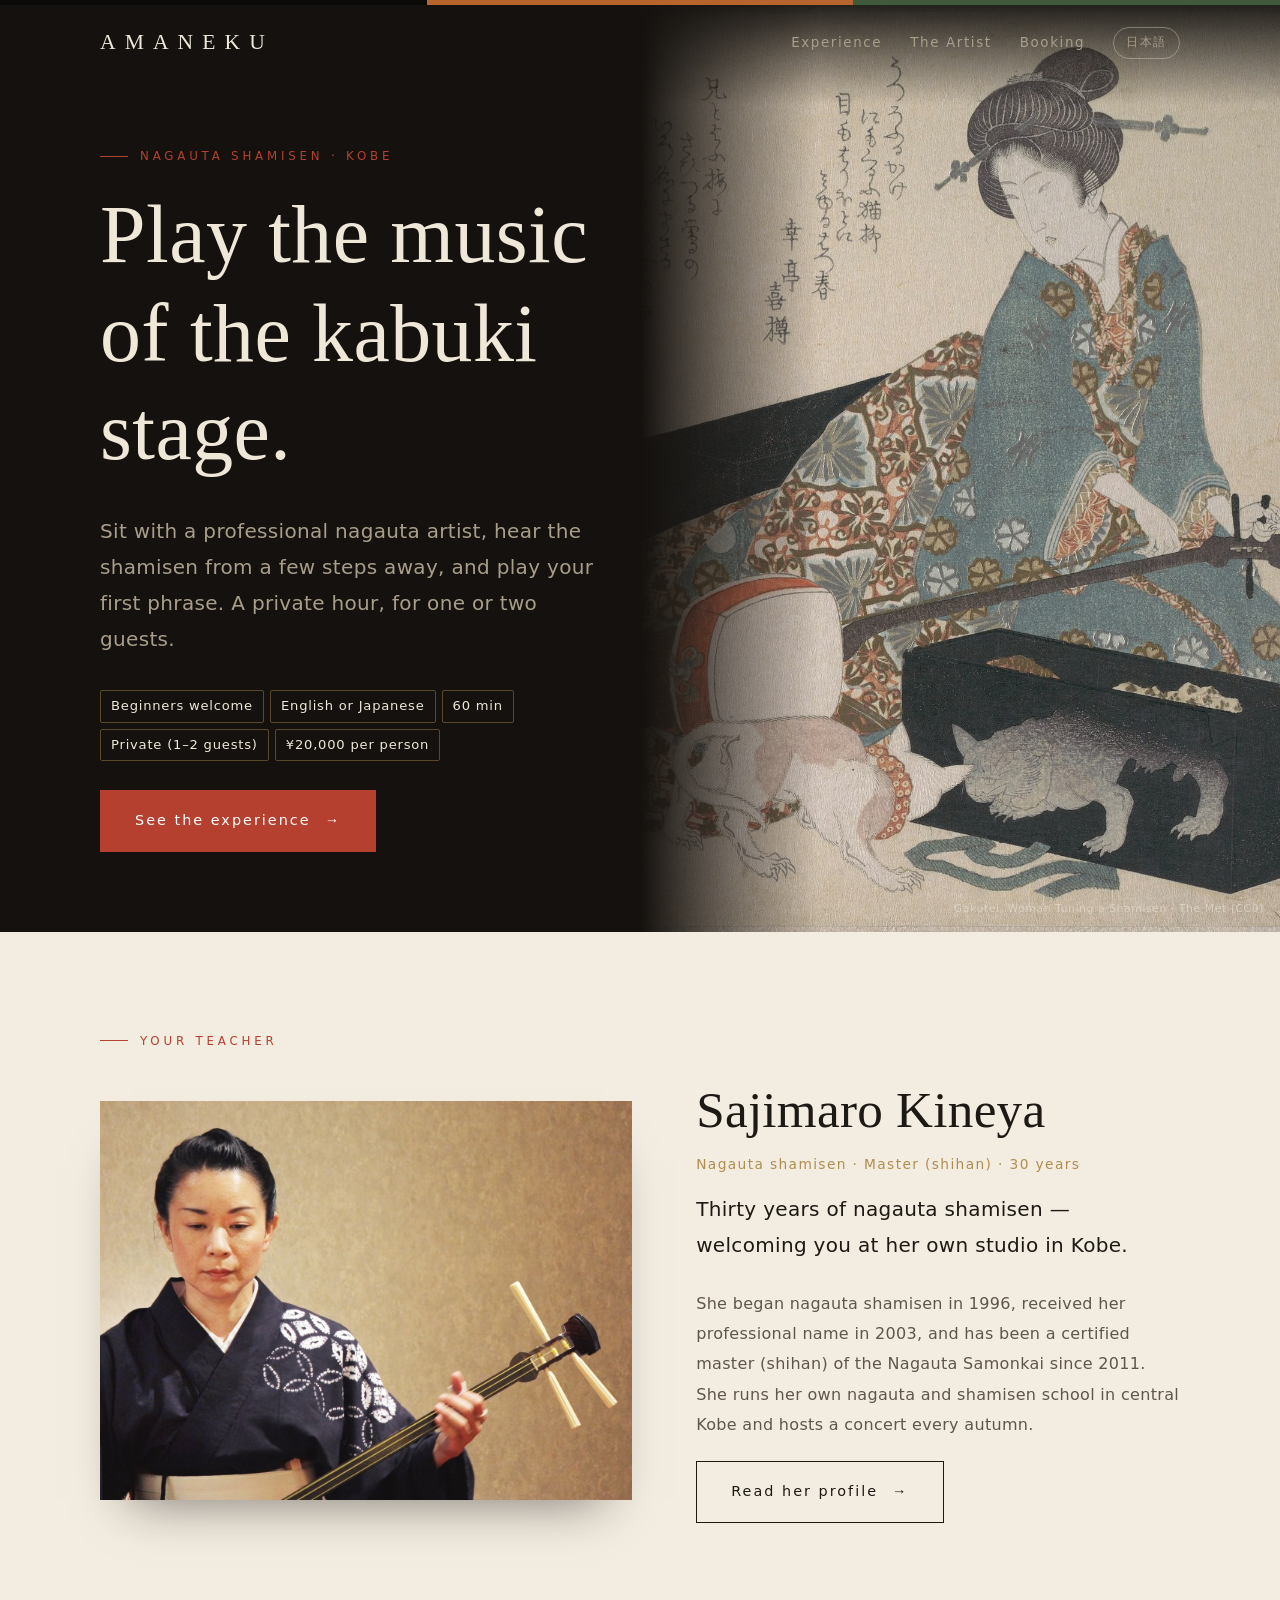
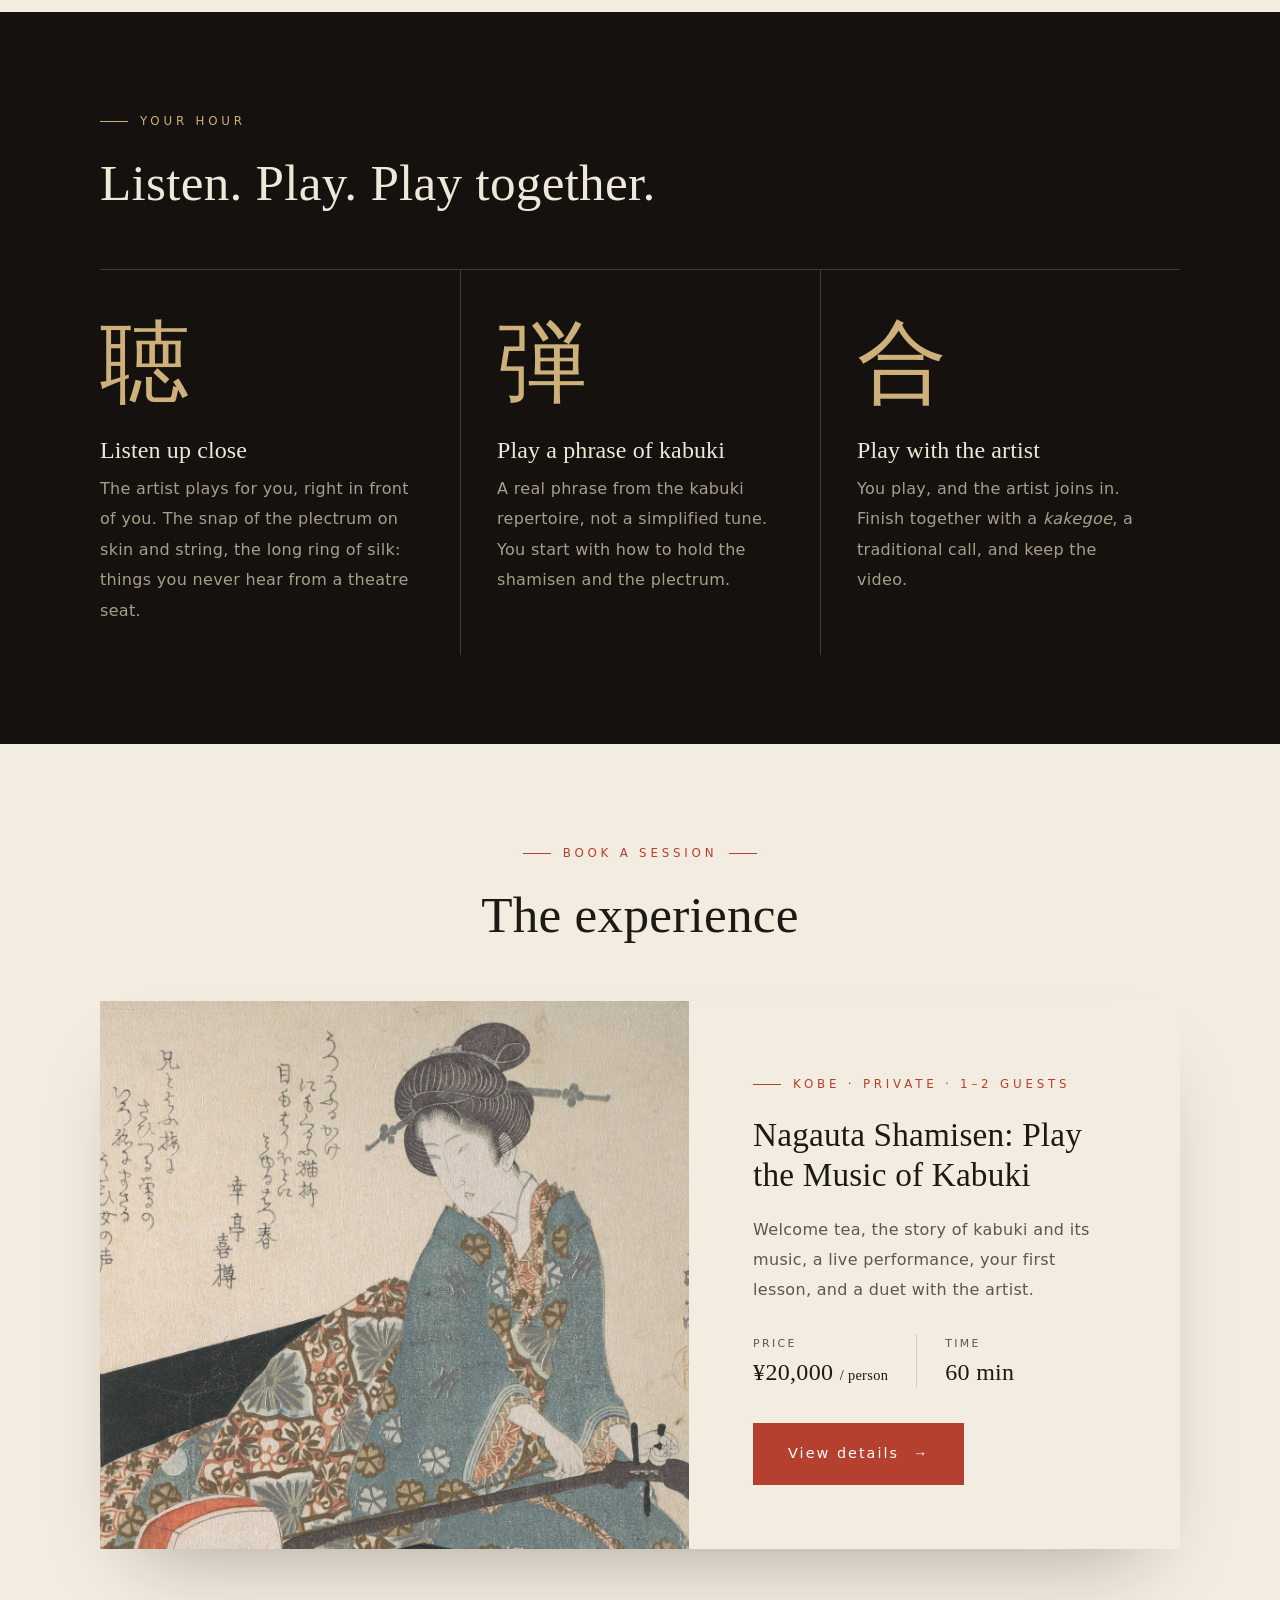
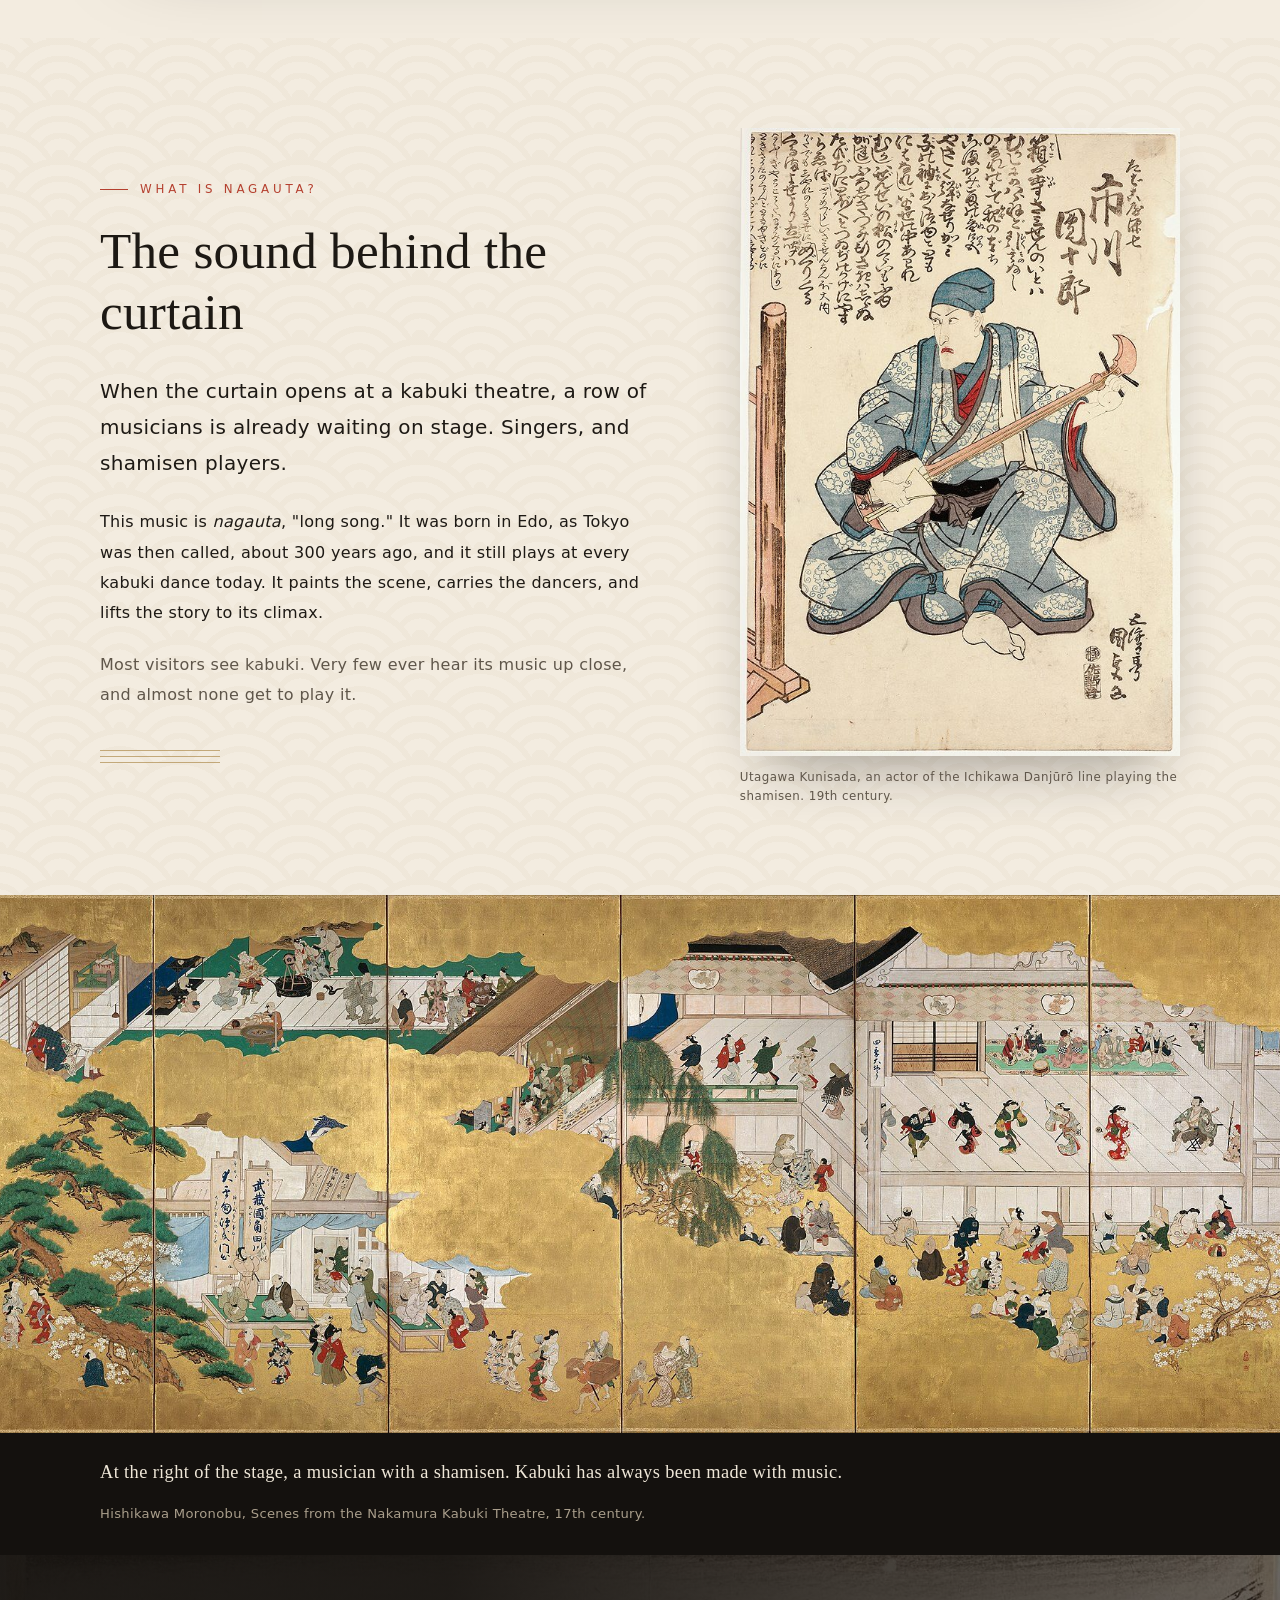
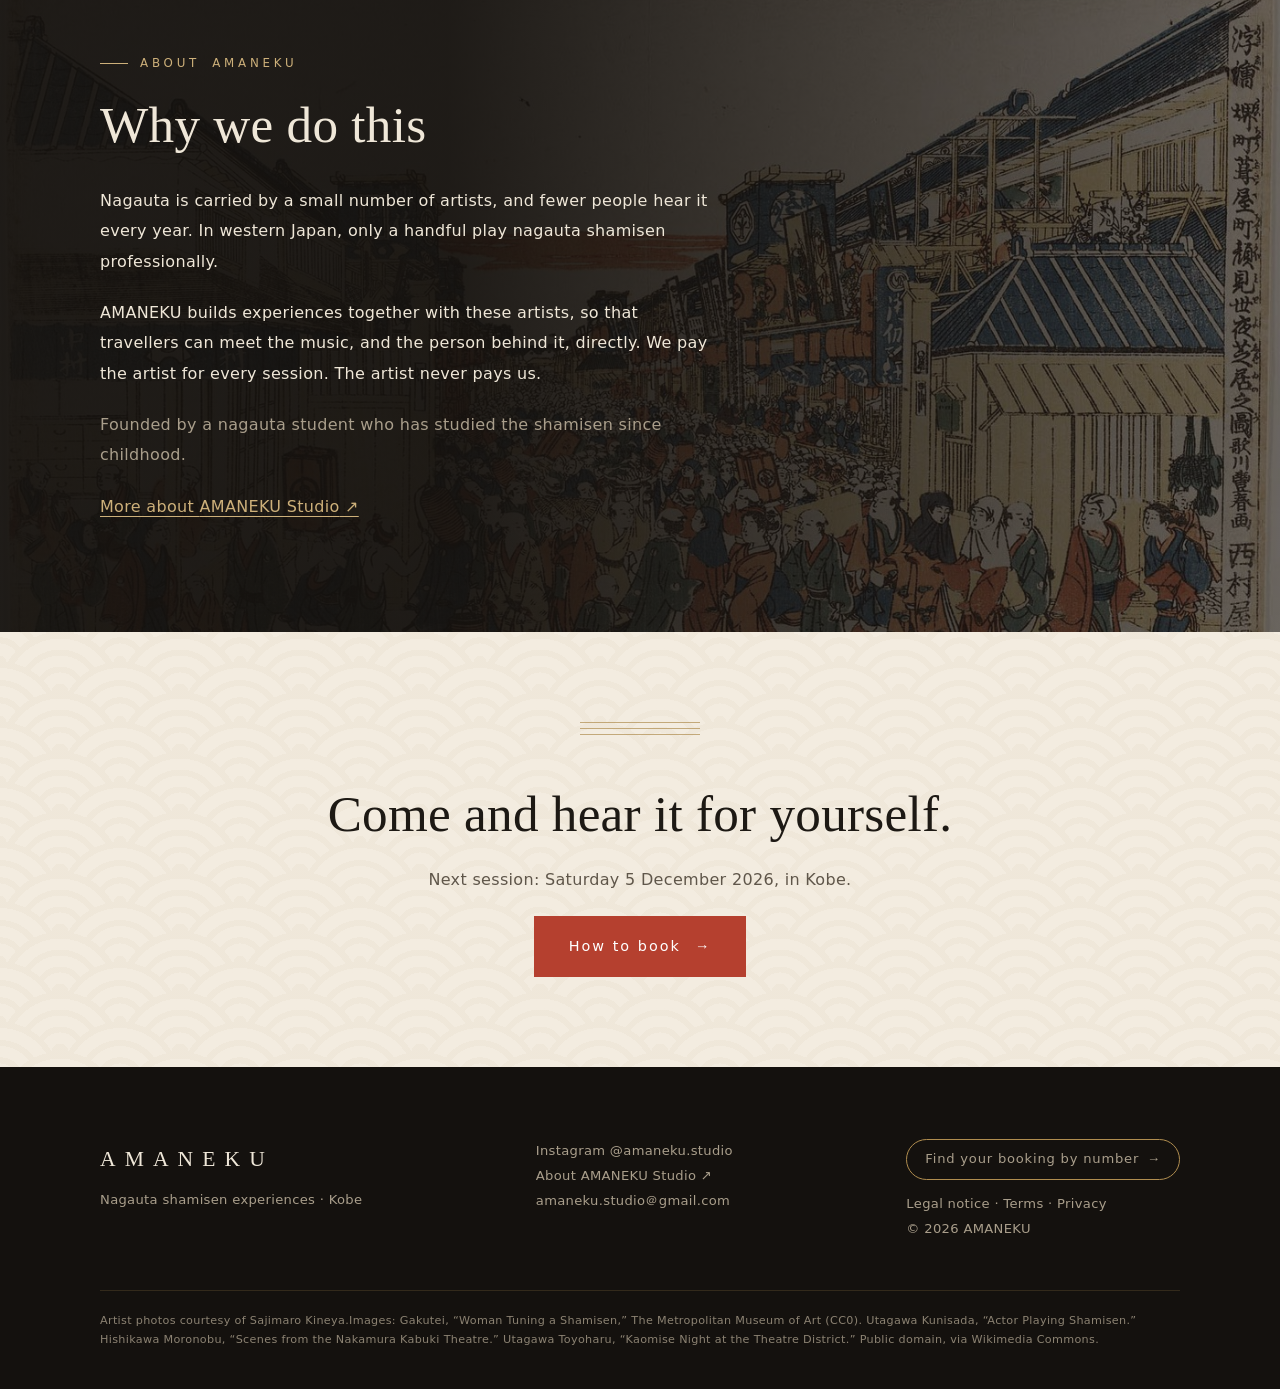
<file: index.html>
<!doctype html>
<html lang="en">
<head>
<meta charset="utf-8">
<meta http-equiv="Content-Security-Policy" content="default-src 'self'; script-src 'self' 'sha256-+g8NcLocS+J3GycqzifURA1tshLZYF4IOyKaIvs1fI8=' 'sha256-EjybbuHvVDgNgoO8zO6FQB5c3XlNjq50l2YYNhiYtuU='; style-src 'self' 'unsafe-inline' https://fonts.googleapis.com; font-src https://fonts.gstatic.com; img-src 'self' data: https://amanekustudio-dotcom.github.io https://enoiaitbavewiusniakv.supabase.co; connect-src https://enoiaitbavewiusniakv.supabase.co; form-action 'self'; base-uri 'self'; object-src 'none'">
<meta name="referrer" content="strict-origin-when-cross-origin">
<meta name="robots" content="noindex, follow">
<meta name="viewport" content="width=device-width, initial-scale=1">
<link rel="icon" href="assets/img/favicon.svg" type="image/svg+xml">
<link rel="icon" href="assets/img/favicon-32.png" sizes="32x32" type="image/png">
<link rel="apple-touch-icon" href="assets/img/apple-touch-icon.png">
<title>AMANEKU</title>
<script>
  // ブラウザの言語が日本語なら日本語版へ、それ以外は英語版へ
  try {
    var ja = (navigator.language || "").toLowerCase().indexOf("ja") === 0;
    location.replace(ja ? "ja/index.html" : "en/index.html");
  } catch (e) {}
</script>
<style>
  body { background: #f6f1e7; color: #1f1b16; font-family: system-ui, sans-serif; display: flex; min-height: 100vh; align-items: center; justify-content: center; margin: 0; }
  a { margin: 0 12px; color: inherit; }
  @media (prefers-color-scheme: dark) { body { background: #17140f; color: #ece4d4; } }
</style>
</head>
<body>
  <p>AMANEKU — <a href="en/index.html">English</a> <a href="ja/index.html">日本語</a></p>
</body>
</html>
</file>
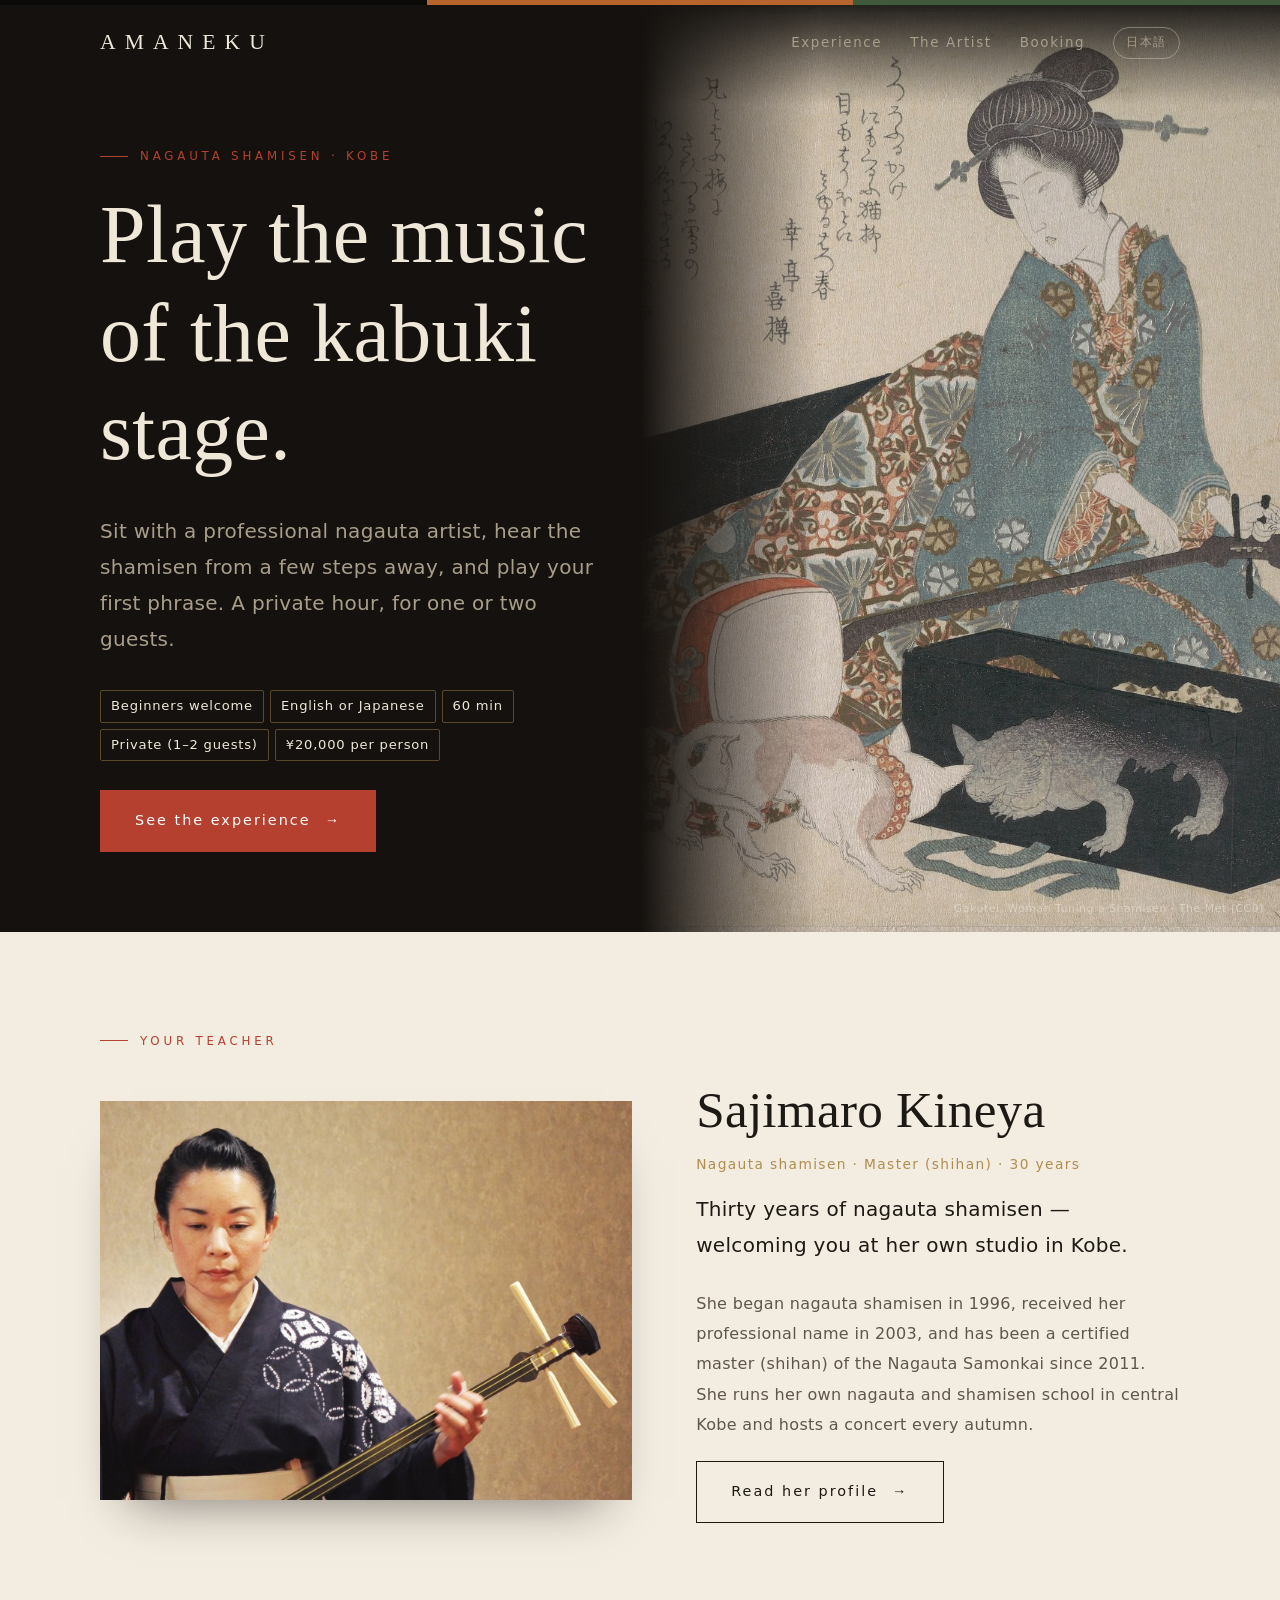
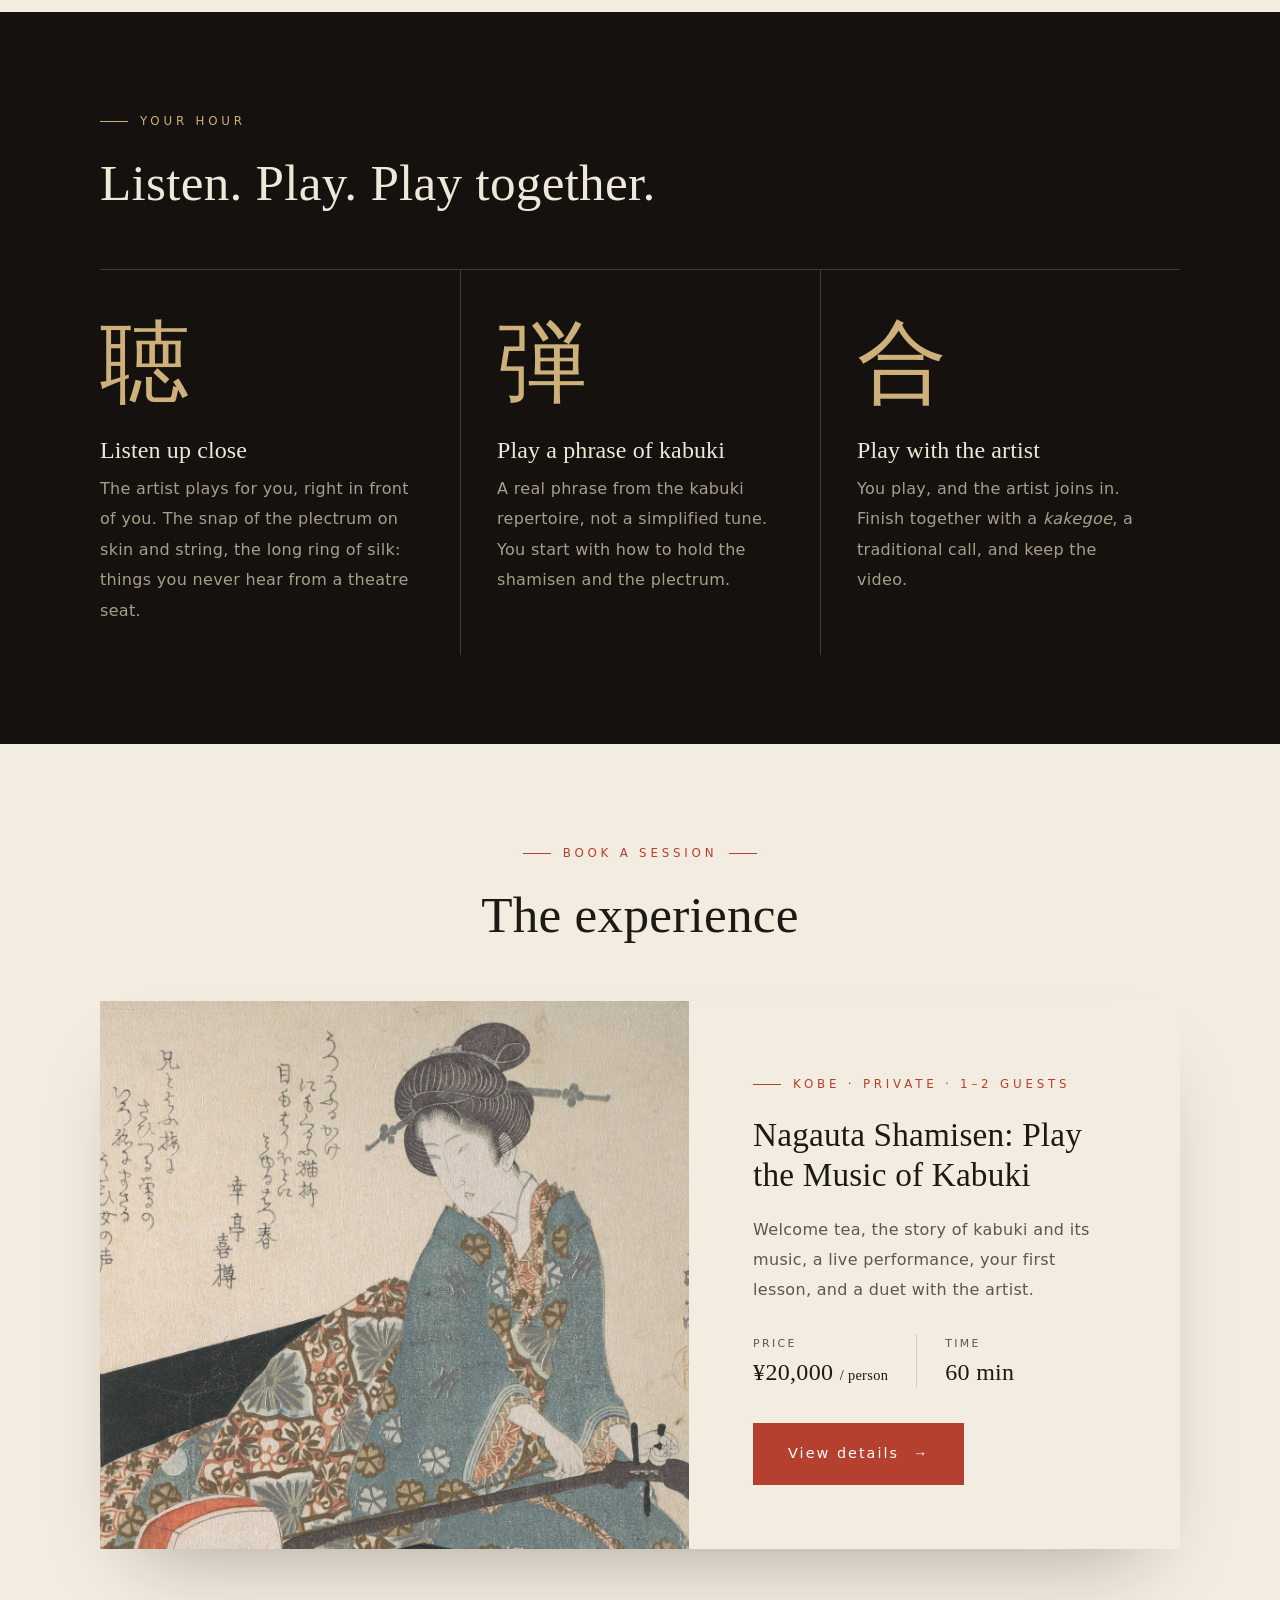
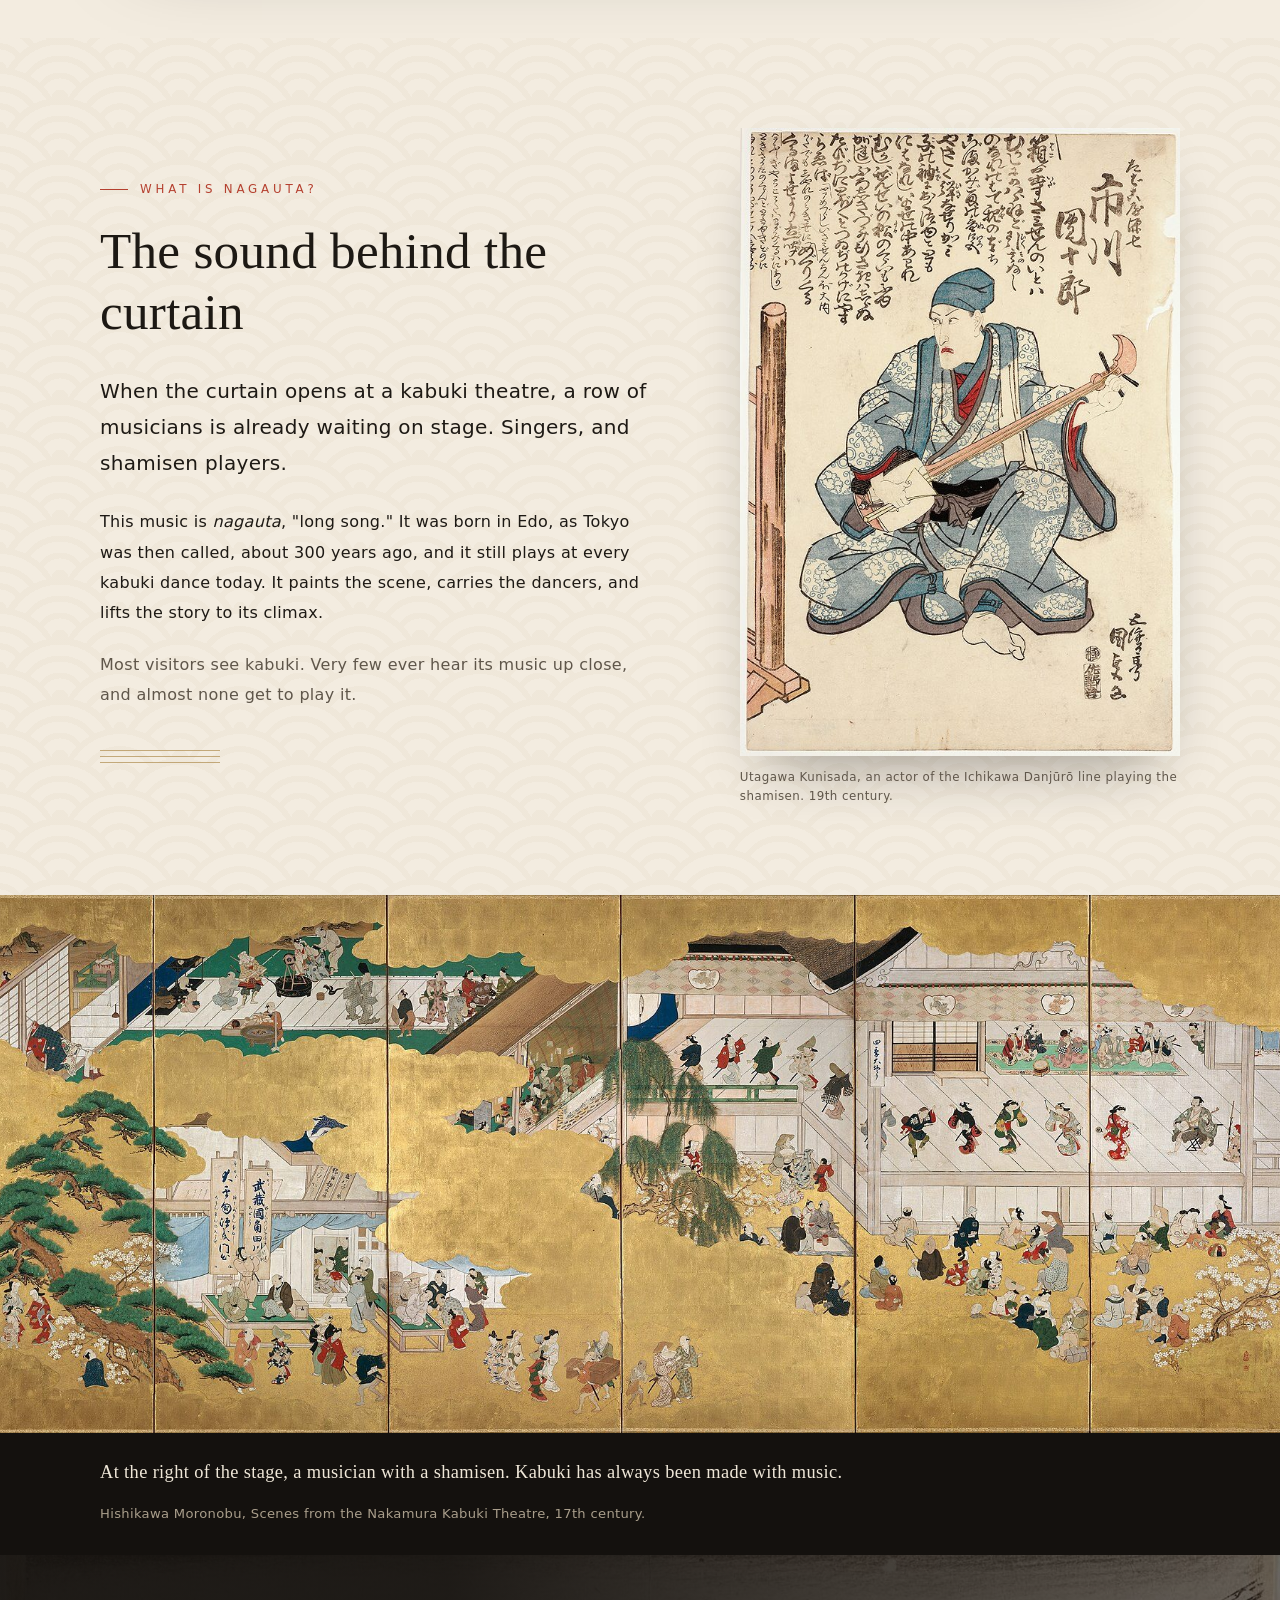
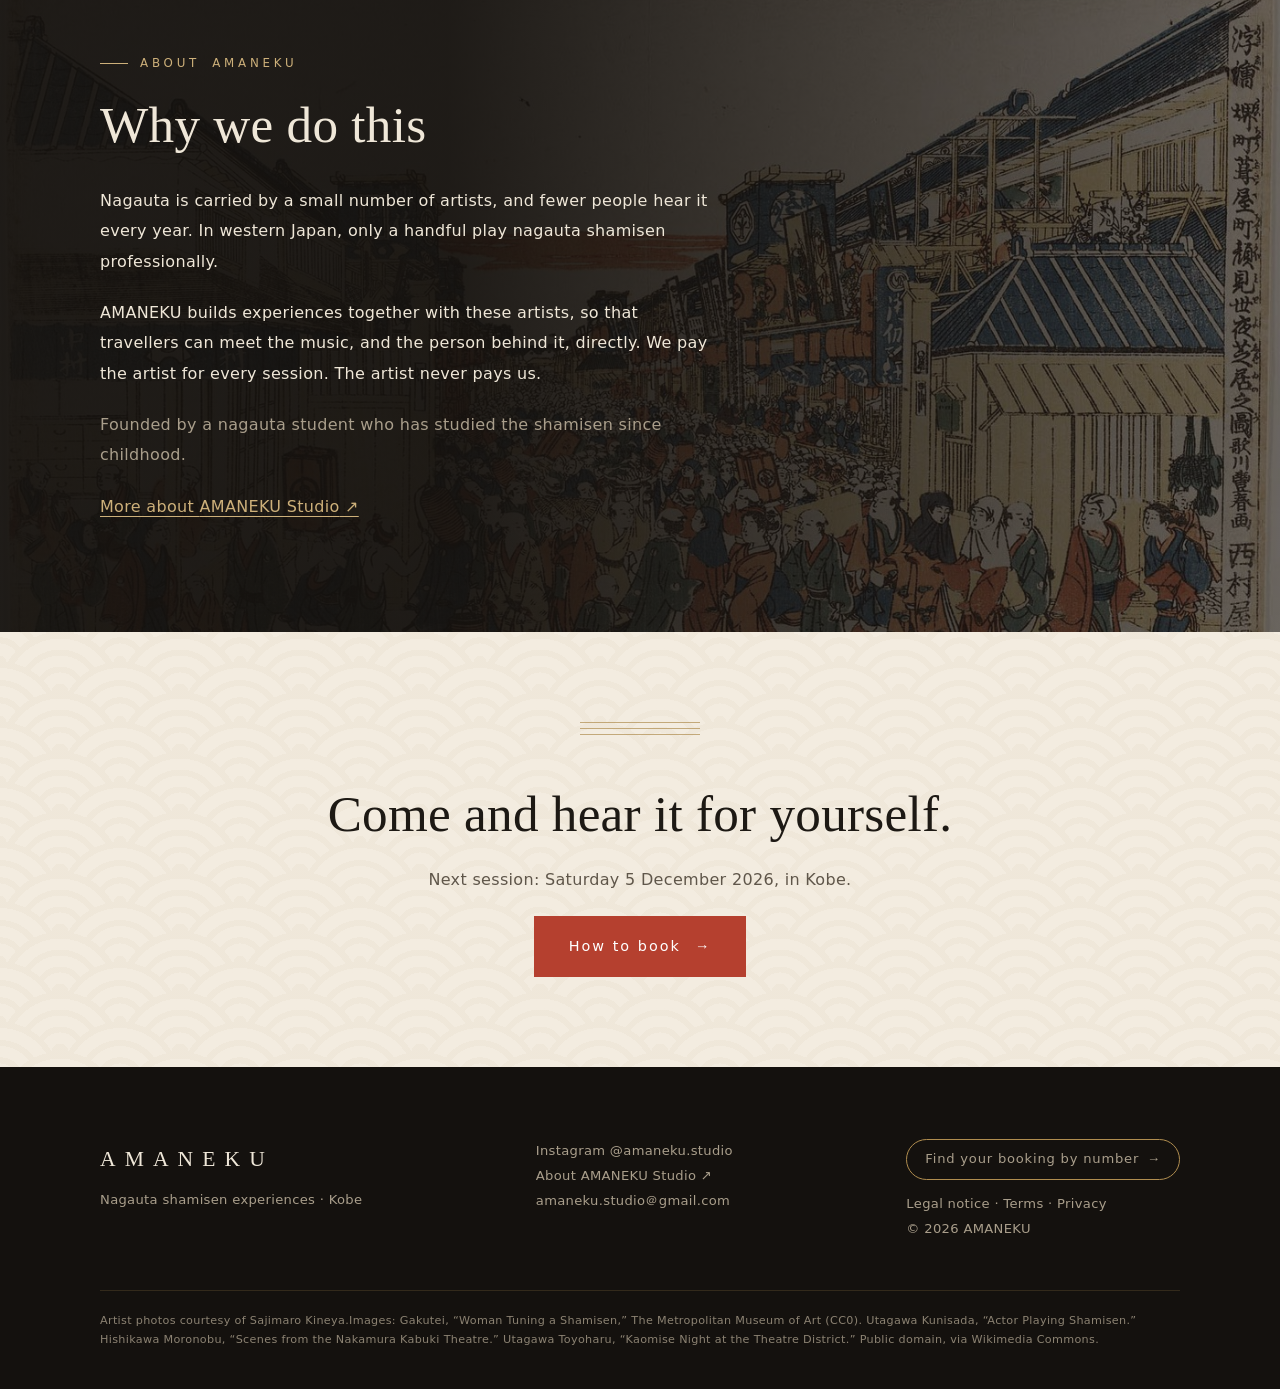
<file: en/index.html>
<!doctype html>
<html lang="en">
<head>
<meta charset="utf-8">
<meta http-equiv="Content-Security-Policy" content="default-src 'self'; script-src 'self' 'sha256-+g8NcLocS+J3GycqzifURA1tshLZYF4IOyKaIvs1fI8=' 'sha256-EjybbuHvVDgNgoO8zO6FQB5c3XlNjq50l2YYNhiYtuU='; style-src 'self' 'unsafe-inline' https://fonts.googleapis.com; font-src https://fonts.gstatic.com; img-src 'self' data: https://amanekustudio-dotcom.github.io https://enoiaitbavewiusniakv.supabase.co; connect-src https://enoiaitbavewiusniakv.supabase.co; form-action 'self'; base-uri 'self'; object-src 'none'">
<meta name="referrer" content="strict-origin-when-cross-origin">
<!-- 日本語ブラウザで英語版を開いたら、表示前に日本語版へ（自分でEnglishを選んだ人は除く） -->
<script>try{if(/^ja/i.test(navigator.language||"")&&localStorage.getItem("amaneku-lang")!=="en"){location.replace(location.href.replace("/en/","/ja/"))}}catch(e){}</script>
<meta name="viewport" content="width=device-width, initial-scale=1">
<link rel="icon" href="../assets/img/favicon.svg" type="image/svg+xml">
<link rel="icon" href="../assets/img/favicon-32.png" sizes="32x32" type="image/png">
<link rel="apple-touch-icon" href="../assets/img/apple-touch-icon.png">
<title>AMANEKU — Nagauta Shamisen in Kobe</title>
<meta name="description" content="Play the music of the kabuki stage with your own hands. A private nagauta shamisen session with a professional artist in Kobe, for one or two guests.">
<link rel="preconnect" href="https://fonts.googleapis.com">
<link rel="preconnect" href="https://fonts.gstatic.com" crossorigin>
<link href="https://fonts.googleapis.com/css2?family=EB+Garamond:ital,wght@0,400;0,500;1,400&family=Noto+Sans+JP:wght@400;500&family=Shippori+Mincho:wght@400;500&display=swap" rel="stylesheet">
<link rel="stylesheet" href="../assets/style.css?v=20261027a">
<script src="../assets/site.js?v=20261027a"></script>
</head>
<body>

<div class="joshiki" aria-hidden="true"><span></span><span></span><span></span></div>
<header class="site-header">
  <div class="wrap">
    <a class="logo" href="index.html" translate="no">AMANEKU</a>
    <nav class="nav">
      <a href="experience.html">Experience</a>
      <a href="artist.html">The Artist</a>
      <a href="booking.html">Booking</a>
      <a class="lang" href="../ja/index.html" hreflang="ja">日本語</a>
    </nav>
  </div>
</header>

<main>
  <section class="hero">
    <div class="hero-text">
      <span class="eyebrow">Nagauta Shamisen · Kobe</span>
      <h1>Play the music<br>of the kabuki stage.</h1>
      <p class="lead">Sit with a professional nagauta artist, hear the shamisen from a few steps away, and play your first phrase. A private hour, for one or two guests.</p>
      <ul class="keyfacts"><li>Beginners welcome</li><li>English or Japanese</li><li>60 min</li><li>Private (1–2 guests)</li><li>¥20,000 per person</li></ul>
      <div><a class="btn" href="experience.html">See the experience</a></div>
    </div>
    <div class="hero-img">
      <img src="../assets/img/shamisen-tuning.jpg" alt="Woodblock print of a woman in a patterned kimono tuning a shamisen">
      <div class="credit">Gakutei, Woman Tuning a Shamisen · The Met (CC0)</div>
    </div>
  </section>

  <section>
    <div class="wrap">
      <span class="eyebrow">Your teacher</span>
      <div class="feature-artist">
        <a class="fa-photo" href="artist.html"><img src="../assets/img/sajimaro-portrait.jpg" alt="Sajimaro Kineya holding her shamisen"></a>
        <div class="fa-body">
          <h2>Sajimaro Kineya</h2>
          <p class="fa-role">Nagauta shamisen · Master (shihan) · 30 years</p>
          <p class="lead">Thirty years of nagauta shamisen — welcoming you at her own studio in Kobe.</p>
          <p class="muted">She began nagauta shamisen in 1996, received her professional name in 2003, and has been a certified master (shihan) of the Nagauta Samonkai since 2011. She runs her own nagauta and shamisen school in central Kobe and hosts a concert every autumn.</p>
          <a class="btn ghost" href="artist.html">Read her profile</a>
        </div>
      </div>
    </div>
  </section>

  <section class="dark">
    <div class="wrap">
      <span class="eyebrow">Your hour</span>
      <h2 style="max-width:16em">Listen. Play. Play together.</h2>
      <div class="verbs" style="margin-top:56px">
        <div class="verb">
          <span class="kanji">聴</span>
          <h3>Listen up close</h3>
          <p class="muted">The artist plays for you, right in front of you. The snap of the plectrum on skin and string, the long ring of silk: things you never hear from a theatre seat.</p>
        </div>
        <div class="verb">
          <span class="kanji">弾</span>
          <h3>Play a phrase of kabuki</h3>
          <p class="muted">A real phrase from the kabuki repertoire, not a simplified tune. You start with how to hold the shamisen and the plectrum.</p>
        </div>
        <div class="verb">
          <span class="kanji">合</span>
          <h3>Play with the artist</h3>
          <p class="muted">You play, and the artist joins in. Finish together with a <em>kakegoe</em>, a traditional call, and keep the video.</p>
        </div>
      </div>
    </div>
  </section>

  <section class="band">
    <div class="wrap">
      <div class="center" style="margin-bottom:56px">
        <span class="eyebrow">Book a session</span>
        <h2>The experience</h2>
      </div>
      <a class="exp" href="experience.html">
        <div class="img" style="background-image:url(../assets/img/shamisen-tuning-wide.jpg);background-position:65% 60%" role="img" aria-label="Detail of a woodblock print: hands tuning a shamisen"></div>
        <div class="body">
          <span class="eyebrow">Kobe · Private · 1–2 guests</span>
          <h3>Nagauta Shamisen: Play the Music of Kabuki</h3>
          <p class="muted">Welcome tea, the story of kabuki and its music, a live performance, your first lesson, and a duet with the artist.</p>
          <dl class="facts two">
            <div><dt>Price</dt><dd>¥20,000 <small style="font-size:.6em">/ person</small></dd></div>
            <div><dt>Time</dt><dd>60 min</dd></div>
          </dl>
          <span class="btn">View details</span>
        </div>
      </a>
    </div>
  </section>

  <section class="seigaiha">
    <div class="wrap split wide-left">
      <div>
        <span class="eyebrow">What is nagauta?</span>
        <h2>The sound behind the curtain</h2>
        <p class="lead">When the curtain opens at a kabuki theatre, a row of musicians is already waiting on stage. Singers, and shamisen players.</p>
        <p>This music is <em>nagauta</em>, "long song." It was born in Edo, as Tokyo was then called, about 300 years ago, and it still plays at every kabuki dance today. It paints the scene, carries the dancers, and lifts the story to its climax.</p>
        <p class="muted">Most visitors see kabuki. Very few ever hear its music up close, and almost none get to play it.</p>
        <div class="ito short" style="margin-top:40px"></div>
      </div>
      <figure class="print">
        <img src="../assets/img/danjuro-shamisen.jpg" alt="Woodblock print of a kabuki actor seated, playing the shamisen">
        <figcaption>Utagawa Kunisada, an actor of the Ichikawa Danjūrō line playing the shamisen. 19th century.</figcaption>
      </figure>
    </div>
  </section>

  <section class="screen">
    <img src="../assets/img/nakamuraza-screen.jpg" alt="Gold-leaf folding screen showing the Nakamura kabuki theatre, with dancers on stage and musicians seated at the right">
    <div class="wrap cap">
      <strong>At the right of the stage, a musician with a shamisen. Kabuki has always been made with music.</strong>
      <span>Hishikawa Moronobu, Scenes from the Nakamura Kabuki Theatre, 17th century.</span>
    </div>
  </section>

  <section class="about" style="background-image:url(../assets/img/shibai-machi.jpg)">
    <div class="wrap">
      <div style="max-width:620px">
        <span class="eyebrow" style="color:var(--kin-soft)">About <span translate="no">AMANEKU</span></span>
        <h2>Why we do this</h2>
        <p>Nagauta is carried by a small number of artists, and fewer people hear it every year. In western Japan, only a handful play nagauta shamisen professionally.</p>
        <p><span translate="no">AMANEKU</span> builds experiences together with these artists, so that travellers can meet the music, and the person behind it, directly. We pay the artist for every session. The artist never pays us.</p>
        <p class="muted">Founded by a nagauta student who has studied the shamisen since childhood.</p>
        <p><a class="about-more" href="https://humble-locket-a1c.notion.site/amaneku-studio-hp" target="_blank" rel="noopener">More about <span translate="no">AMANEKU Studio</span> ↗</a></p>
      </div>
    </div>
  </section>

  <section class="cta seigaiha">
    <div class="wrap narrow">
      <div class="ito short" style="margin-bottom:48px"></div>
      <h2>Come and hear it for yourself.</h2>
      <p class="muted">Next session: Saturday 5 December 2026, in Kobe.</p>
      <a class="btn" href="booking.html">How to book</a>
    </div>
  </section>
</main>

<footer class="site-footer">
  <div class="wrap">
    <div class="top">
      <div>
        <a class="logo" href="index.html" translate="no">AMANEKU</a>
        <div>Nagauta shamisen experiences · Kobe</div>
      </div>
      <div>
        <a href="https://www.instagram.com/amaneku.studio/">Instagram @amaneku.studio</a><br>
        <a href="https://humble-locket-a1c.notion.site/amaneku-studio-hp" target="_blank" rel="noopener">About <span translate="no">AMANEKU Studio</span> ↗</a><br>
        <span translate="no">amaneku.studio＠gmail.com</span>
      </div>
      <div>
        <a class="foot-lookup" href="lookup.html">Find your booking by number</a><br><a href="legal.html#tokushoho">Legal notice</a> · <a href="legal.html#terms">Terms</a> · <a href="legal.html#privacy">Privacy</a><br>
        © 2026 <span translate="no">AMANEKU</span>
      </div>
    </div>
    <div class="credits">Artist photos courtesy of Sajimaro Kineya.Images: Gakutei, “Woman Tuning a Shamisen,” The Metropolitan Museum of Art (CC0). Utagawa Kunisada, “Actor Playing Shamisen.” Hishikawa Moronobu, “Scenes from the Nakamura Kabuki Theatre.” Utagawa Toyoharu, “Kaomise Night at the Theatre District.” Public domain, via Wikimedia Commons.</div>
  </div>
</footer>

</body>
</html>
</file>
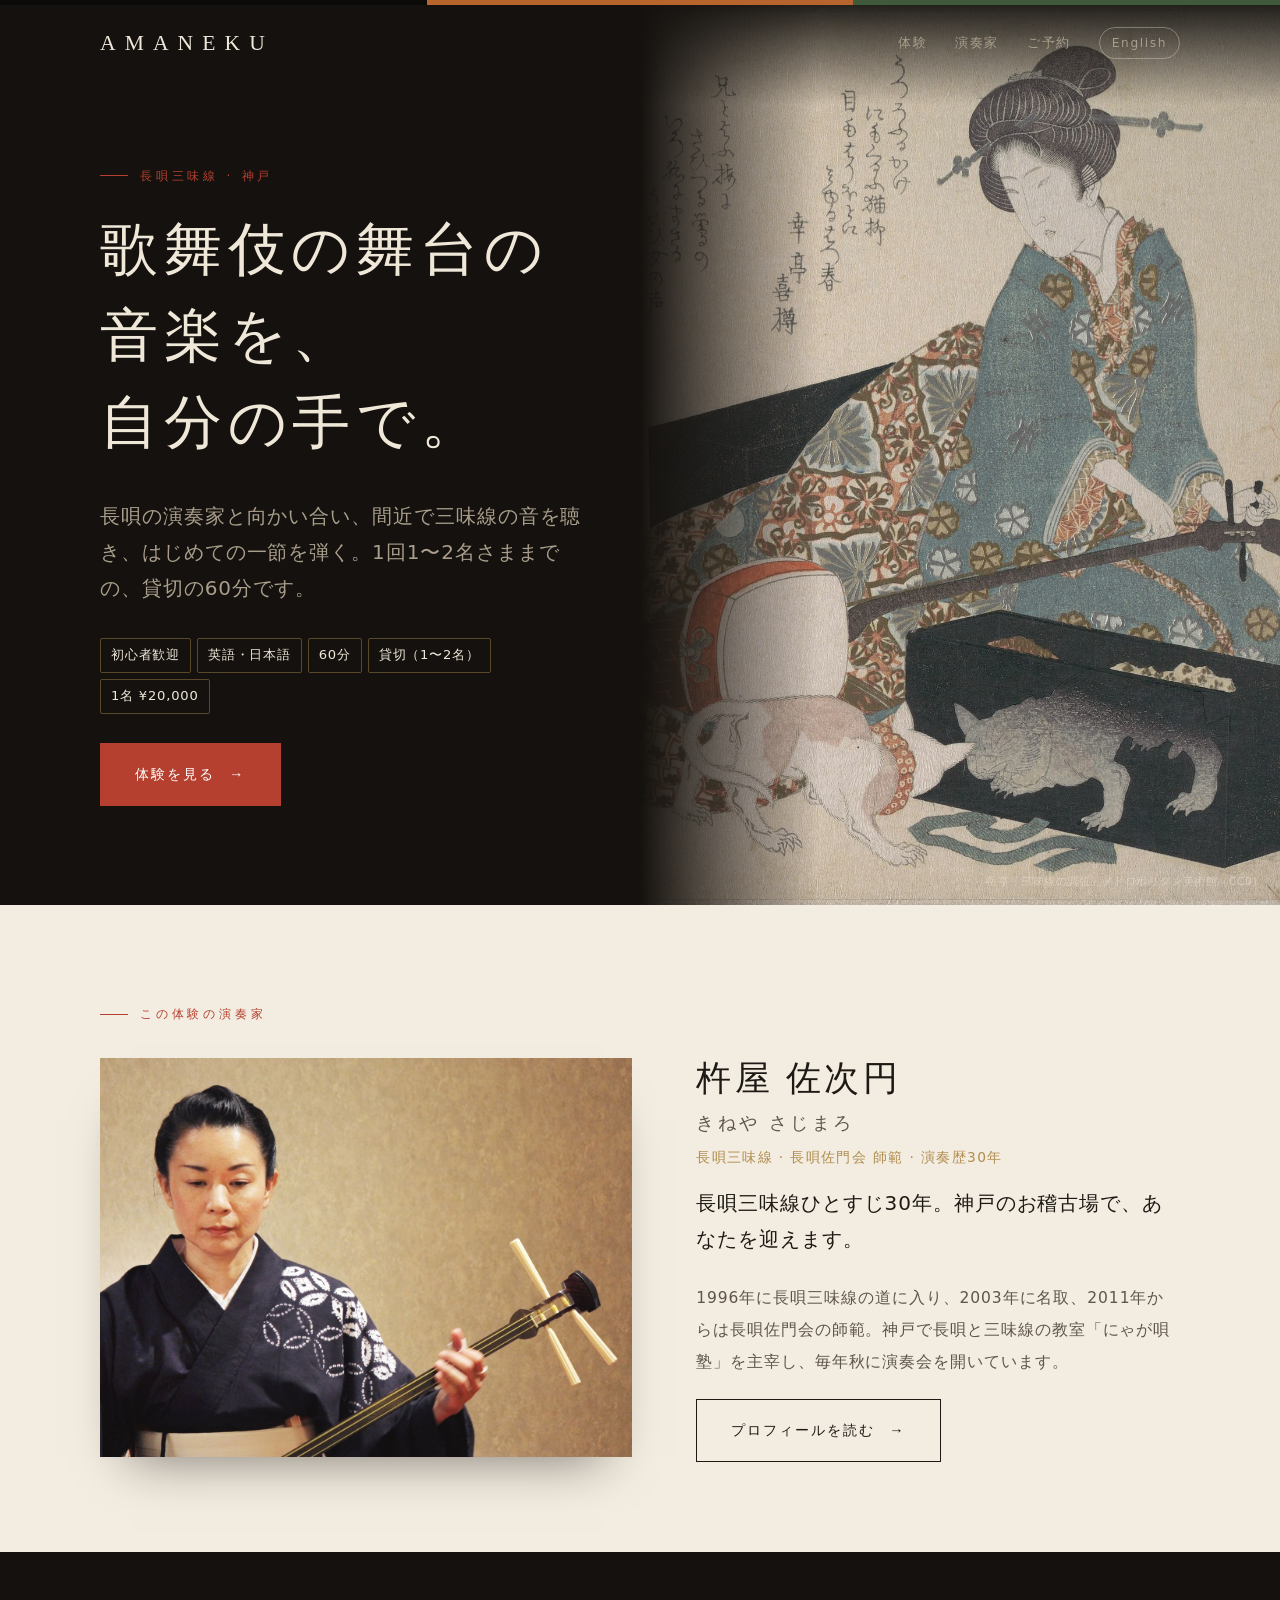
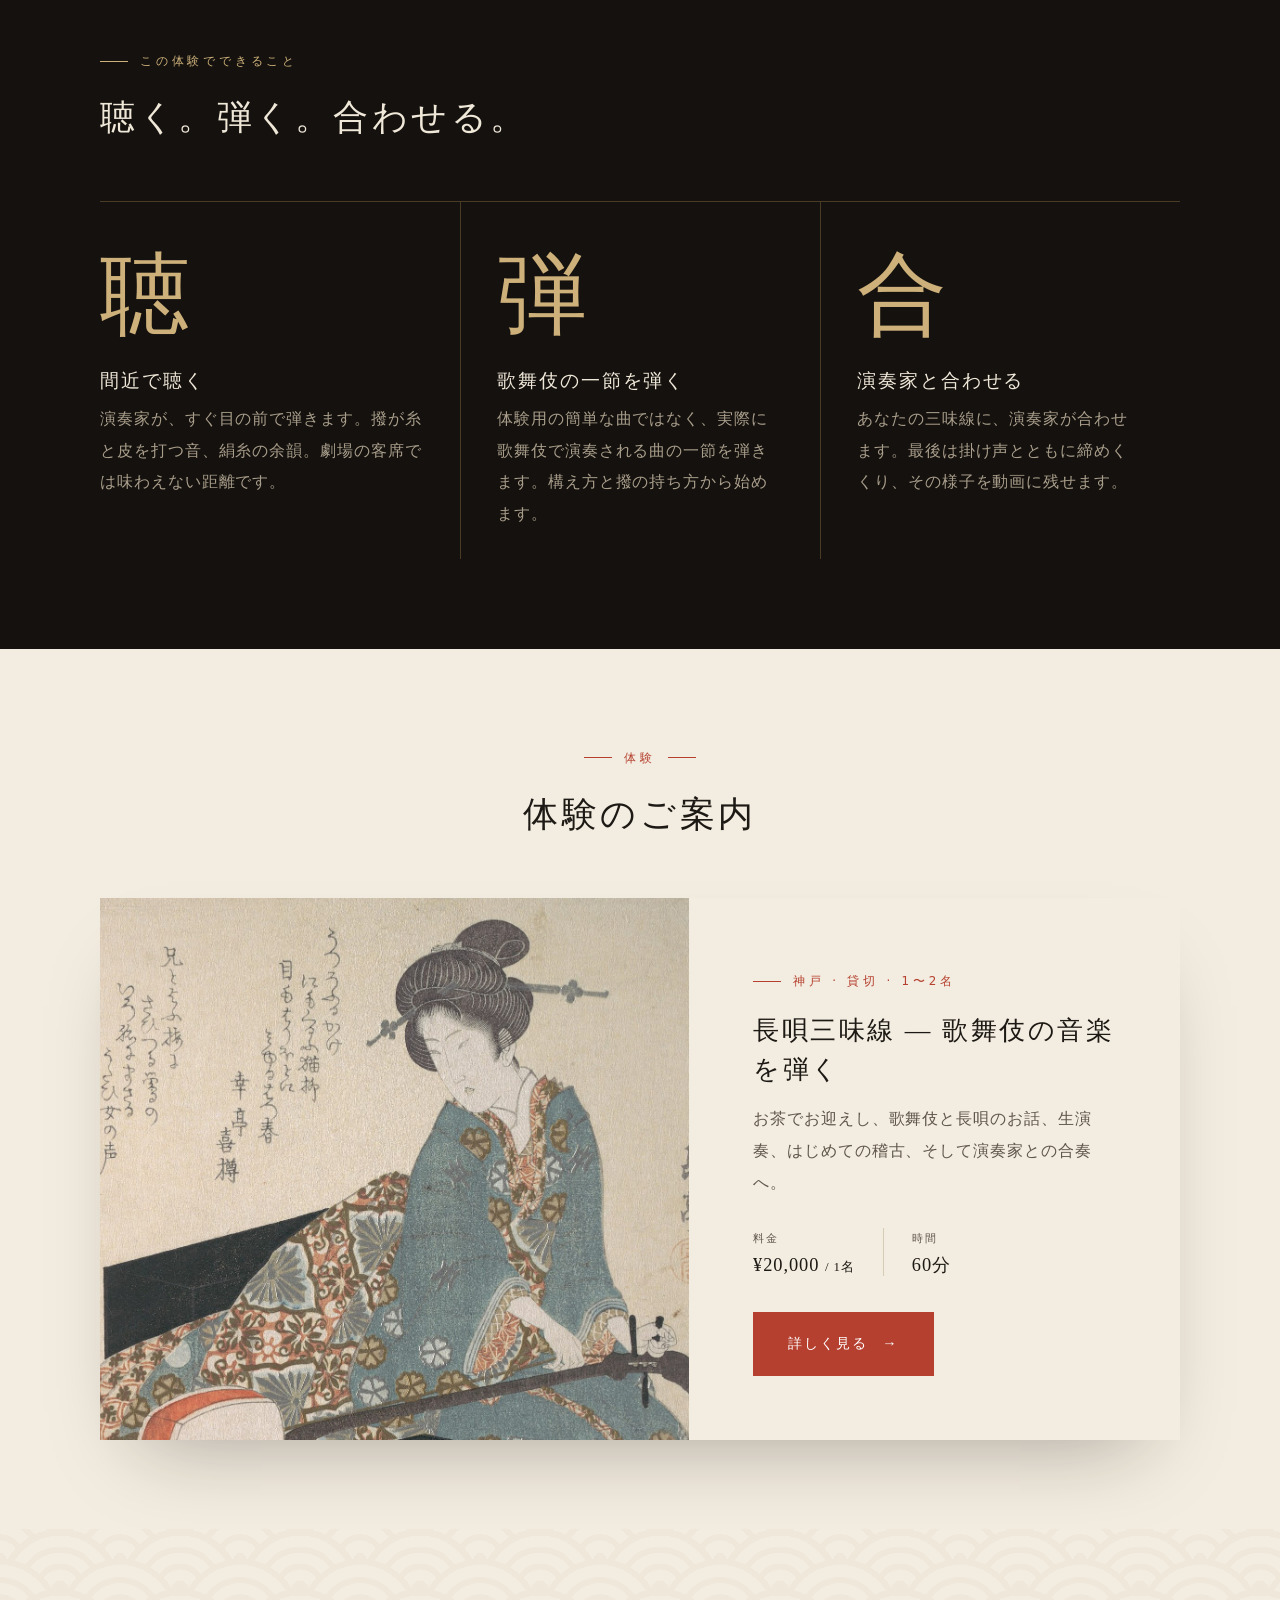
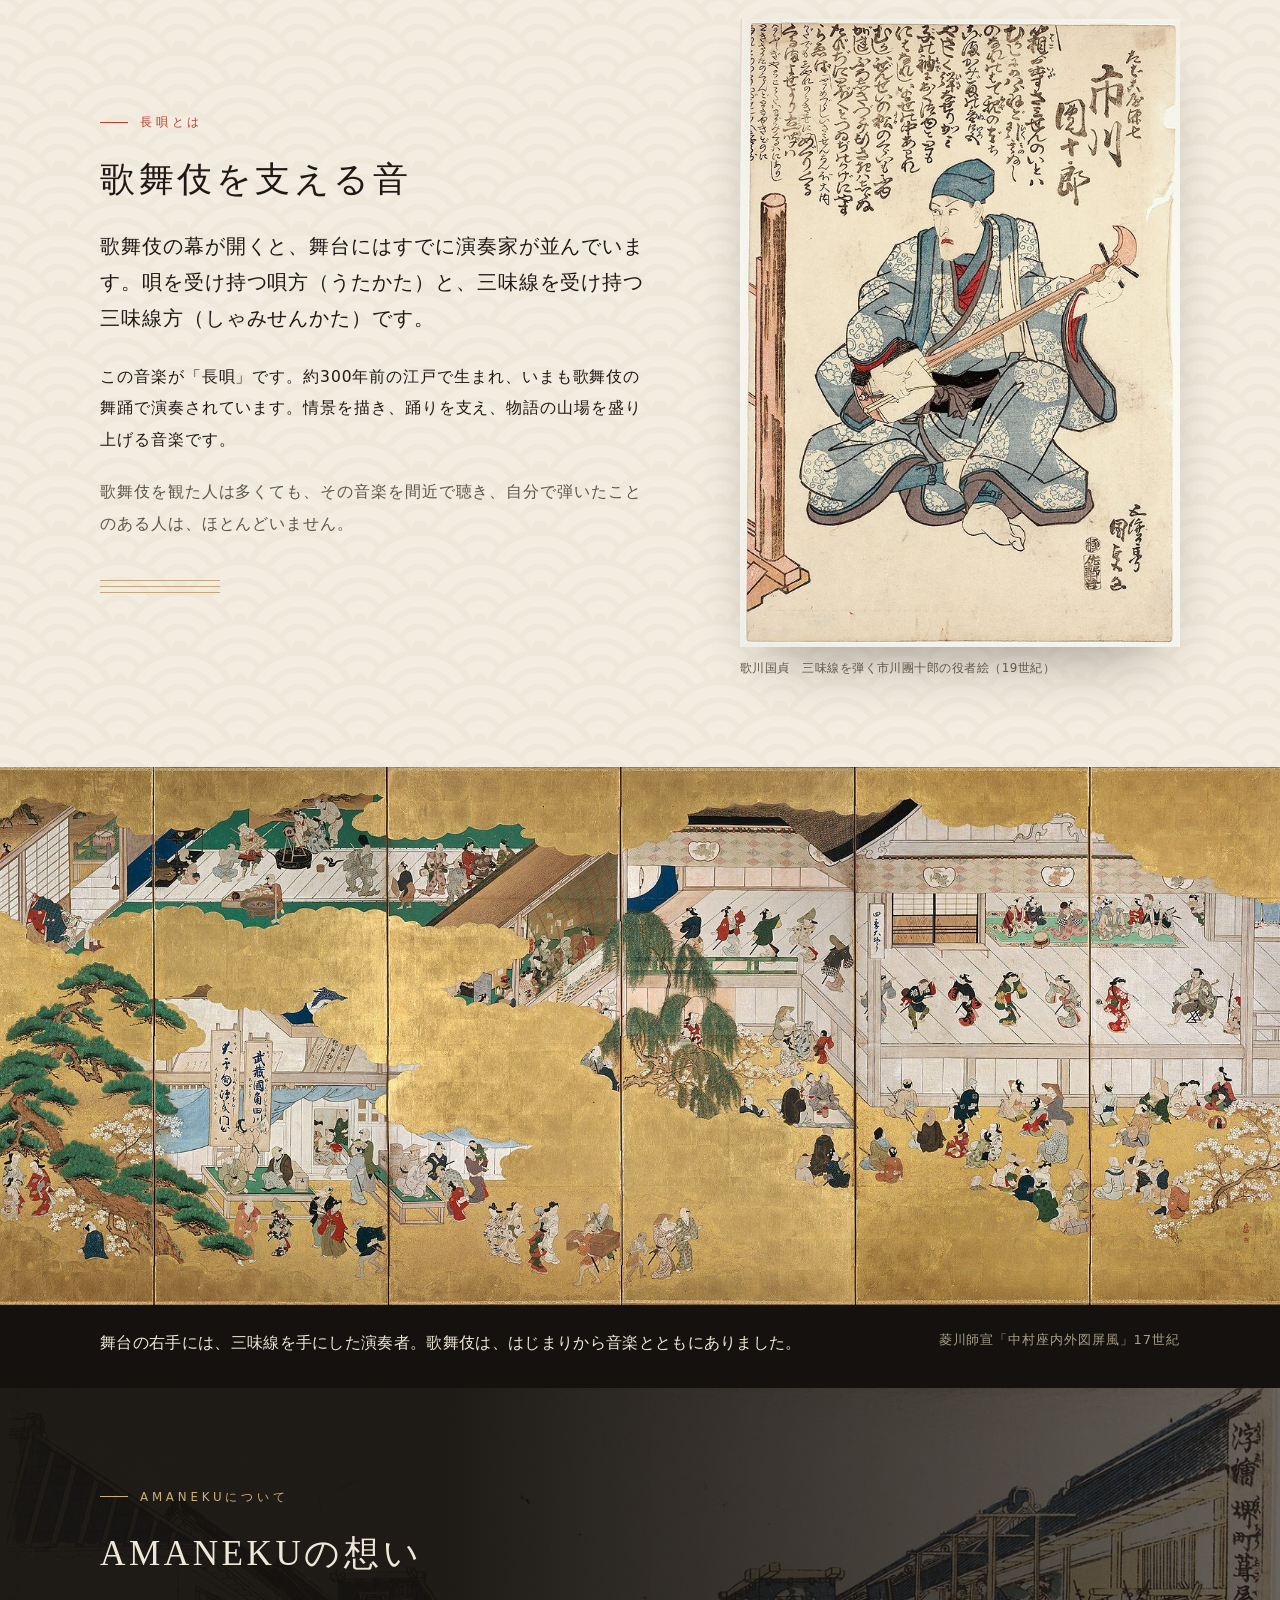
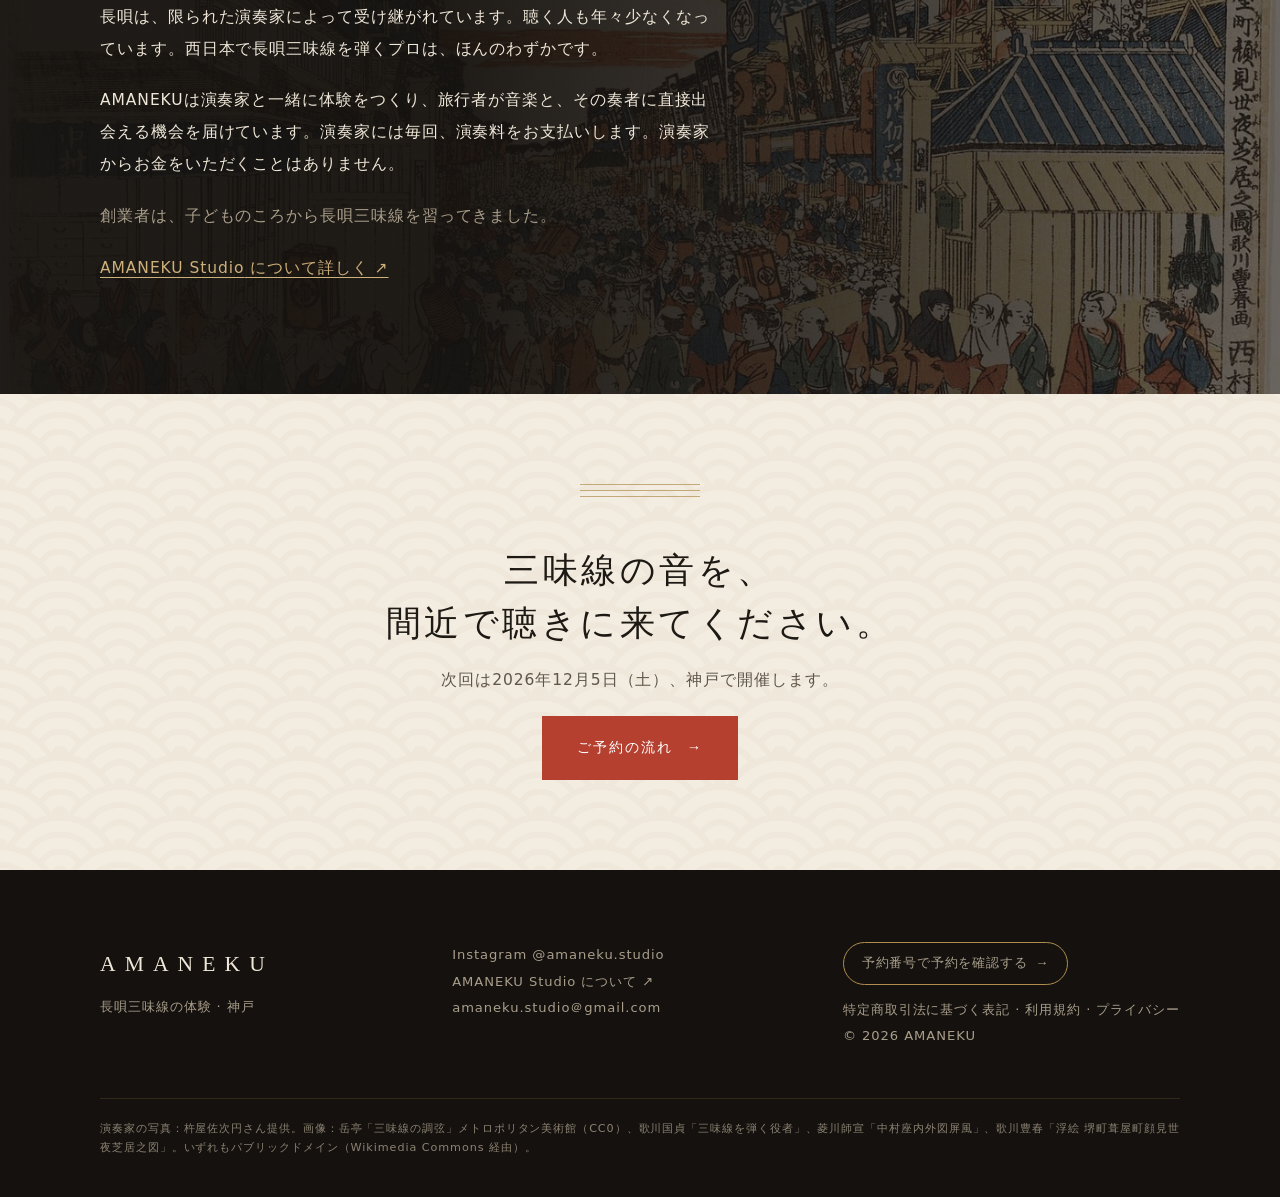
<file: ja/index.html>
<!doctype html>
<html lang="ja">
<head>
<meta charset="utf-8">
<meta http-equiv="Content-Security-Policy" content="default-src 'self'; script-src 'self' 'sha256-+g8NcLocS+J3GycqzifURA1tshLZYF4IOyKaIvs1fI8=' 'sha256-EjybbuHvVDgNgoO8zO6FQB5c3XlNjq50l2YYNhiYtuU='; style-src 'self' 'unsafe-inline' https://fonts.googleapis.com; font-src https://fonts.gstatic.com; img-src 'self' data: https://amanekustudio-dotcom.github.io https://enoiaitbavewiusniakv.supabase.co; connect-src https://enoiaitbavewiusniakv.supabase.co; form-action 'self'; base-uri 'self'; object-src 'none'">
<meta name="referrer" content="strict-origin-when-cross-origin">
<meta name="viewport" content="width=device-width, initial-scale=1">
<link rel="icon" href="../assets/img/favicon.svg" type="image/svg+xml">
<link rel="icon" href="../assets/img/favicon-32.png" sizes="32x32" type="image/png">
<link rel="apple-touch-icon" href="../assets/img/apple-touch-icon.png">
<title>AMANEKU — 神戸で長唄三味線を</title>
<meta name="description" content="歌舞伎の舞台の音楽を、自分の手で。神戸で、長唄の演奏家と過ごす60分の貸切体験。1回1〜2名。">
<link rel="preconnect" href="https://fonts.googleapis.com">
<link rel="preconnect" href="https://fonts.gstatic.com" crossorigin>
<link href="https://fonts.googleapis.com/css2?family=EB+Garamond:ital,wght@0,400;0,500;1,400&family=Noto+Sans+JP:wght@400;500&family=Shippori+Mincho:wght@400;500&display=swap" rel="stylesheet">
<link rel="stylesheet" href="../assets/style.css?v=20261027a">
<script src="../assets/site.js?v=20261027a"></script>
</head>
<body>

<div class="joshiki" aria-hidden="true"><span></span><span></span><span></span></div>
<header class="site-header">
  <div class="wrap">
    <a class="logo" href="index.html" translate="no">AMANEKU</a>
    <nav class="nav">
      <a href="experience.html">体験</a>
      <a href="artist.html">演奏家</a>
      <a href="booking.html">ご予約</a>
      <a class="lang" href="../en/index.html" hreflang="en">English</a>
    </nav>
  </div>
</header>

<main>
  <section class="hero">
    <div class="hero-text">
      <span class="eyebrow">長唄三味線 · 神戸</span>
      <h1><span class="nw">歌舞伎の舞台の</span><span class="nw">音楽を、</span><br><span class="nw">自分の手で。</span></h1>
      <p class="lead">長唄の演奏家と向かい合い、間近で三味線の音を聴き、はじめての一節を弾く。1回1〜2名さままでの、貸切の60分です。</p>
      <ul class="keyfacts"><li>初心者歓迎</li><li>英語・日本語</li><li>60分</li><li>貸切（1〜2名）</li><li>1名 ¥20,000</li></ul>
      <div><a class="btn" href="experience.html">体験を見る</a></div>
    </div>
    <div class="hero-img">
      <img src="../assets/img/shamisen-tuning.jpg" alt="三味線の調子を合わせる女性を描いた浮世絵">
      <div class="credit">岳亭「三味線の調弦」メトロポリタン美術館（CC0）</div>
    </div>
  </section>

  <section>
    <div class="wrap">
      <span class="eyebrow">この体験の演奏家</span>
      <div class="feature-artist">
        <a class="fa-photo" href="artist.html"><img src="../assets/img/sajimaro-portrait.jpg" alt="三味線を構える杵屋佐次円さん"></a>
        <div class="fa-body">
          <h2>杵屋 佐次円<small class="kana">きねや さじまろ</small></h2>
          <p class="fa-role">長唄三味線 · 長唄佐門会 師範 · 演奏歴30年</p>
          <p class="lead">長唄三味線ひとすじ30年。神戸のお稽古場で、あなたを迎えます。</p>
          <p class="muted">1996年に長唄三味線の道に入り、2003年に名取、2011年からは長唄佐門会の師範。神戸で長唄と三味線の教室「にゃが唄塾」を主宰し、毎年秋に演奏会を開いています。</p>
          <a class="btn ghost" href="artist.html">プロフィールを読む</a>
        </div>
      </div>
    </div>
  </section>

  <section class="dark">
    <div class="wrap">
      <span class="eyebrow">この体験でできること</span>
      <h2>聴く。弾く。合わせる。</h2>
      <div class="verbs" style="margin-top:56px">
        <div class="verb">
          <span class="kanji">聴</span>
          <h3>間近で聴く</h3>
          <p class="muted">演奏家が、すぐ目の前で弾きます。撥が糸と皮を打つ音、絹糸の余韻。劇場の客席では味わえない距離です。</p>
        </div>
        <div class="verb">
          <span class="kanji">弾</span>
          <h3>歌舞伎の一節を弾く</h3>
          <p class="muted">体験用の簡単な曲ではなく、実際に歌舞伎で演奏される曲の一節を弾きます。構え方と撥の持ち方から始めます。</p>
        </div>
        <div class="verb">
          <span class="kanji">合</span>
          <h3>演奏家と合わせる</h3>
          <p class="muted">あなたの三味線に、演奏家が合わせます。最後は掛け声とともに締めくくり、その様子を動画に残せます。</p>
        </div>
      </div>
    </div>
  </section>

  <section class="band">
    <div class="wrap">
      <div class="center" style="margin-bottom:56px">
        <span class="eyebrow">体験</span>
        <h2>体験のご案内</h2>
      </div>
      <a class="exp" href="experience.html">
        <div class="img" style="background-image:url(../assets/img/shamisen-tuning-wide.jpg);background-position:65% 60%" role="img" aria-label="三味線の調子を合わせる手元の浮世絵（部分）"></div>
        <div class="body">
          <span class="eyebrow">神戸 · 貸切 · 1〜2名</span>
          <h3>長唄三味線 ― 歌舞伎の音楽を弾く</h3>
          <p class="muted">お茶でお迎えし、歌舞伎と長唄のお話、生演奏、はじめての稽古、そして演奏家との合奏へ。</p>
          <dl class="facts two">
            <div><dt>料金</dt><dd>¥20,000 <small style="font-size:.7em">/ 1名</small></dd></div>
            <div><dt>時間</dt><dd>60分</dd></div>
          </dl>
          <span class="btn">詳しく見る</span>
        </div>
      </a>
    </div>
  </section>

  <section class="seigaiha">
    <div class="wrap split wide-left">
      <div>
        <span class="eyebrow">長唄とは</span>
        <h2>歌舞伎を支える音</h2>
        <p class="lead">歌舞伎の幕が開くと、舞台にはすでに演奏家が並んでいます。唄を受け持つ唄方（うたかた）と、三味線を受け持つ三味線方（しゃみせんかた）です。</p>
        <p>この音楽が「長唄」です。約300年前の江戸で生まれ、いまも歌舞伎の舞踊で演奏されています。情景を描き、踊りを支え、物語の山場を盛り上げる音楽です。</p>
        <p class="muted">歌舞伎を観た人は多くても、その音楽を間近で聴き、自分で弾いたことのある人は、ほとんどいません。</p>
        <div class="ito short" style="margin-top:40px"></div>
      </div>
      <figure class="print">
        <img src="../assets/img/danjuro-shamisen.jpg" alt="座って三味線を弾く歌舞伎役者を描いた浮世絵">
        <figcaption>歌川国貞　三味線を弾く市川團十郎の役者絵（19世紀）</figcaption>
      </figure>
    </div>
  </section>

  <section class="screen">
    <img src="../assets/img/nakamuraza-screen.jpg" alt="中村座を描いた金地の屏風。舞台で踊る役者と、舞台右に座る演奏者">
    <div class="wrap cap">
      <strong>舞台の右手には、三味線を手にした演奏者。歌舞伎は、はじまりから音楽とともにありました。</strong>
      <span>菱川師宣「中村座内外図屏風」17世紀</span>
    </div>
  </section>

  <section class="about" style="background-image:url(../assets/img/shibai-machi.jpg)">
    <div class="wrap">
      <div style="max-width:620px">
        <span class="eyebrow" style="color:var(--kin-soft)">AMANEKUについて</span>
        <h2>AMANEKUの想い</h2>
        <p>長唄は、限られた演奏家によって受け継がれています。聴く人も年々少なくなっています。西日本で長唄三味線を弾くプロは、ほんのわずかです。</p>
        <p>AMANEKUは演奏家と一緒に体験をつくり、旅行者が音楽と、その奏者に直接出会える機会を届けています。演奏家には毎回、演奏料をお支払いします。演奏家からお金をいただくことはありません。</p>
        <p class="muted">創業者は、子どものころから長唄三味線を習ってきました。</p>
        <p><a class="about-more" href="https://humble-locket-a1c.notion.site/amaneku-studio-hp" target="_blank" rel="noopener"><span translate="no">AMANEKU Studio</span> について詳しく ↗</a></p>
      </div>
    </div>
  </section>

  <section class="cta seigaiha">
    <div class="wrap narrow">
      <div class="ito short" style="margin-bottom:48px"></div>
      <h2><span class="nw">三味線の音を、</span><span class="nw">間近で聴きに来てください。</span></h2>
      <p class="muted">次回は2026年12月5日（土）、神戸で開催します。</p>
      <a class="btn" href="booking.html">ご予約の流れ</a>
    </div>
  </section>
</main>

<footer class="site-footer">
  <div class="wrap">
    <div class="top">
      <div>
        <a class="logo" href="index.html" translate="no">AMANEKU</a>
        <div>長唄三味線の体験 · 神戸</div>
      </div>
      <div>
        <a href="https://www.instagram.com/amaneku.studio/">Instagram @amaneku.studio</a><br>
        <a href="https://humble-locket-a1c.notion.site/amaneku-studio-hp" target="_blank" rel="noopener"><span translate="no">AMANEKU Studio</span> について ↗</a><br>
        <span translate="no">amaneku.studio＠gmail.com</span>
      </div>
      <div>
        <a class="foot-lookup" href="lookup.html">予約番号で予約を確認する</a><br><a href="legal.html#tokushoho">特定商取引法に基づく表記</a> · <a href="legal.html#terms">利用規約</a> · <a href="legal.html#privacy">プライバシー</a><br>
        © 2026 <span translate="no">AMANEKU</span>
      </div>
    </div>
    <div class="credits">演奏家の写真：杵屋佐次円さん提供。画像：岳亭「三味線の調弦」メトロポリタン美術館（CC0）、歌川国貞「三味線を弾く役者」、菱川師宣「中村座内外図屏風」、歌川豊春「浮絵 堺町葺屋町顔見世夜芝居之図」。いずれもパブリックドメイン（Wikimedia Commons 経由）。</div>
  </div>
</footer>

</body>
</html>
</file>
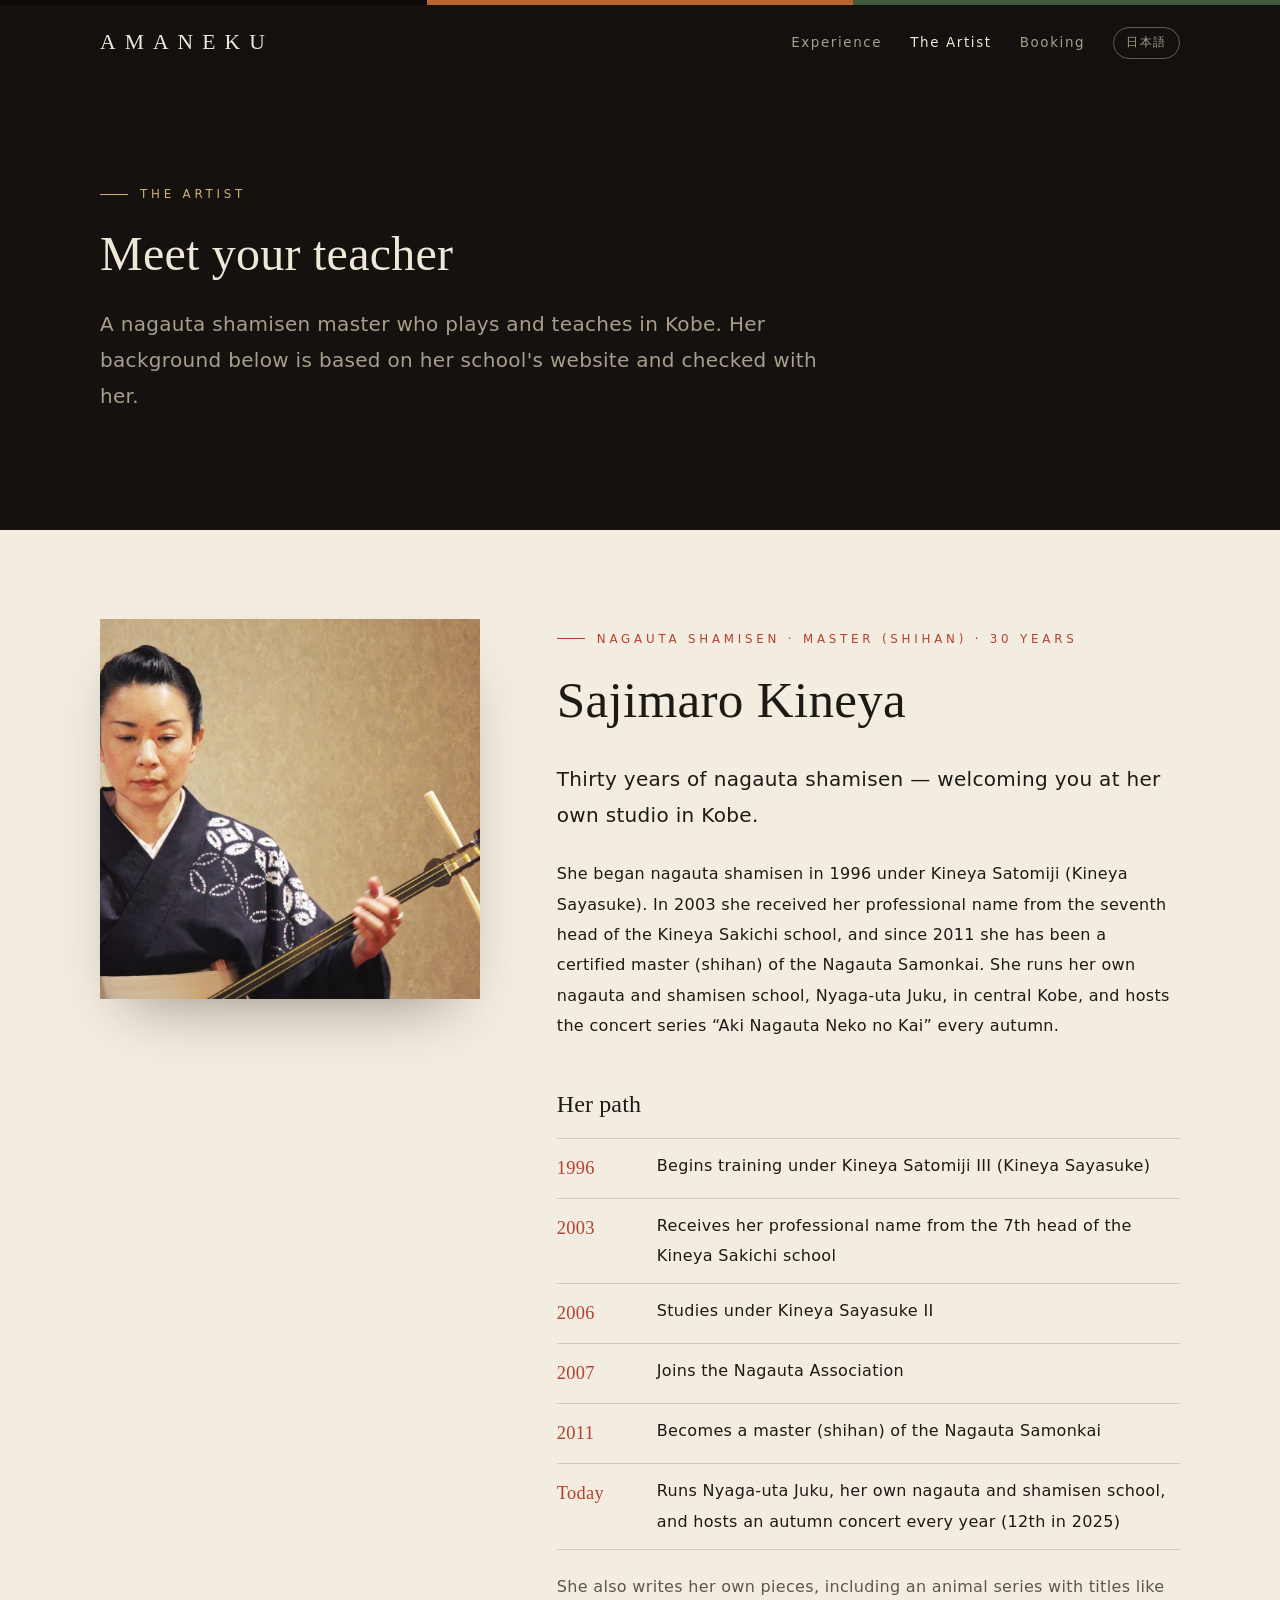
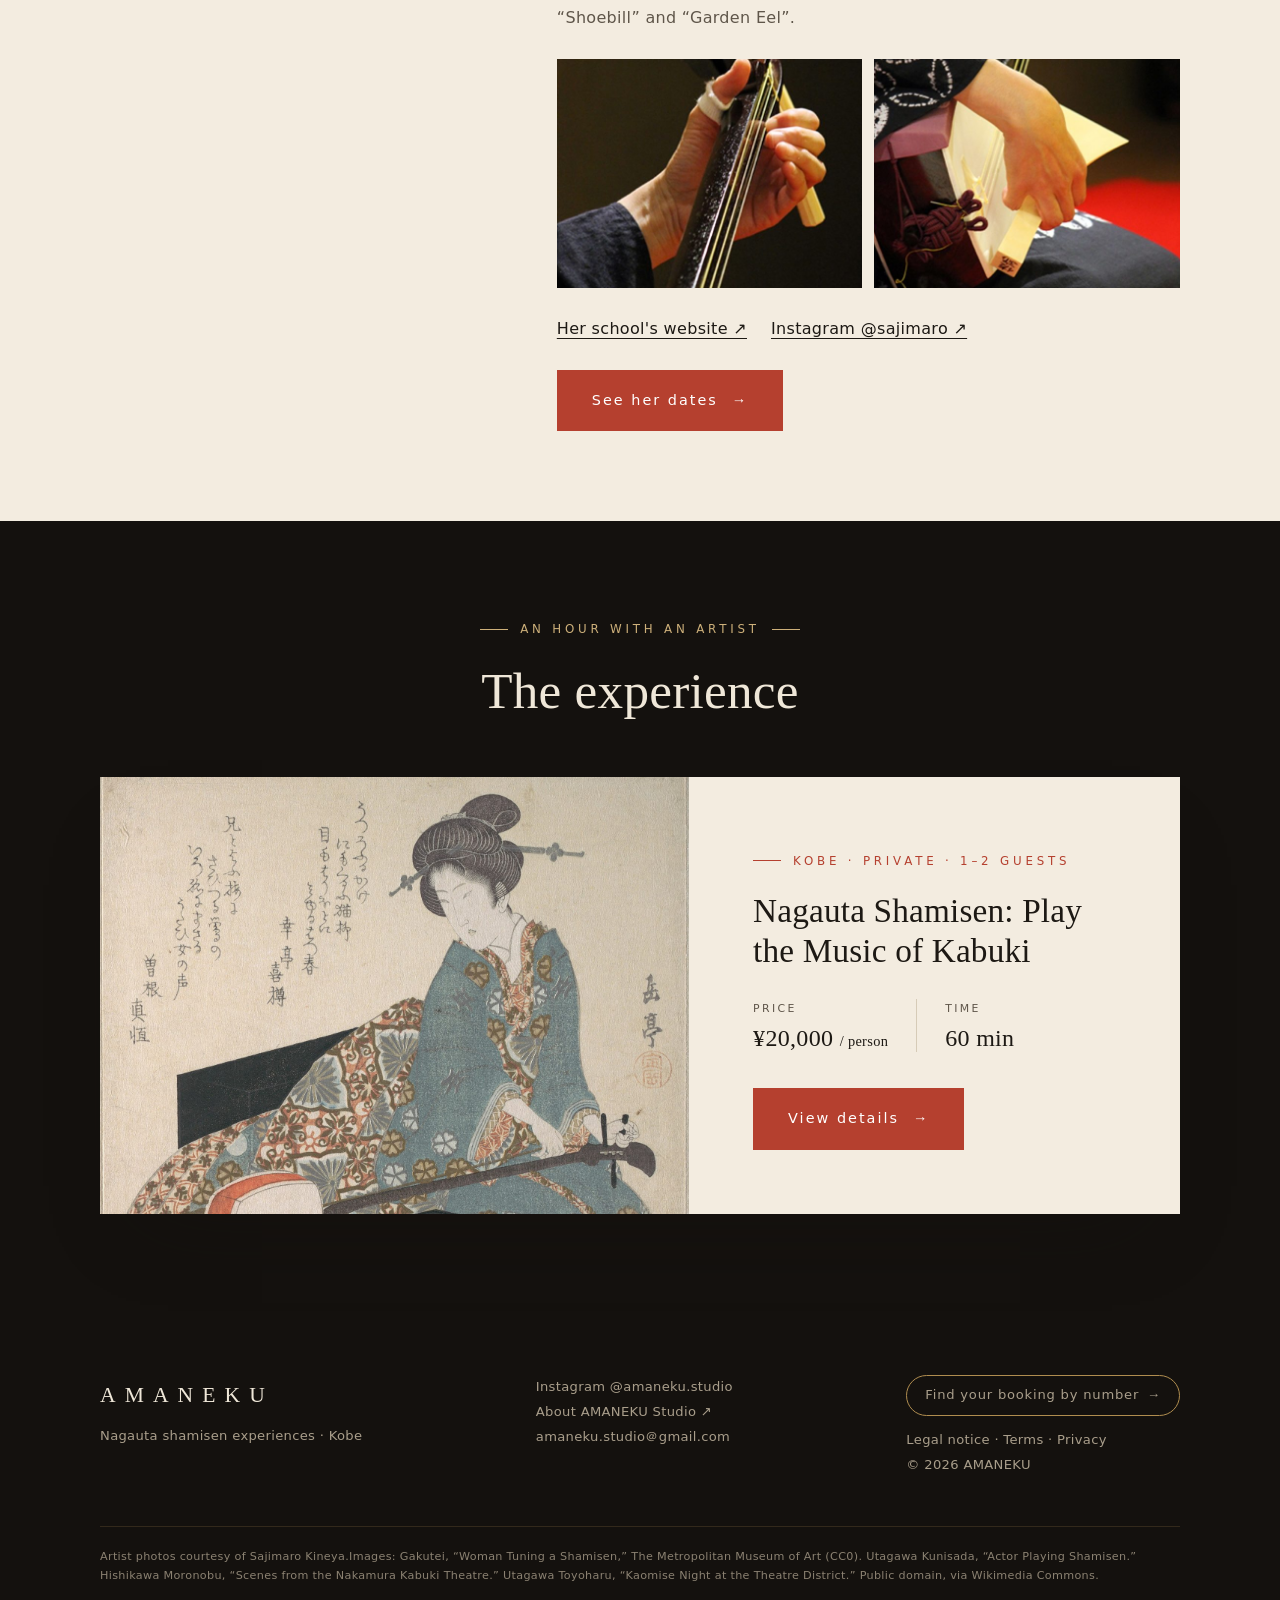
<file: en/artist.html>
<!doctype html>
<html lang="en">
<head>
<meta charset="utf-8">
<meta http-equiv="Content-Security-Policy" content="default-src 'self'; script-src 'self' 'sha256-+g8NcLocS+J3GycqzifURA1tshLZYF4IOyKaIvs1fI8=' 'sha256-EjybbuHvVDgNgoO8zO6FQB5c3XlNjq50l2YYNhiYtuU='; style-src 'self' 'unsafe-inline' https://fonts.googleapis.com; font-src https://fonts.gstatic.com; img-src 'self' data: https://amanekustudio-dotcom.github.io https://enoiaitbavewiusniakv.supabase.co; connect-src https://enoiaitbavewiusniakv.supabase.co; form-action 'self'; base-uri 'self'; object-src 'none'">
<meta name="referrer" content="strict-origin-when-cross-origin">
<!-- 日本語ブラウザで英語版を開いたら、表示前に日本語版へ（自分でEnglishを選んだ人は除く） -->
<script>try{if(/^ja/i.test(navigator.language||"")&&localStorage.getItem("amaneku-lang")!=="en"){location.replace(location.href.replace("/en/","/ja/"))}}catch(e){}</script>
<meta name="viewport" content="width=device-width, initial-scale=1">
<link rel="icon" href="../assets/img/favicon.svg" type="image/svg+xml">
<link rel="icon" href="../assets/img/favicon-32.png" sizes="32x32" type="image/png">
<link rel="apple-touch-icon" href="../assets/img/apple-touch-icon.png">
<title>The Artist — AMANEKU</title>
<meta name="description" content="Meet the nagauta shamisen artist who will teach you in Kobe: how they began, the path they have walked, and what they hope you will take home.">
<link rel="preconnect" href="https://fonts.googleapis.com">
<link rel="preconnect" href="https://fonts.gstatic.com" crossorigin>
<link href="https://fonts.googleapis.com/css2?family=EB+Garamond:ital,wght@0,400;0,500;1,400&family=Noto+Sans+JP:wght@400;500&family=Shippori+Mincho:wght@400;500&display=swap" rel="stylesheet">
<link rel="stylesheet" href="../assets/style.css?v=20261027a">
<script src="../assets/site.js?v=20261027a"></script>
</head>
<body>

<div class="joshiki" aria-hidden="true"><span></span><span></span><span></span></div>
<header class="site-header">
  <div class="wrap">
    <a class="logo" href="index.html" translate="no">AMANEKU</a>
    <nav class="nav">
      <a href="experience.html">Experience</a>
      <a href="artist.html" aria-current="page">The Artist</a>
      <a href="booking.html">Booking</a>
      <a class="lang" href="../ja/artist.html" hreflang="ja">日本語</a>
    </nav>
  </div>
</header>

<main>
  <section class="dark" style="padding-top:170px">
    <div class="wrap">
      <span class="eyebrow">The artist</span>
      <h1 style="font-size:clamp(1.9rem,4vw,3rem)">Meet your teacher</h1>
      <p class="lead muted" style="max-width:36em;margin-top:1.2em">A nagauta shamisen master who plays and teaches in Kobe. Her background below is based on her school's website and checked with her.</p>
    </div>
  </section>

  <section class="profile band" id="artist-kineya-sajimaro">
    <div class="wrap profile-grid">
      <div class="profile-photo"><img src="../assets/img/sajimaro-portrait.jpg" alt="Sajimaro Kineya holding her shamisen"></div>
      <div>
        <span class="eyebrow">Nagauta shamisen · Master (shihan) · 30 years</span>
        <h2>Sajimaro Kineya</h2>
        <p class="lead">Thirty years of nagauta shamisen — welcoming you at her own studio in Kobe.</p>
        <p>She began nagauta shamisen in 1996 under Kineya Satomiji (Kineya Sayasuke). In 2003 she received her professional name from the seventh head of the Kineya Sakichi school, and since 2011 she has been a certified master (shihan) of the Nagauta Samonkai. She runs her own nagauta and shamisen school, Nyaga-uta Juku, in central Kobe, and hosts the concert series “Aki Nagauta Neko no Kai” every autumn.</p>
        <h3 class="steps-h">Her path</h3>
        <ul class="timeline">
          <li><b>1996</b><span>Begins training under Kineya Satomiji III (Kineya Sayasuke)</span></li>
          <li><b>2003</b><span>Receives her professional name from the 7th head of the Kineya Sakichi school</span></li>
          <li><b>2006</b><span>Studies under Kineya Sayasuke II</span></li>
          <li><b>2007</b><span>Joins the Nagauta Association</span></li>
          <li><b>2011</b><span>Becomes a master (shihan) of the Nagauta Samonkai</span></li>
          <li><b>Today</b><span>Runs Nyaga-uta Juku, her own nagauta and shamisen school, and hosts an autumn concert every year (12th in 2025)</span></li>
        </ul>
        <p class="muted">She also writes her own pieces, including an animal series with titles like “Shoebill” and “Garden Eel”.</p>
        <div class="hands">
          <img src="../assets/img/sajimaro-hands-1.jpg" alt="The left hand pressing the strings">
          <img src="../assets/img/sajimaro-hands-2.jpg" alt="Striking the strings with the plectrum">
        </div>
        <p class="links"><a href="https://sajimaro.main.jp/" target="_blank" rel="noopener">Her school's website ↗</a><a href="https://www.instagram.com/sajimaro/" target="_blank" rel="noopener">Instagram @sajimaro ↗</a></p>
        <a class="btn" href="booking.html?artist=kineya-sajimaro#dates">See her dates</a>
      </div>
    </div>
  </section>

  <section class="dark">
    <div class="wrap">
      <div class="center" style="margin-bottom:56px">
        <span class="eyebrow">An hour with an artist</span>
        <h2>The experience</h2>
      </div>
      <a class="exp" href="experience.html">
        <div class="img" style="background-image:url(../assets/img/shamisen-tuning-wide.jpg);background-position:65% 60%" role="img" aria-label="Detail of a woodblock print: hands tuning a shamisen"></div>
        <div class="body">
          <span class="eyebrow">Kobe · Private · 1–2 guests</span>
          <h3>Nagauta Shamisen: Play the Music of Kabuki</h3>
          <dl class="facts two">
            <div><dt>Price</dt><dd>¥20,000 <small style="font-size:.6em">/ person</small></dd></div>
            <div><dt>Time</dt><dd>60 min</dd></div>
          </dl>
          <span class="btn">View details</span>
        </div>
      </a>
    </div>
  </section>
</main>

<footer class="site-footer">
  <div class="wrap">
    <div class="top">
      <div>
        <a class="logo" href="index.html" translate="no">AMANEKU</a>
        <div>Nagauta shamisen experiences · Kobe</div>
      </div>
      <div>
        <a href="https://www.instagram.com/amaneku.studio/">Instagram @amaneku.studio</a><br>
        <a href="https://humble-locket-a1c.notion.site/amaneku-studio-hp" target="_blank" rel="noopener">About <span translate="no">AMANEKU Studio</span> ↗</a><br>
        <span translate="no">amaneku.studio＠gmail.com</span>
      </div>
      <div>
        <a class="foot-lookup" href="lookup.html">Find your booking by number</a><br><a href="legal.html#tokushoho">Legal notice</a> · <a href="legal.html#terms">Terms</a> · <a href="legal.html#privacy">Privacy</a><br>
        © 2026 <span translate="no">AMANEKU</span>
      </div>
    </div>
    <div class="credits">Artist photos courtesy of Sajimaro Kineya.Images: Gakutei, “Woman Tuning a Shamisen,” The Metropolitan Museum of Art (CC0). Utagawa Kunisada, “Actor Playing Shamisen.” Hishikawa Moronobu, “Scenes from the Nakamura Kabuki Theatre.” Utagawa Toyoharu, “Kaomise Night at the Theatre District.” Public domain, via Wikimedia Commons.</div>
  </div>
</footer>

</body>
</html>
</file>
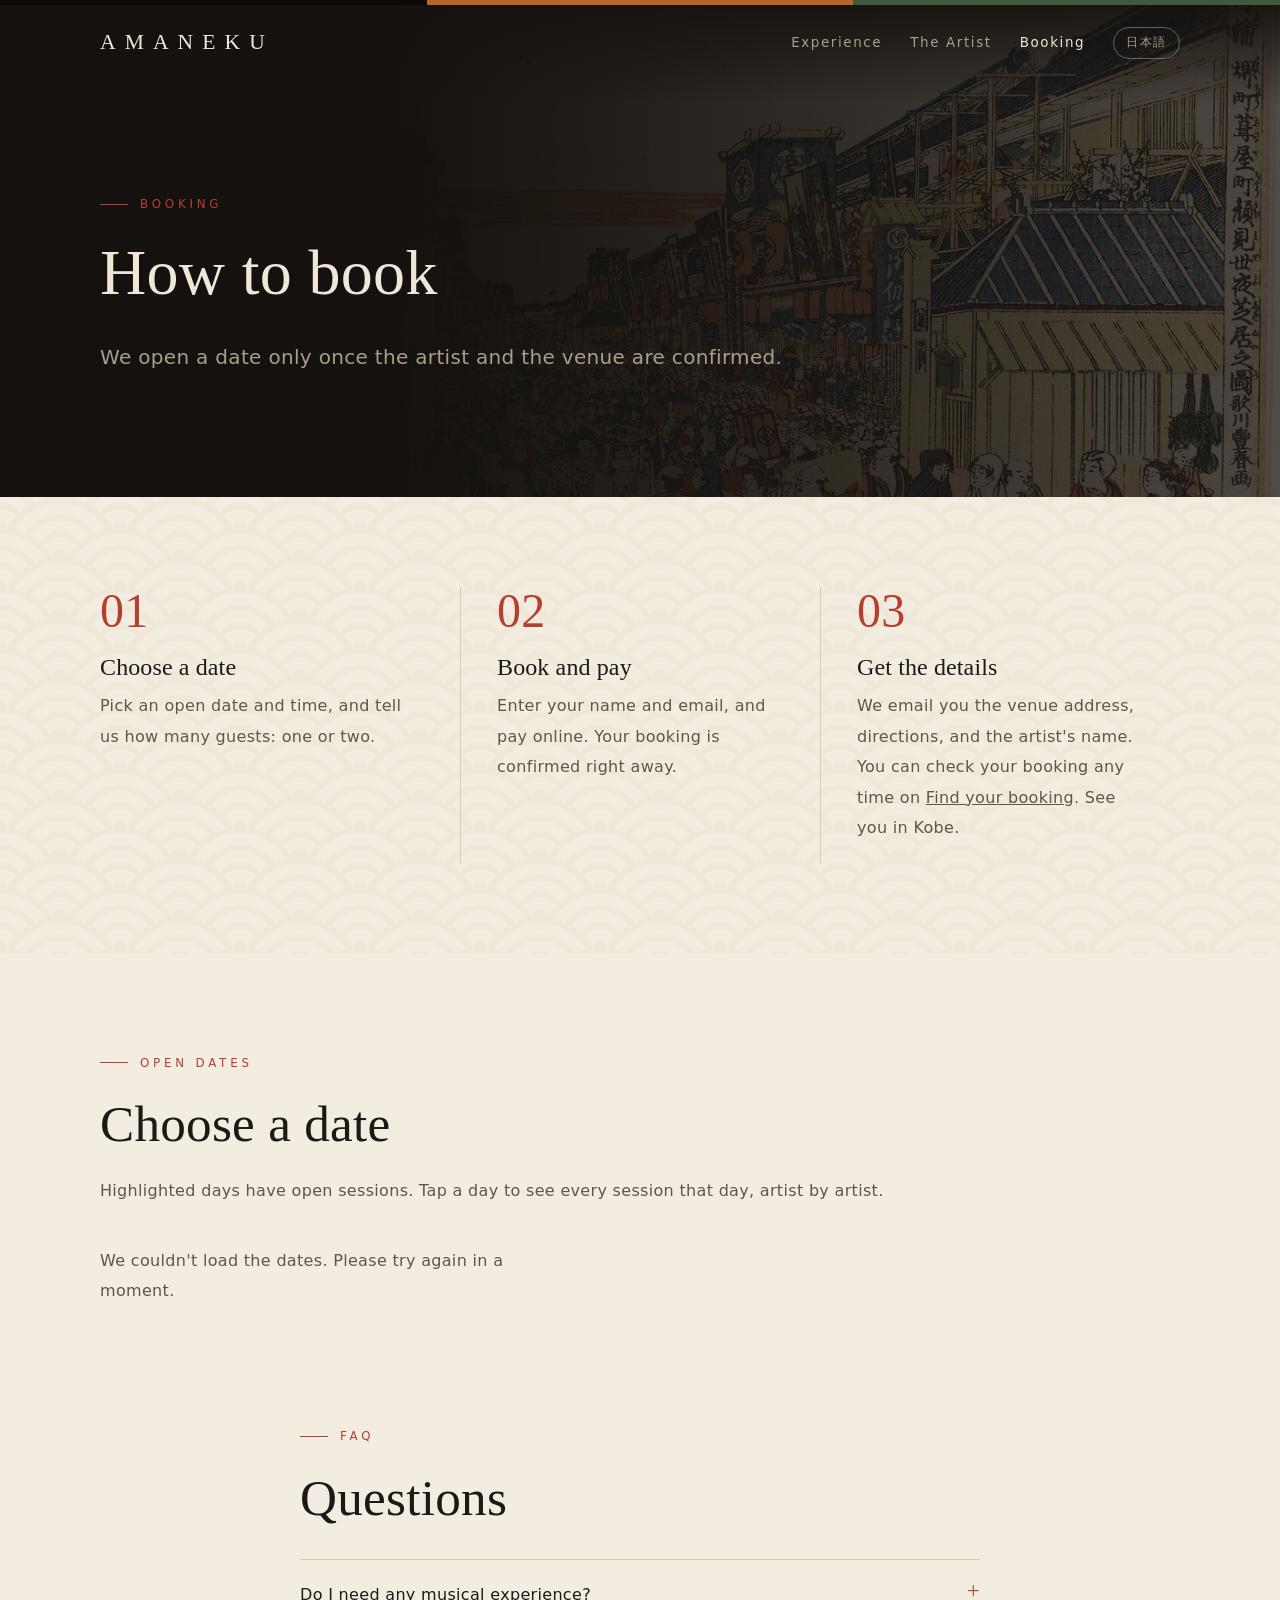
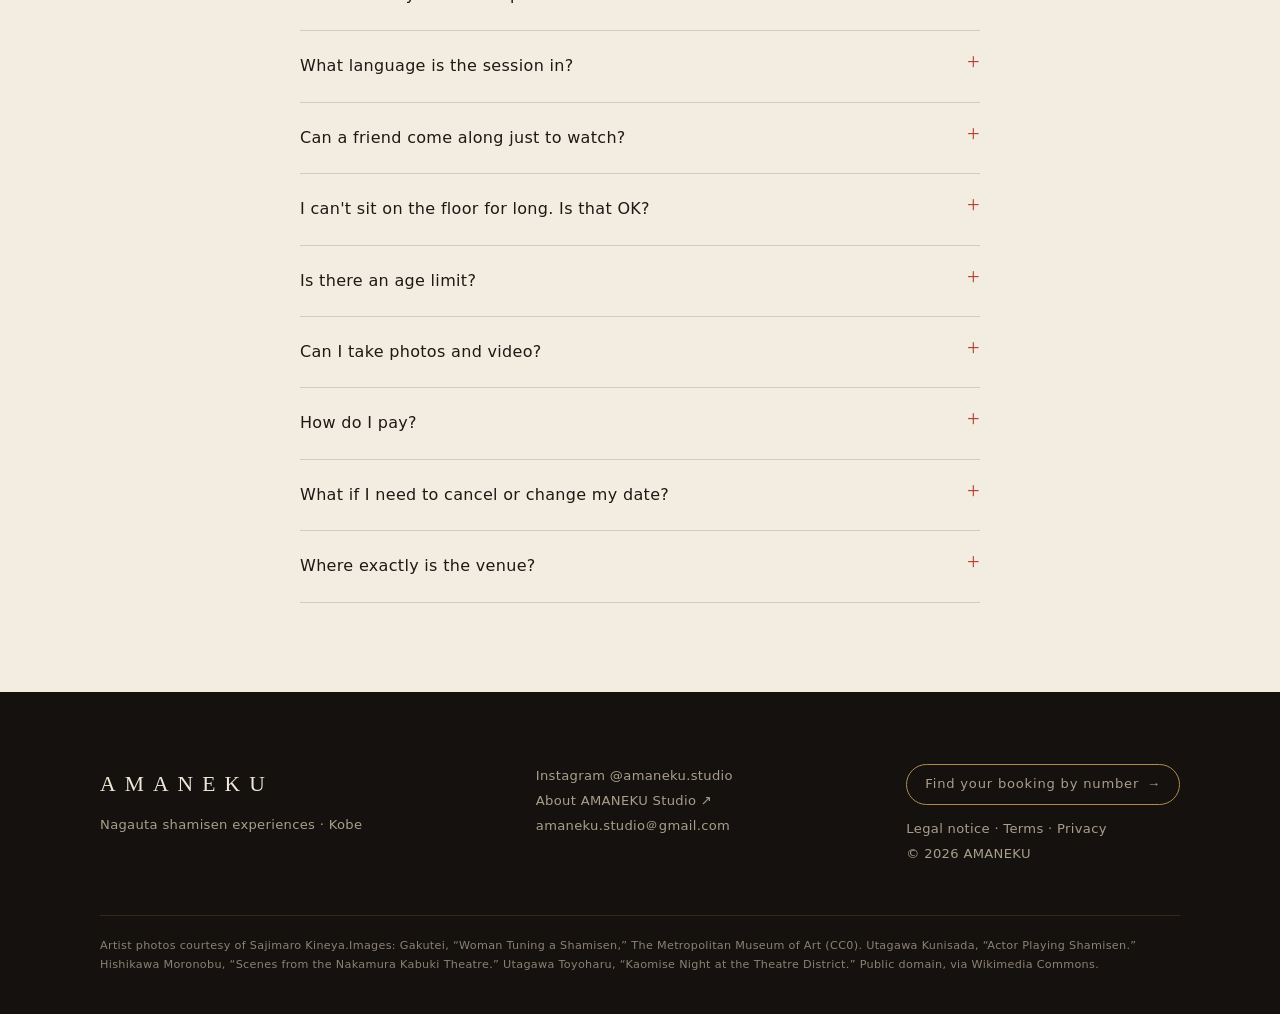
<file: en/booking.html>
<!doctype html>
<html lang="en">
<head>
<meta charset="utf-8">
<meta http-equiv="Content-Security-Policy" content="default-src 'self'; script-src 'self' 'sha256-+g8NcLocS+J3GycqzifURA1tshLZYF4IOyKaIvs1fI8=' 'sha256-EjybbuHvVDgNgoO8zO6FQB5c3XlNjq50l2YYNhiYtuU='; style-src 'self' 'unsafe-inline' https://fonts.googleapis.com; font-src https://fonts.gstatic.com; img-src 'self' data: https://amanekustudio-dotcom.github.io https://enoiaitbavewiusniakv.supabase.co; connect-src https://enoiaitbavewiusniakv.supabase.co; form-action 'self'; base-uri 'self'; object-src 'none'">
<meta name="referrer" content="strict-origin-when-cross-origin">
<!-- 日本語ブラウザで英語版を開いたら、表示前に日本語版へ（自分でEnglishを選んだ人は除く） -->
<script>try{if(/^ja/i.test(navigator.language||"")&&localStorage.getItem("amaneku-lang")!=="en"){location.replace(location.href.replace("/en/","/ja/"))}}catch(e){}</script>
<meta name="viewport" content="width=device-width, initial-scale=1">
<link rel="icon" href="../assets/img/favicon.svg" type="image/svg+xml">
<link rel="icon" href="../assets/img/favicon-32.png" sizes="32x32" type="image/png">
<link rel="apple-touch-icon" href="../assets/img/apple-touch-icon.png">
<title>Booking — AMANEKU</title>
<meta name="description" content="How to book the nagauta shamisen experience in Kobe: choose an open date, pay online, and receive the venue details by email.">
<link rel="preconnect" href="https://fonts.googleapis.com">
<link rel="preconnect" href="https://fonts.gstatic.com" crossorigin>
<link href="https://fonts.googleapis.com/css2?family=EB+Garamond:ital,wght@0,400;0,500;1,400&family=Noto+Sans+JP:wght@400;500&family=Shippori+Mincho:wght@400;500&display=swap" rel="stylesheet">
<link rel="stylesheet" href="../assets/style.css?v=20261027a">
<script src="../assets/site.js?v=20261027a"></script>
<script src="../assets/booking.js?v=20261027a" defer></script>
</head>
<body>

<div class="joshiki" aria-hidden="true"><span></span><span></span><span></span></div>
<header class="site-header">
  <div class="wrap">
    <a class="logo" href="index.html" translate="no">AMANEKU</a>
    <nav class="nav">
      <a href="experience.html">Experience</a>
      <a href="artist.html">The Artist</a>
      <a href="booking.html" aria-current="page">Booking</a>
      <a class="lang" href="../ja/booking.html" hreflang="ja">日本語</a>
    </nav>
  </div>
</header>

<main>
  <div class="page-head">
    <div class="bg" style="background-image:url(../assets/img/shibai-machi.jpg)"></div>
    <div class="wrap">
      <span class="eyebrow">Booking</span>
      <h1 style="font-size:clamp(2.4rem,5vw,4.2rem)">How to book</h1>
      <p class="lead">We open a date only once the artist and the venue are confirmed.</p>
    </div>
  </div>

  <section class="seigaiha">
    <div class="wrap">
      <ol class="steps">
        <li><h3>Choose a date</h3><p class="muted">Pick an open date and time, and tell us how many guests: one or two.</p></li>
        <li><h3>Book and pay</h3><p class="muted">Enter your name and email, and pay online. Your booking is confirmed right away.</p></li>
        <li><h3>Get the details</h3><p class="muted">We email you the venue address, directions, and the artist's name. You can check your booking any time on <a href="lookup.html">Find your booking</a>. See you in Kobe.</p></li>
      </ol>
    </div>
  </section>

  <section id="dates">
    <div class="wrap">
      <span class="eyebrow">Open dates</span>
      <h2>Choose a date</h2>
      <p class="muted" style="margin-top:-.6em">Highlighted days have open sessions. Tap a day to see every session that day, artist by artist.</p>
      <div id="booking-app" class="bk"><noscript>Please enable JavaScript to see available dates.</noscript></div>
    </div>
  </section>

  <section class="band">
    <div class="wrap narrow">
      <span class="eyebrow">FAQ</span>
      <h2>Questions</h2>
      <details><summary>Do I need any musical experience?</summary><p>None at all, and you don't need to read music. The artist teaches you step by step, starting with how to hold the shamisen.</p></details>
      <details><summary>What language is the session in?</summary><p>In English or Japanese. You choose when you book.</p></details>
      <details><summary>Can a friend come along just to watch?</summary><p>Please ask us when you book.</p></details>
      <details><summary>I can't sit on the floor for long. Is that OK?</summary><p>Please let us know when you book.</p></details>
      <details><summary>Is there an age limit?</summary><p>Please ask us about children.</p></details>
      <details><summary>Can I take photos and video?</summary><p>Yes, and you're welcome to share them on your social media. The duet at the end is the best moment, and we are happy to film it for you on your phone. <a href="legal.html#terms">Details</a></p></details>
      <details><summary>How do I pay?</summary><p>Online, by card, when you book.</p></details>
      <details><summary>What if I need to cancel or change my date?</summary><p>Full refund up to 4 days before; 50% from 1–3 days before; no refund on the day. You can change your date once for free up to 4 days before. <a href="legal.html#cancel">Details</a></p></details>
      <details><summary>Where exactly is the venue?</summary><p>In Kobe. We send the exact address after your booking is confirmed.</p></details>
    </div>
  </section>
</main>

<footer class="site-footer">
  <div class="wrap">
    <div class="top">
      <div>
        <a class="logo" href="index.html" translate="no">AMANEKU</a>
        <div>Nagauta shamisen experiences · Kobe</div>
      </div>
      <div>
        <a href="https://www.instagram.com/amaneku.studio/">Instagram @amaneku.studio</a><br>
        <a href="https://humble-locket-a1c.notion.site/amaneku-studio-hp" target="_blank" rel="noopener">About <span translate="no">AMANEKU Studio</span> ↗</a><br>
        <span translate="no">amaneku.studio＠gmail.com</span>
      </div>
      <div>
        <a class="foot-lookup" href="lookup.html">Find your booking by number</a><br><a href="legal.html#tokushoho">Legal notice</a> · <a href="legal.html#terms">Terms</a> · <a href="legal.html#privacy">Privacy</a><br>
        © 2026 <span translate="no">AMANEKU</span>
      </div>
    </div>
    <div class="credits">Artist photos courtesy of Sajimaro Kineya.Images: Gakutei, “Woman Tuning a Shamisen,” The Metropolitan Museum of Art (CC0). Utagawa Kunisada, “Actor Playing Shamisen.” Hishikawa Moronobu, “Scenes from the Nakamura Kabuki Theatre.” Utagawa Toyoharu, “Kaomise Night at the Theatre District.” Public domain, via Wikimedia Commons.</div>
  </div>
</footer>

</body>
</html>
</file>
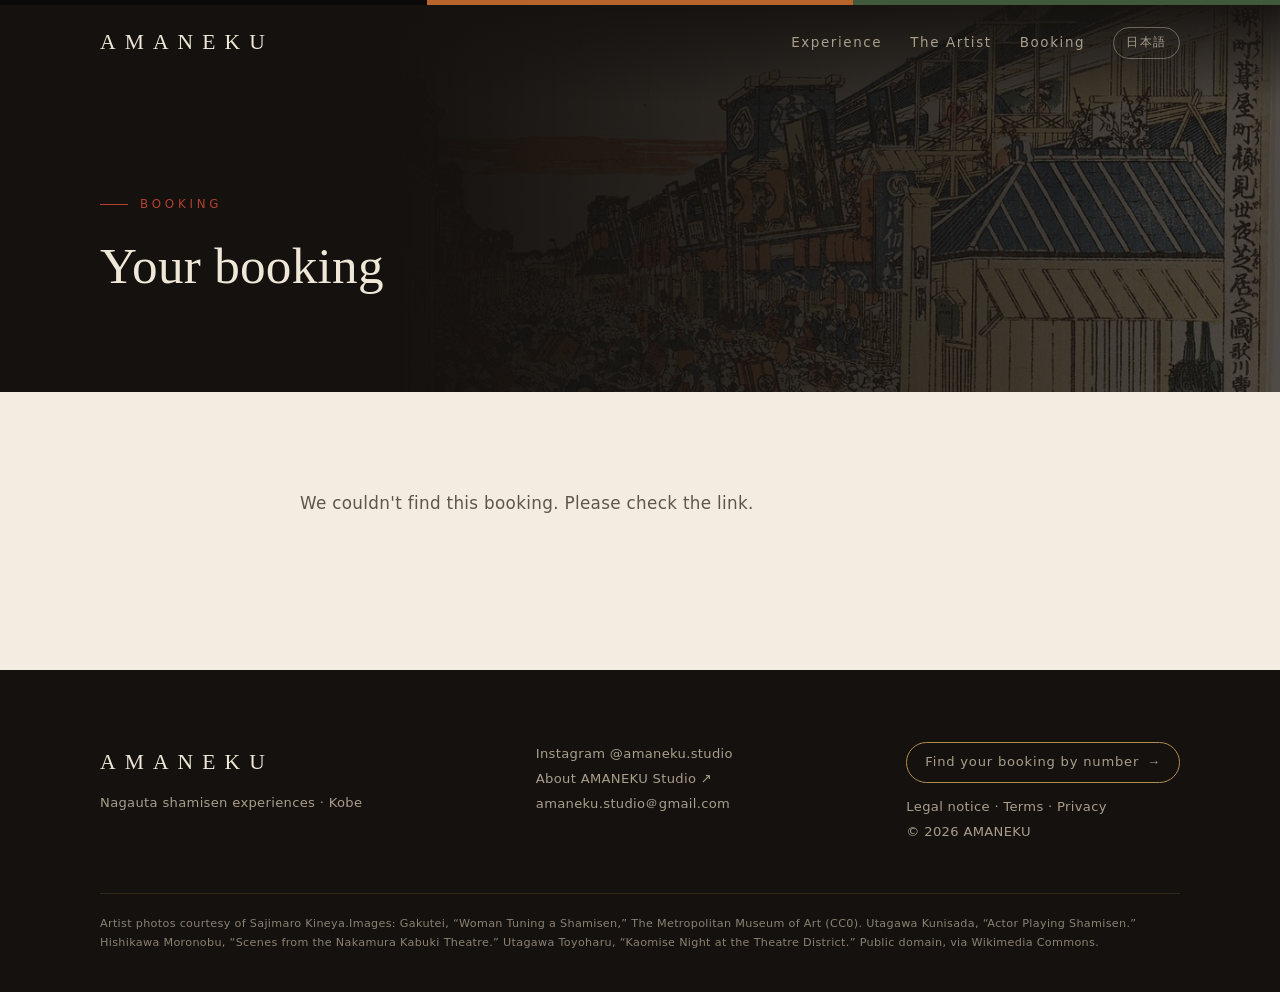
<file: en/confirm.html>
<!doctype html>
<html lang="en">
<head>
<meta charset="utf-8">
<meta http-equiv="Content-Security-Policy" content="default-src 'self'; script-src 'self' 'sha256-+g8NcLocS+J3GycqzifURA1tshLZYF4IOyKaIvs1fI8=' 'sha256-EjybbuHvVDgNgoO8zO6FQB5c3XlNjq50l2YYNhiYtuU='; style-src 'self' 'unsafe-inline' https://fonts.googleapis.com; font-src https://fonts.gstatic.com; img-src 'self' data: https://amanekustudio-dotcom.github.io https://enoiaitbavewiusniakv.supabase.co; connect-src https://enoiaitbavewiusniakv.supabase.co; form-action 'self'; base-uri 'self'; object-src 'none'">
<meta name="referrer" content="no-referrer">
<meta name="robots" content="noindex, nofollow">
<!-- 日本語ブラウザで英語版を開いたら、表示前に日本語版へ（自分でEnglishを選んだ人は除く） -->
<script>try{if(/^ja/i.test(navigator.language||"")&&localStorage.getItem("amaneku-lang")!=="en"){location.replace(location.href.replace("/en/","/ja/"))}}catch(e){}</script>
<meta name="viewport" content="width=device-width, initial-scale=1">
<link rel="icon" href="../assets/img/favicon.svg" type="image/svg+xml">
<link rel="icon" href="../assets/img/favicon-32.png" sizes="32x32" type="image/png">
<link rel="apple-touch-icon" href="../assets/img/apple-touch-icon.png">
<title>Your booking — AMANEKU</title>
<link rel="preconnect" href="https://fonts.googleapis.com">
<link rel="preconnect" href="https://fonts.gstatic.com" crossorigin>
<link href="https://fonts.googleapis.com/css2?family=EB+Garamond:ital,wght@0,400;0,500;1,400&family=Noto+Sans+JP:wght@400;500&family=Shippori+Mincho:wght@400;500&display=swap" rel="stylesheet">
<link rel="stylesheet" href="../assets/style.css?v=20261027a">
<script src="../assets/site.js?v=20261027a"></script>
<script src="../assets/confirm.js?v=20261027a" defer></script>
</head>
<body>

<div class="joshiki" aria-hidden="true"><span></span><span></span><span></span></div>
<header class="site-header">
  <div class="wrap">
    <a class="logo" href="index.html" translate="no">AMANEKU</a>
    <nav class="nav">
      <a href="experience.html">Experience</a>
      <a href="artist.html">The Artist</a>
      <a href="booking.html">Booking</a>
      <a class="lang" href="../ja/confirm.html" hreflang="ja">日本語</a>
    </nav>
  </div>
</header>

<main>
  <div class="page-head">
    <div class="bg" style="background-image:url(../assets/img/shibai-machi.jpg)"></div>
    <div class="wrap">
      <span class="eyebrow">Booking</span>
      <h1 style="font-size:clamp(1.9rem,4vw,3.2rem)">Your booking</h1>
    </div>
  </div>

  <section class="legal">
    <div class="wrap narrow">
      <div id="confirm-app" aria-live="polite"></div>
    </div>
  </section>
</main>


<footer class="site-footer">
  <div class="wrap">
    <div class="top">
      <div>
        <a class="logo" href="index.html" translate="no">AMANEKU</a>
        <div>Nagauta shamisen experiences · Kobe</div>
      </div>
      <div>
        <a href="https://www.instagram.com/amaneku.studio/">Instagram @amaneku.studio</a><br>
        <a href="https://humble-locket-a1c.notion.site/amaneku-studio-hp" target="_blank" rel="noopener">About <span translate="no">AMANEKU Studio</span> ↗</a><br>
        <span translate="no">amaneku.studio＠gmail.com</span>
      </div>
      <div>
        <a class="foot-lookup" href="lookup.html">Find your booking by number</a><br><a href="legal.html#tokushoho">Legal notice</a> · <a href="legal.html#terms">Terms</a> · <a href="legal.html#privacy">Privacy</a><br>
        © 2026 <span translate="no">AMANEKU</span>
      </div>
    </div>
    <div class="credits">Artist photos courtesy of Sajimaro Kineya.Images: Gakutei, “Woman Tuning a Shamisen,” The Metropolitan Museum of Art (CC0). Utagawa Kunisada, “Actor Playing Shamisen.” Hishikawa Moronobu, “Scenes from the Nakamura Kabuki Theatre.” Utagawa Toyoharu, “Kaomise Night at the Theatre District.” Public domain, via Wikimedia Commons.</div>
  </div>
</footer>

</body>
</html>
</file>
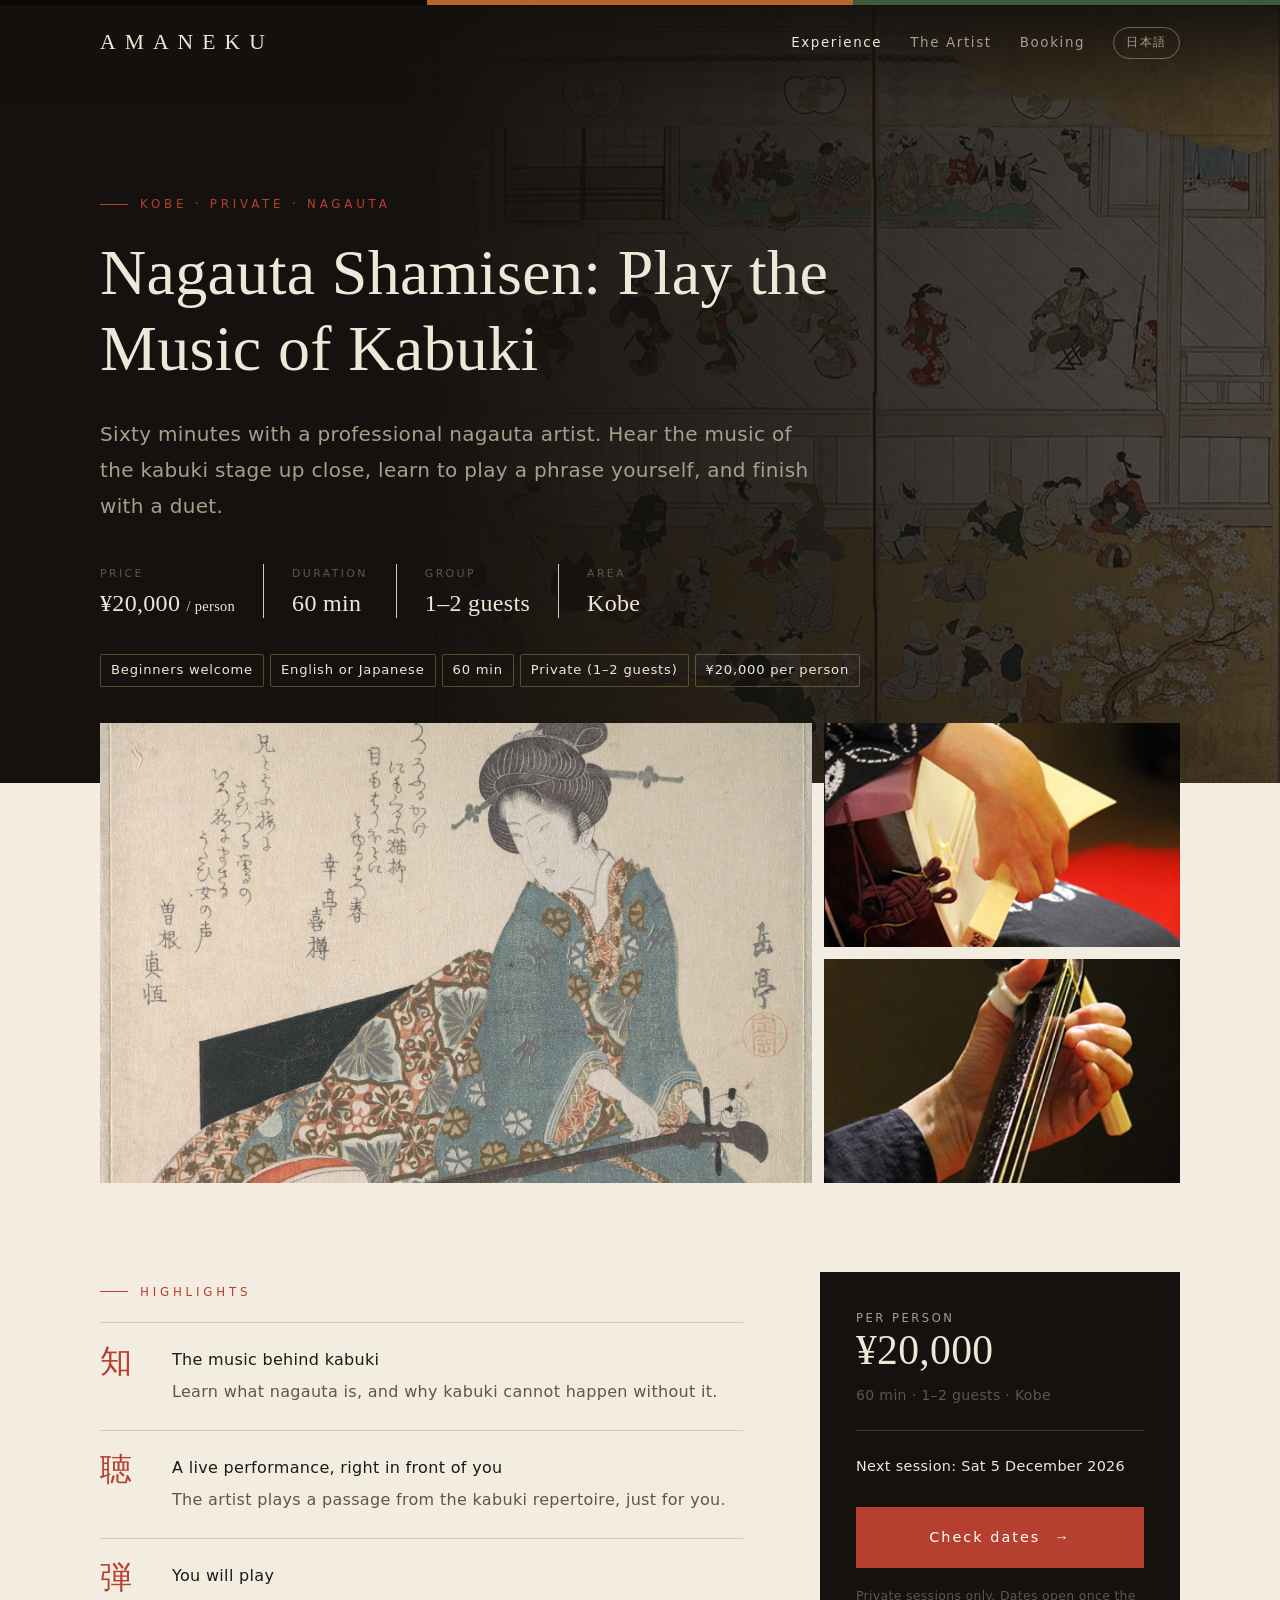
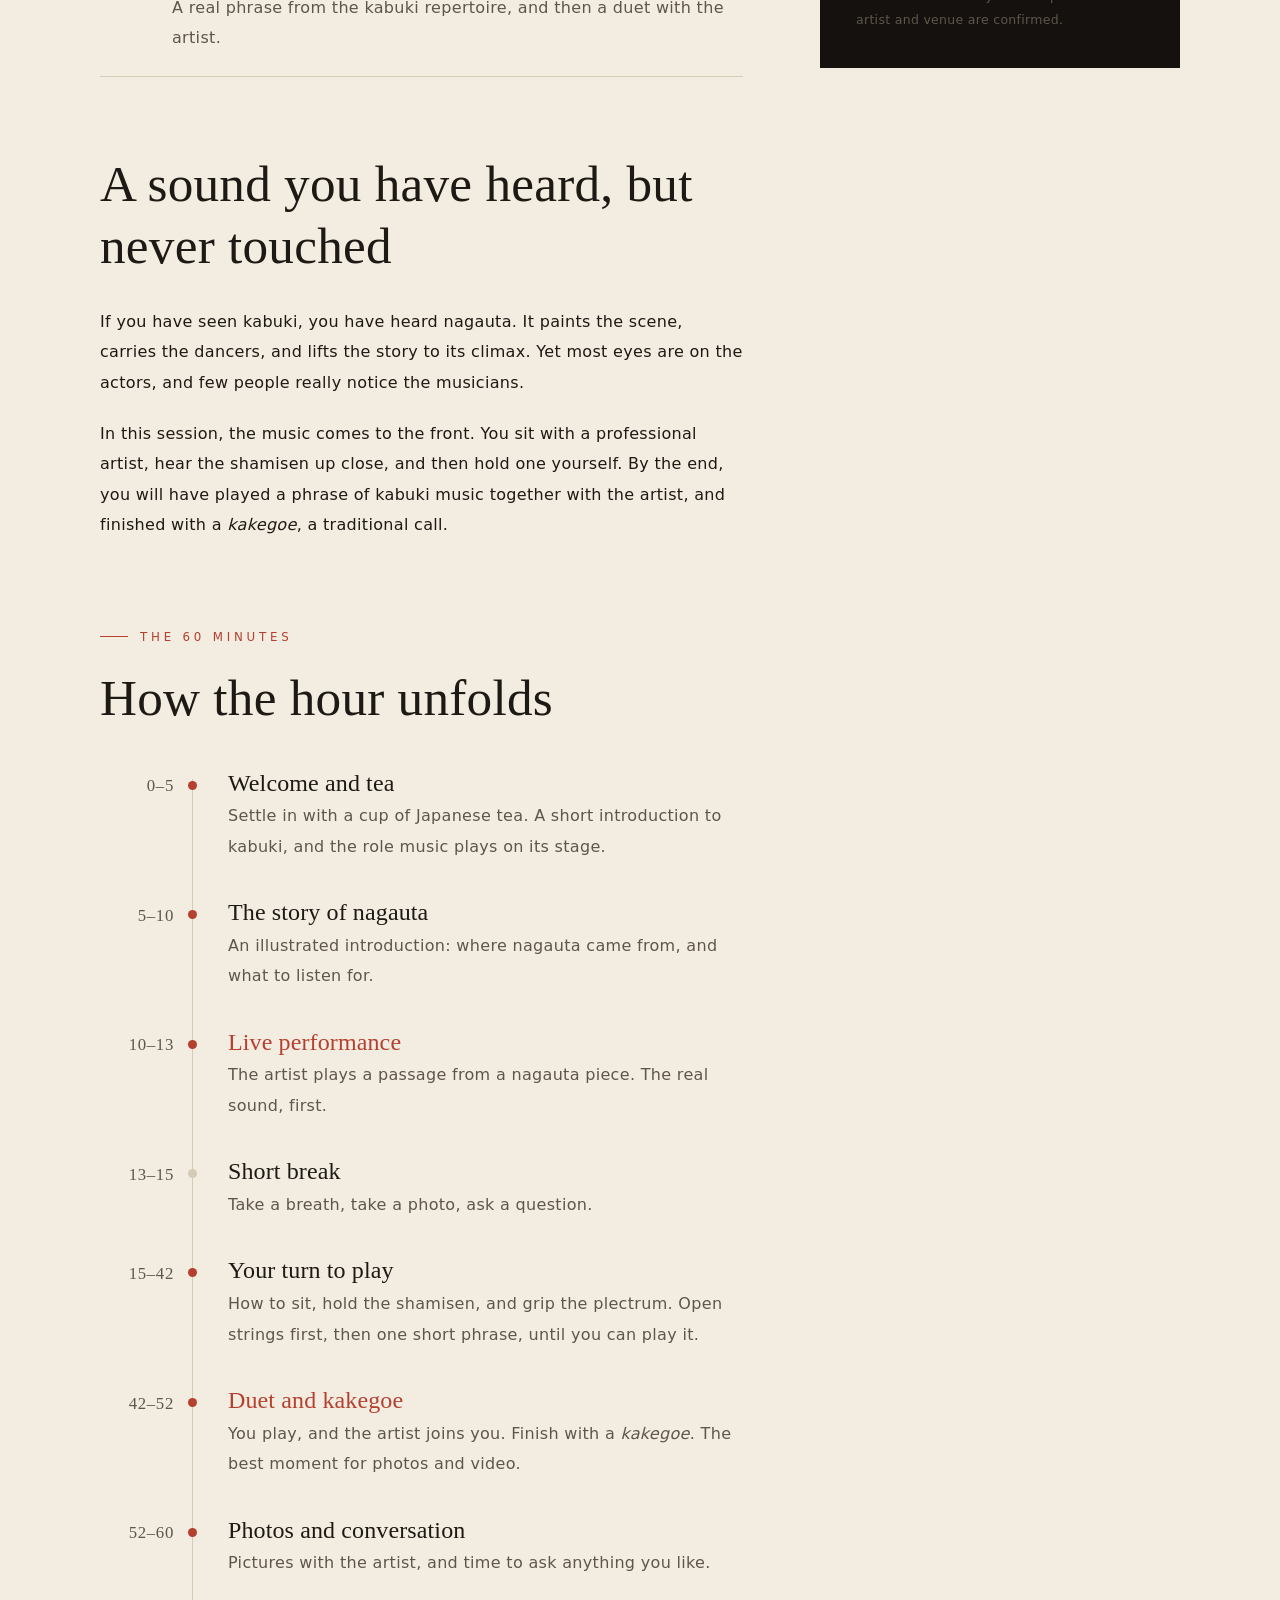
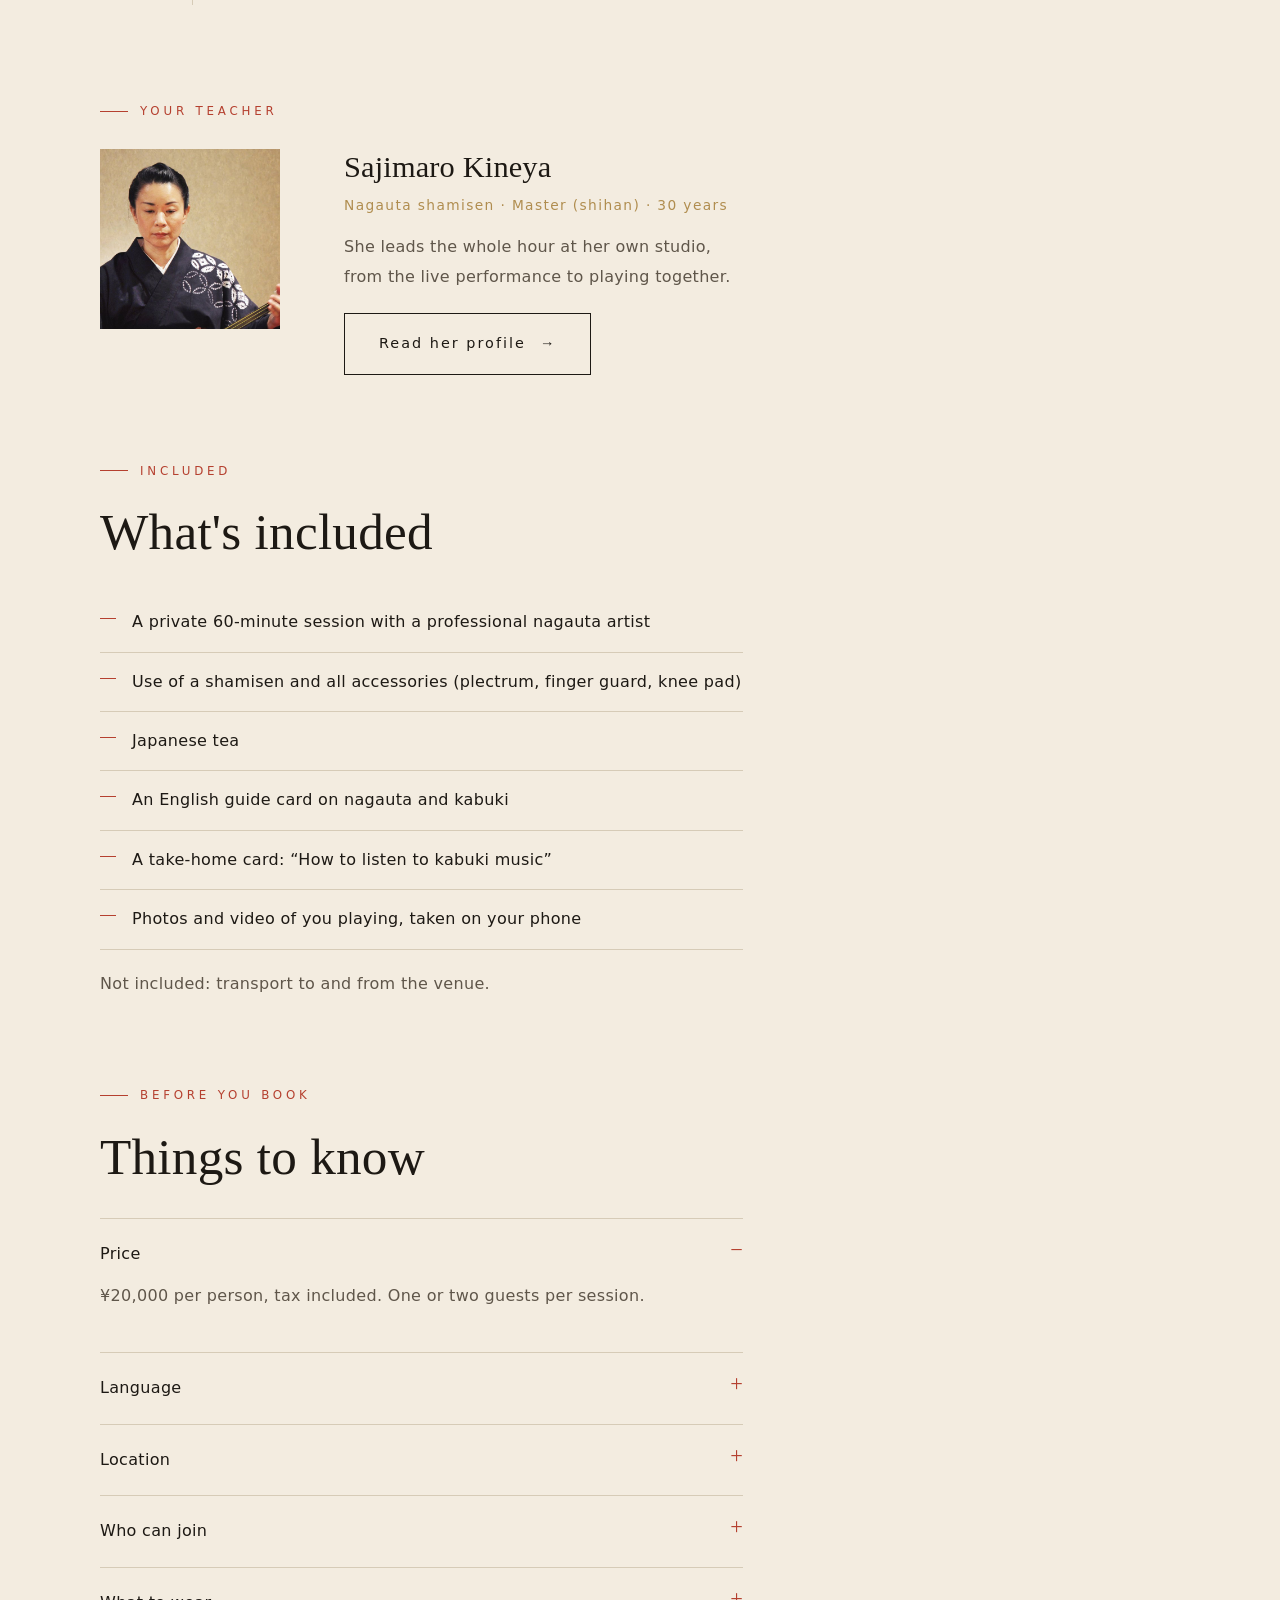
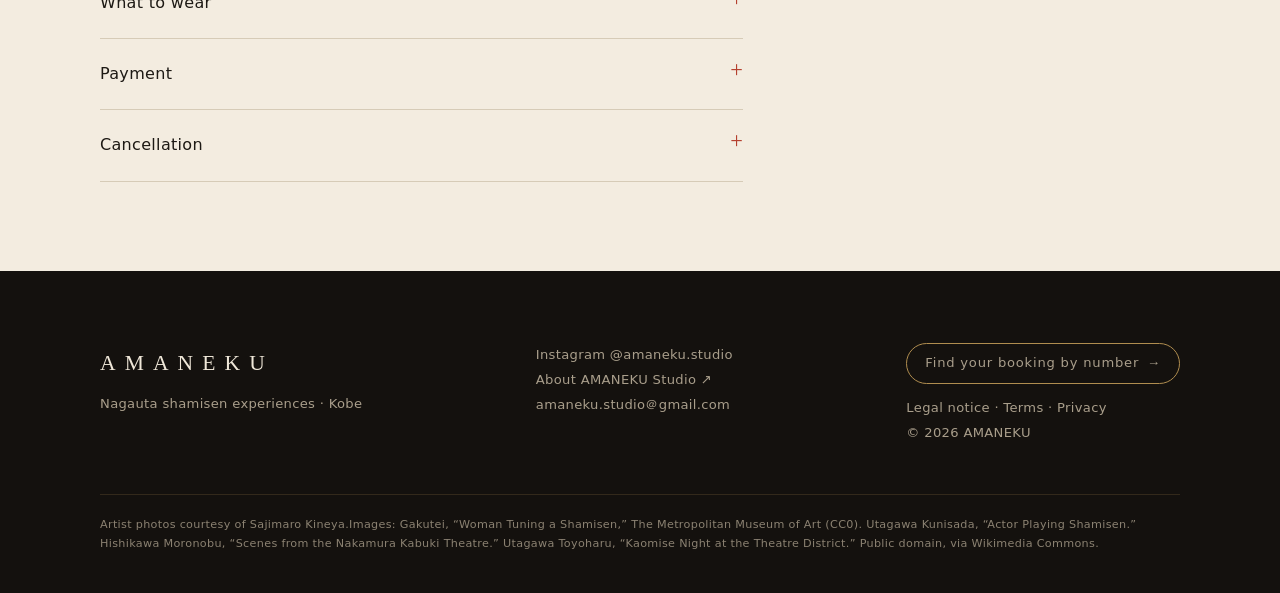
<file: en/experience.html>
<!doctype html>
<html lang="en">
<head>
<meta charset="utf-8">
<meta http-equiv="Content-Security-Policy" content="default-src 'self'; script-src 'self' 'sha256-+g8NcLocS+J3GycqzifURA1tshLZYF4IOyKaIvs1fI8=' 'sha256-EjybbuHvVDgNgoO8zO6FQB5c3XlNjq50l2YYNhiYtuU='; style-src 'self' 'unsafe-inline' https://fonts.googleapis.com; font-src https://fonts.gstatic.com; img-src 'self' data: https://amanekustudio-dotcom.github.io https://enoiaitbavewiusniakv.supabase.co; connect-src https://enoiaitbavewiusniakv.supabase.co; form-action 'self'; base-uri 'self'; object-src 'none'">
<meta name="referrer" content="strict-origin-when-cross-origin">
<!-- 日本語ブラウザで英語版を開いたら、表示前に日本語版へ（自分でEnglishを選んだ人は除く） -->
<script>try{if(/^ja/i.test(navigator.language||"")&&localStorage.getItem("amaneku-lang")!=="en"){location.replace(location.href.replace("/en/","/ja/"))}}catch(e){}</script>
<meta name="viewport" content="width=device-width, initial-scale=1">
<link rel="icon" href="../assets/img/favicon.svg" type="image/svg+xml">
<link rel="icon" href="../assets/img/favicon-32.png" sizes="32x32" type="image/png">
<link rel="apple-touch-icon" href="../assets/img/apple-touch-icon.png">
<title>Nagauta Shamisen Experience — AMANEKU</title>
<meta name="description" content="A private 60-minute nagauta shamisen session in Kobe. Hear the music of kabuki up close, play a phrase yourself, and finish with a duet. ¥20,000 per person.">
<link rel="preconnect" href="https://fonts.googleapis.com">
<link rel="preconnect" href="https://fonts.gstatic.com" crossorigin>
<link href="https://fonts.googleapis.com/css2?family=EB+Garamond:ital,wght@0,400;0,500;1,400&family=Noto+Sans+JP:wght@400;500&family=Shippori+Mincho:wght@400;500&display=swap" rel="stylesheet">
<link rel="stylesheet" href="../assets/style.css?v=20261027a">
<script src="../assets/site.js?v=20261027a"></script>
</head>
<body class="has-mobile-cta">

<div class="joshiki" aria-hidden="true"><span></span><span></span><span></span></div>
<header class="site-header">
  <div class="wrap">
    <a class="logo" href="index.html" translate="no">AMANEKU</a>
    <nav class="nav">
      <a href="experience.html" aria-current="page">Experience</a>
      <a href="artist.html">The Artist</a>
      <a href="booking.html#dates">Booking</a>
      <a class="lang" href="../ja/experience.html" hreflang="ja">日本語</a>
    </nav>
  </div>
</header>

<main>
  <div class="page-head">
    <div class="bg" style="background-image:url(../assets/img/nakamuraza-stage.jpg)"></div>
    <div class="wrap">
      <span class="eyebrow">Kobe · Private · Nagauta</span>
      <h1 style="font-size:clamp(2.4rem,5vw,4.2rem);max-width:13em">Nagauta Shamisen: Play the Music of Kabuki</h1>
      <p class="lead">Sixty minutes with a professional nagauta artist. Hear the music of the kabuki stage up close, learn to play a phrase yourself, and finish with a duet.</p>
      <dl class="facts" style="margin-top:40px">
        <div><dt>Price</dt><dd>¥20,000 <small style="font-size:.6em">/ person</small></dd></div>
        <div><dt>Duration</dt><dd>60 min</dd></div>
        <div><dt>Group</dt><dd>1–2 guests</dd></div>
        <div><dt>Area</dt><dd>Kobe</dd></div>
      </dl>
      <ul class="keyfacts"><li>Beginners welcome</li><li>English or Japanese</li><li>60 min</li><li>Private (1–2 guests)</li><li>¥20,000 per person</li></ul>
    </div>
  </div>

  <div class="wrap">
    <div class="gallery">
      <div class="g main" style="background-image:url(../assets/img/shamisen-tuning-wide.jpg);background-position:65% 60%" role="img" aria-label="Ukiyo-e of a woman tuning a shamisen (detail)"></div>
      <div class="g" style="background-image:url(../assets/img/sajimaro-hands-2.jpg);background-position:center 40%" role="img" aria-label="Striking the strings with the plectrum"></div>
      <div class="g" style="background-image:url(../assets/img/sajimaro-hands-1.jpg);background-position:center 35%" role="img" aria-label="The left hand pressing the strings"></div>
    </div>
  </div>

  <section>
    <div class="wrap layout-aside">
      <div>
        <div class="block">
          <span class="eyebrow">Highlights</span>
          <ul class="highlights">
            <li><span class="k">知</span><div><strong>The music behind kabuki</strong><span class="muted">Learn what nagauta is, and why kabuki cannot happen without it.</span></div></li>
            <li><span class="k">聴</span><div><strong>A live performance, right in front of you</strong><span class="muted">The artist plays a passage from the kabuki repertoire, just for you.</span></div></li>
            <li><span class="k">弾</span><div><strong>You will play</strong><span class="muted">A real phrase from the kabuki repertoire, and then a duet with the artist.</span></div></li>
          </ul>
        </div>

        <div class="block">
          <h2>A sound you have heard, but never touched</h2>
          <p>If you have seen kabuki, you have heard nagauta. It paints the scene, carries the dancers, and lifts the story to its climax. Yet most eyes are on the actors, and few people really notice the musicians.</p>
          <p>In this session, the music comes to the front. You sit with a professional artist, hear the shamisen up close, and then hold one yourself. By the end, you will have played a phrase of kabuki music together with the artist, and finished with a <em>kakegoe</em>, a traditional call.</p>
          
        </div>

        <div class="block">
          <span class="eyebrow">The 60 minutes</span>
          <h2>How the hour unfolds</h2>
          <ol class="flow" style="margin-top:40px">
            <li><span class="time">0–5</span><div><h3>Welcome and tea</h3><p>Settle in with a cup of Japanese tea. A short introduction to kabuki, and the role music plays on its stage.</p></div></li>
            <li><span class="time">5–10</span><div><h3>The story of nagauta</h3><p>An illustrated introduction: where nagauta came from, and what to listen for.</p></div></li>
            <li class="peak"><span class="time">10–13</span><div><h3>Live performance</h3><p>The artist plays a passage from a nagauta piece. The real sound, first.</p></div></li>
            <li class="rest"><span class="time">13–15</span><div><h3>Short break</h3><p>Take a breath, take a photo, ask a question.</p></div></li>
            <li><span class="time">15–42</span><div><h3>Your turn to play</h3><p>How to sit, hold the shamisen, and grip the plectrum. Open strings first, then one short phrase, until you can play it.</p></div></li>
            <li class="peak"><span class="time">42–52</span><div><h3>Duet and kakegoe</h3><p>You play, and the artist joins you. Finish with a <em>kakegoe</em>. The best moment for photos and video.</p></div></li>
            <li><span class="time">52–60</span><div><h3>Photos and conversation</h3><p>Pictures with the artist, and time to ask anything you like.</p></div></li>
          </ol>
        </div>

        <div class="block">
          <span class="eyebrow">Your teacher</span>
          <div class="feature-artist compact">
            <a class="fa-photo" href="artist.html"><img src="../assets/img/sajimaro-square.jpg" alt="Sajimaro Kineya"></a>
            <div class="fa-body">
              <h2>Sajimaro Kineya</h2>
              <p class="fa-role">Nagauta shamisen · Master (shihan) · 30 years</p>
              <p class="muted">She leads the whole hour at her own studio, from the live performance to playing together.</p>
              <a class="btn ghost" href="artist.html">Read her profile</a>
            </div>
          </div>
        </div>

        <div class="block">
          <span class="eyebrow">Included</span>
          <h2>What's included</h2>
          <ul class="list">
            <li>A private 60-minute session with a professional nagauta artist</li>
            <li>Use of a shamisen and all accessories (plectrum, finger guard, knee pad)</li>
            <li>Japanese tea</li>
            <li>An English guide card on nagauta and kabuki</li>
            <li>A take-home card: “How to listen to kabuki music”</li>
            <li>Photos and video of you playing, taken on your phone</li>
          </ul>
          <p class="muted">Not included: transport to and from the venue.</p>
        </div>

        <div class="block">
          <span class="eyebrow">Before you book</span>
          <h2>Things to know</h2>
          <details open><summary>Price</summary><p>¥20,000 per person, tax included. One or two guests per session.</p></details>
          <details><summary>Language</summary><p>In English or Japanese. You choose when you book.</p></details>
          <details><summary>Location</summary><p>Kobe. The exact address is sent after your booking is confirmed.</p><p>Within walking distance of Sannomiya and Motomachi stations.</p></details>
          <details><summary>Who can join</summary><p>No experience needed. You don't need to read music.</p><p>If you'd like to bring children, or find it hard to sit on the floor for long, please let us know when you book.</p></details>
          <details><summary>What to wear</summary><p>Comfortable clothing. Loose trousers or a long skirt are easiest for sitting on tatami.</p></details>
          <details><summary>Payment</summary><p>Pay online by card when you book.</p></details>
          <details><summary>Cancellation</summary><p>Full refund up to 4 days before; 50% from 1–3 days before; no refund on the day. You can change your date once for free up to 4 days before. <a href="legal.html#cancel">Details</a></p></details>
        </div>
      </div>

      <aside class="aside-box">
        <div style="font-size:.72rem;letter-spacing:.22em;text-transform:uppercase;color:var(--on-dark-soft)">Per person</div>
        <div class="price">¥20,000</div>
        <p class="muted" style="font-size:.88rem;margin:10px 0 0">60 min · 1–2 guests · Kobe</p>
        <hr>
        <p style="font-size:.9rem;margin-bottom:18px">Next session: Sat 5 December 2026</p>
        <a class="btn" href="booking.html#dates">Check dates</a>
        <p class="muted" style="font-size:.78rem;margin:16px 0 0">Private sessions only. Dates open once the artist and venue are confirmed.</p>
      </aside>
    </div>
  </section>
</main>

<div class="mobile-cta">
  <div><strong class="serif" style="font-size:1.3rem">¥20,000</strong> <span style="font-size:.8rem;color:var(--on-dark-soft)">/ person · 60 min</span></div>
  <a class="btn" href="booking.html#dates">Check dates</a>
</div>

<footer class="site-footer">
  <div class="wrap">
    <div class="top">
      <div>
        <a class="logo" href="index.html" translate="no">AMANEKU</a>
        <div>Nagauta shamisen experiences · Kobe</div>
      </div>
      <div>
        <a href="https://www.instagram.com/amaneku.studio/">Instagram @amaneku.studio</a><br>
        <a href="https://humble-locket-a1c.notion.site/amaneku-studio-hp" target="_blank" rel="noopener">About <span translate="no">AMANEKU Studio</span> ↗</a><br>
        <span translate="no">amaneku.studio＠gmail.com</span>
      </div>
      <div>
        <a class="foot-lookup" href="lookup.html">Find your booking by number</a><br><a href="legal.html#tokushoho">Legal notice</a> · <a href="legal.html#terms">Terms</a> · <a href="legal.html#privacy">Privacy</a><br>
        © 2026 <span translate="no">AMANEKU</span>
      </div>
    </div>
    <div class="credits">Artist photos courtesy of Sajimaro Kineya.Images: Gakutei, “Woman Tuning a Shamisen,” The Metropolitan Museum of Art (CC0). Utagawa Kunisada, “Actor Playing Shamisen.” Hishikawa Moronobu, “Scenes from the Nakamura Kabuki Theatre.” Utagawa Toyoharu, “Kaomise Night at the Theatre District.” Public domain, via Wikimedia Commons.</div>
  </div>
</footer>

</body>
</html>
</file>
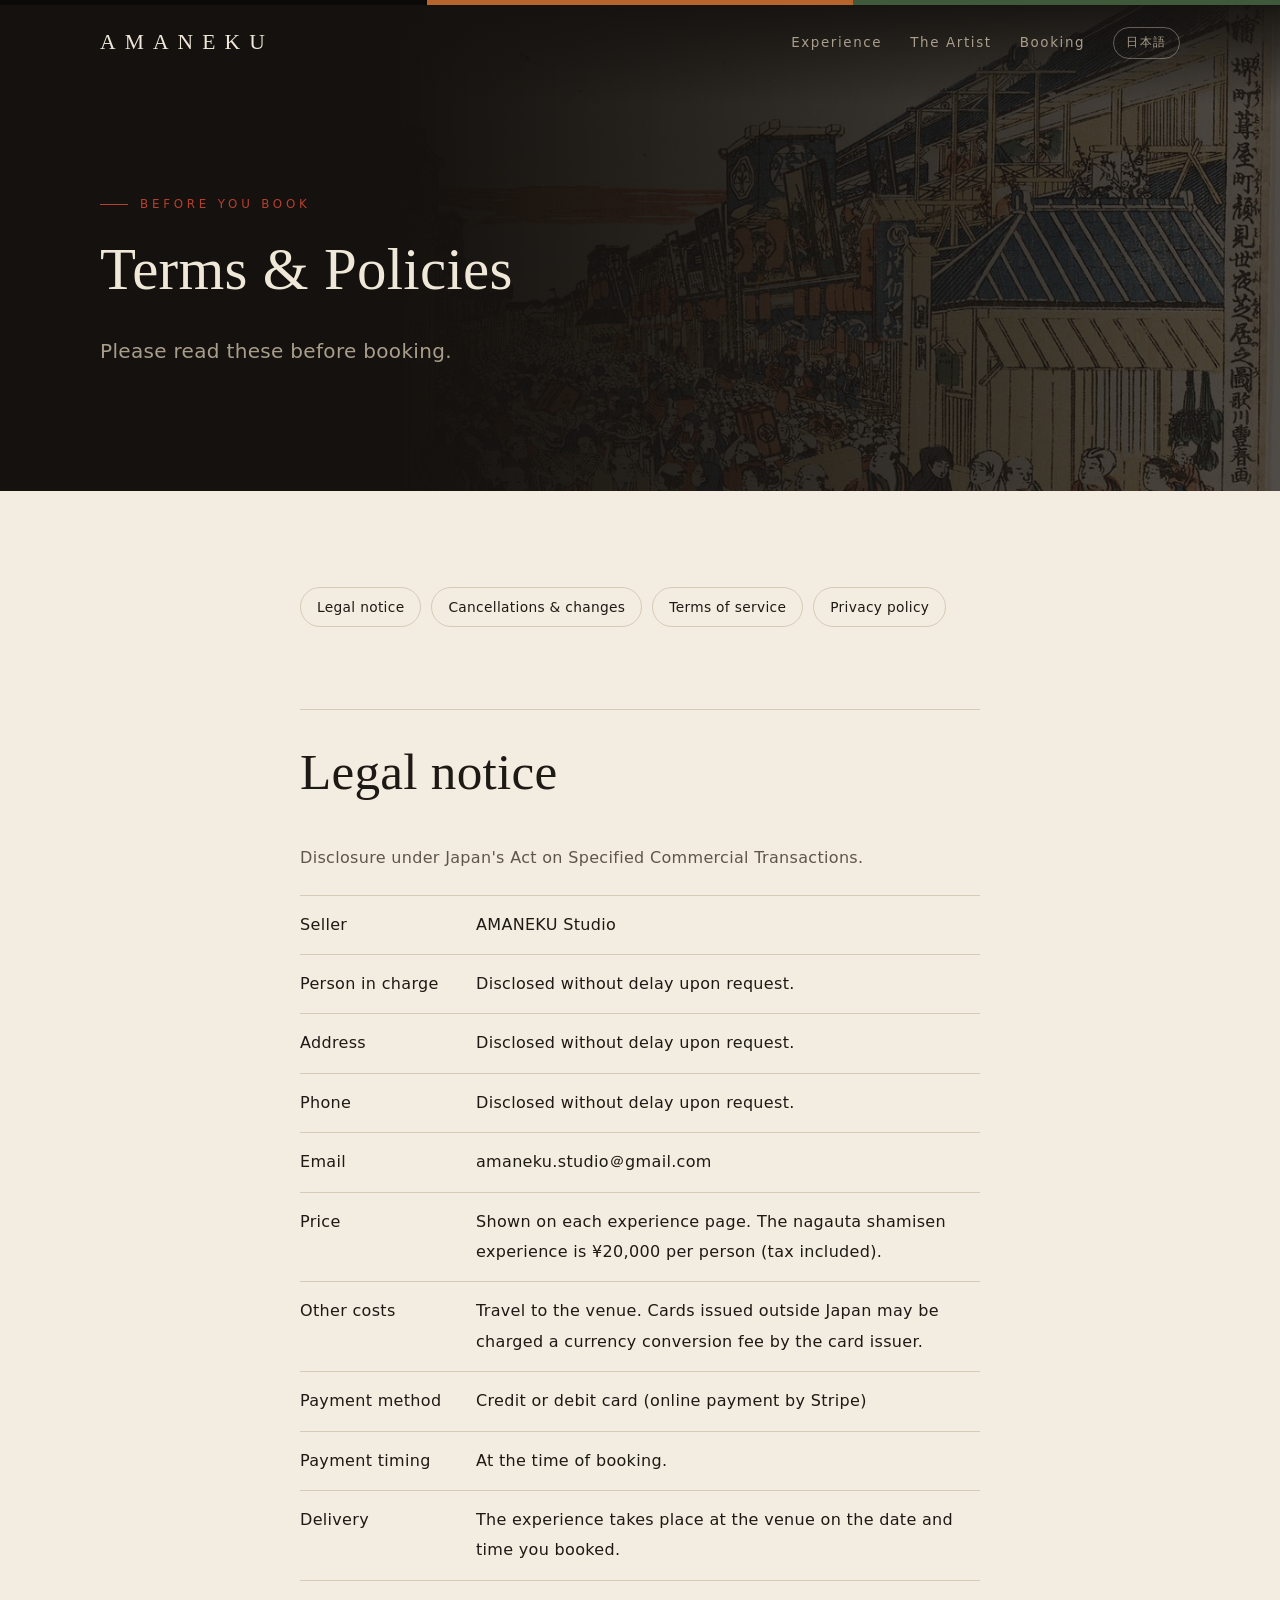
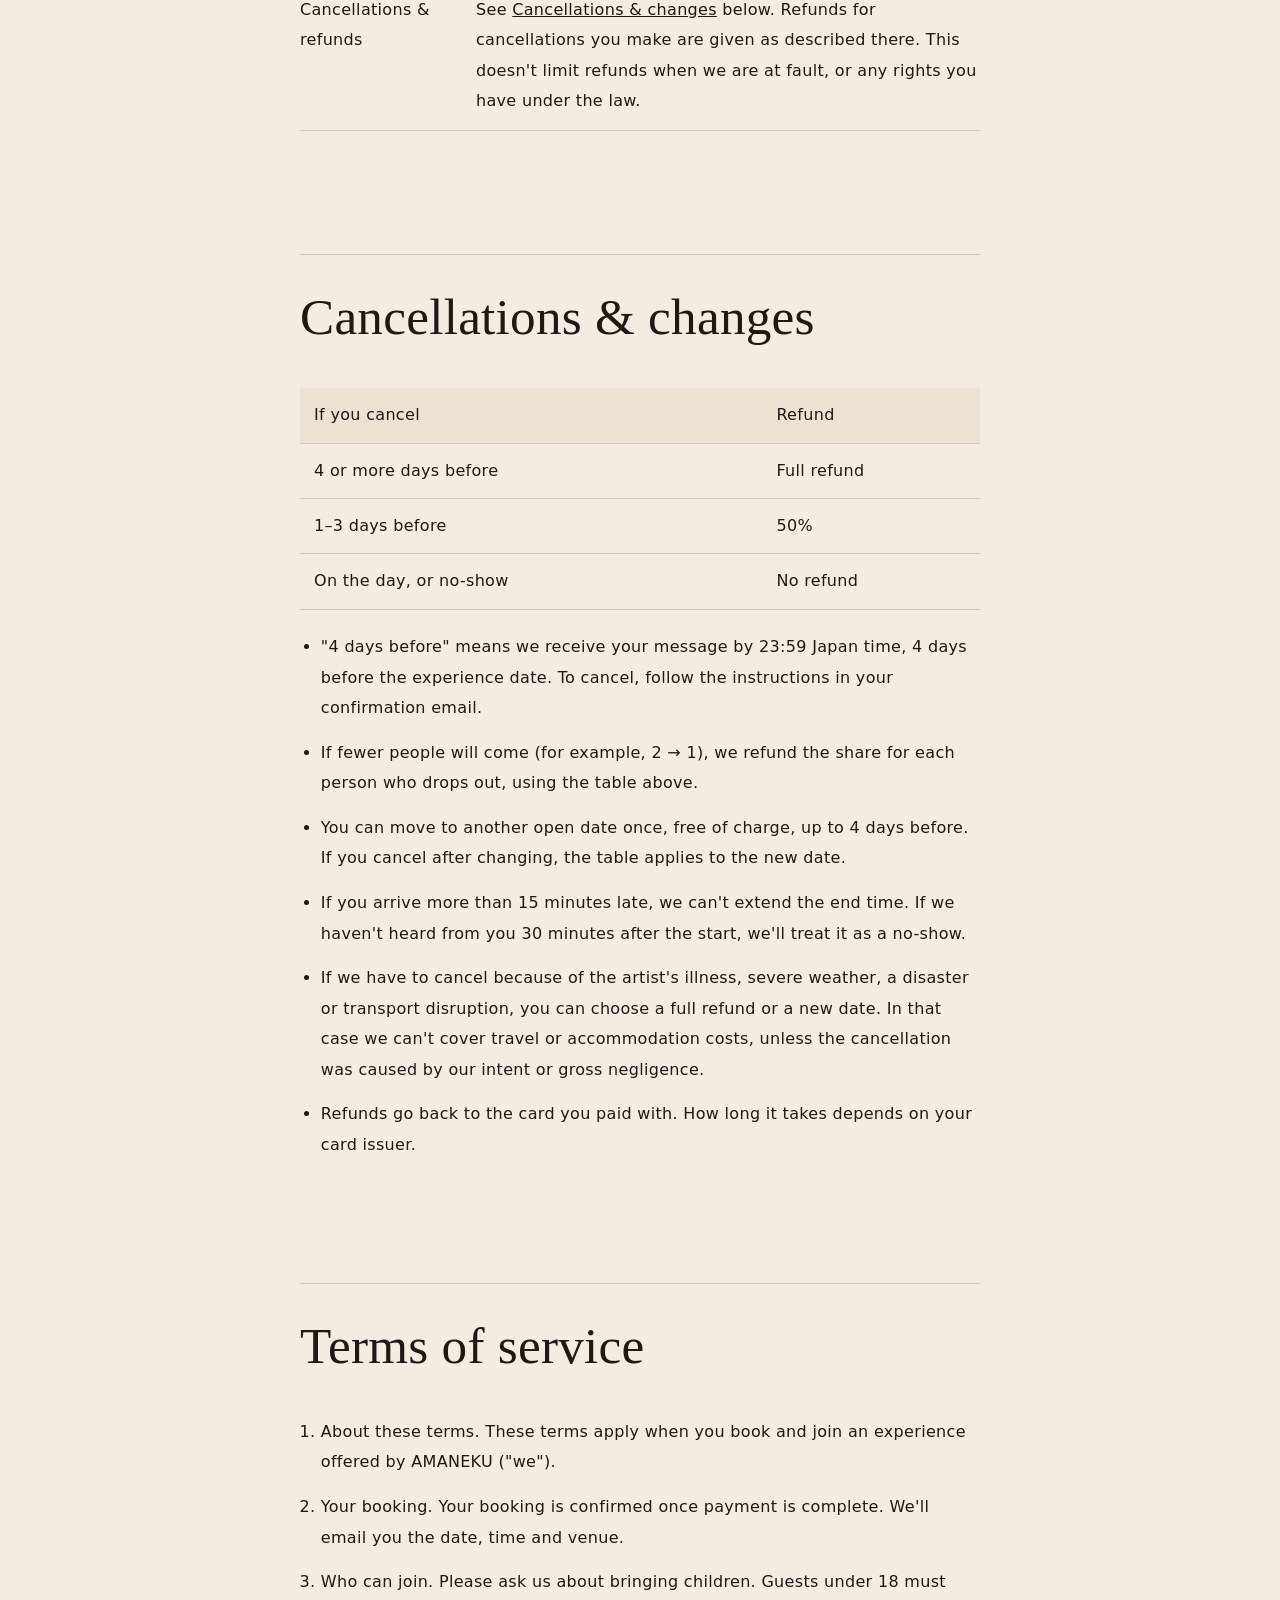
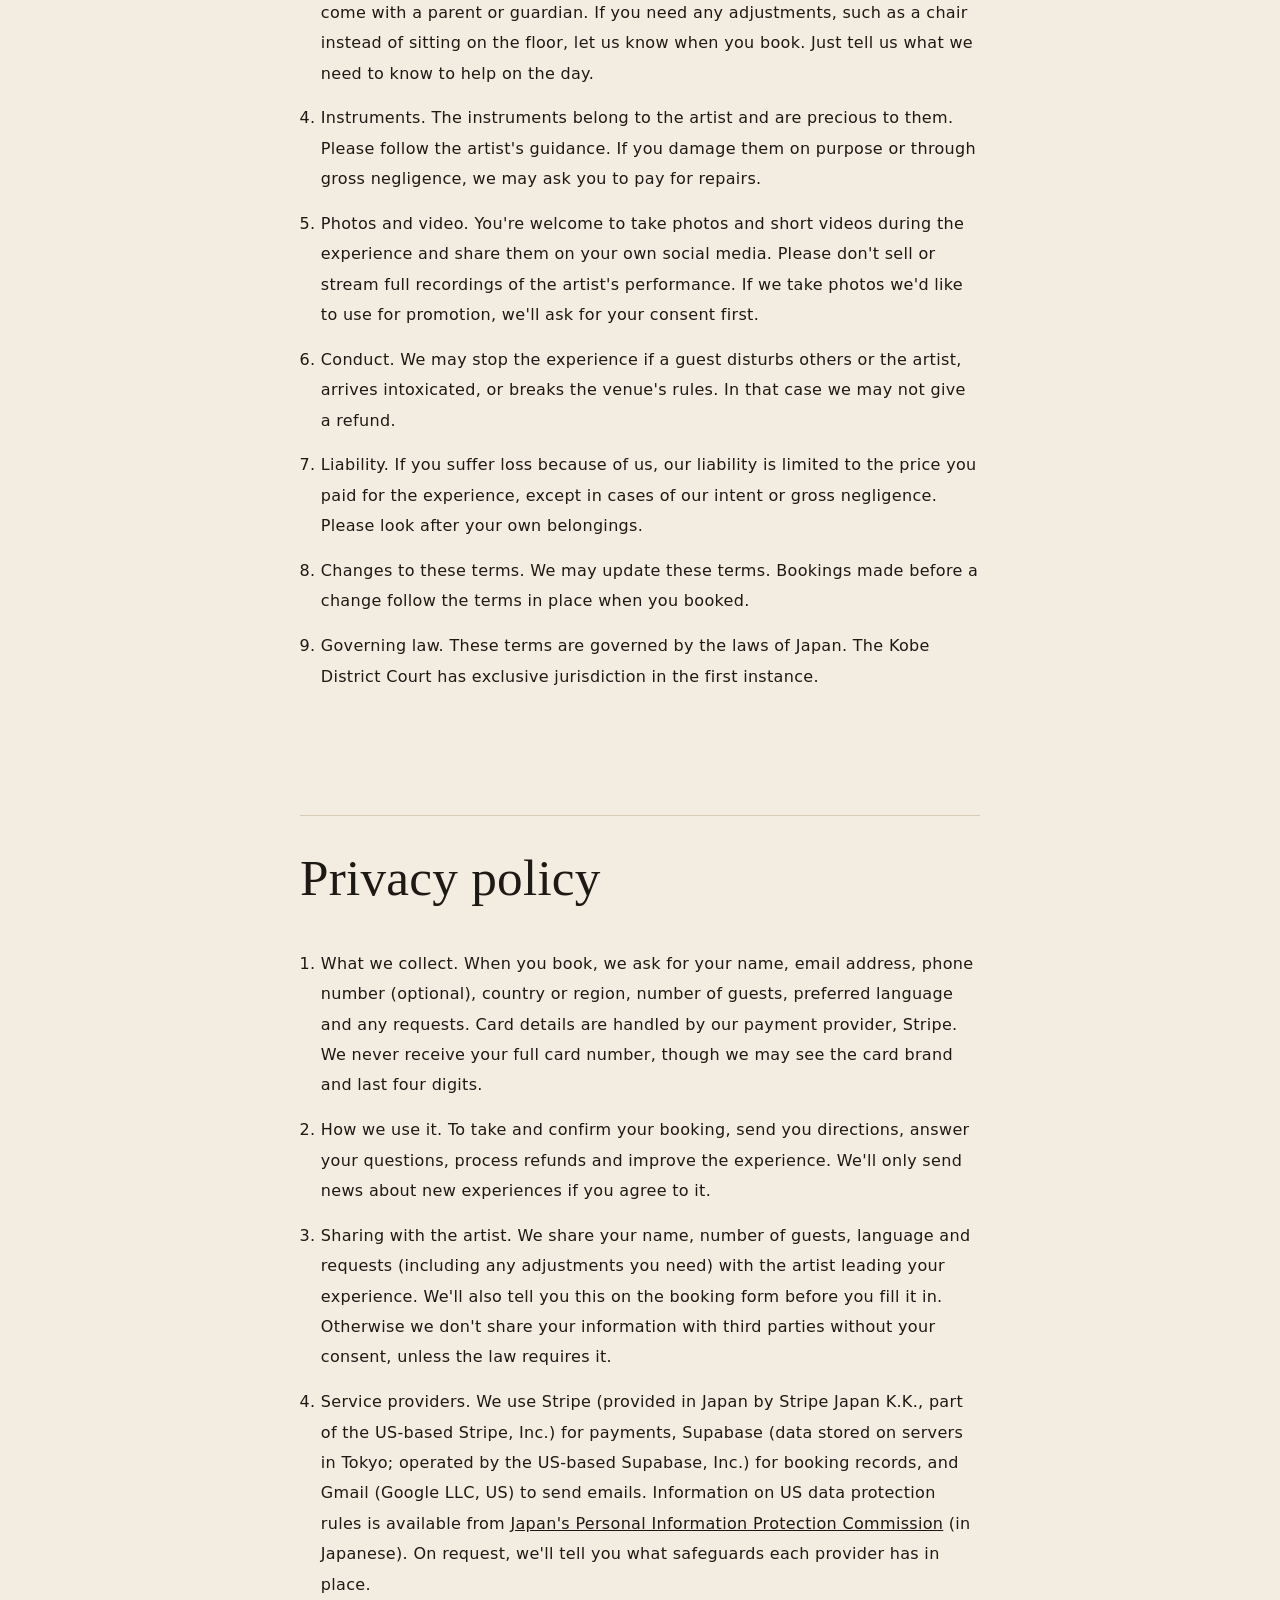
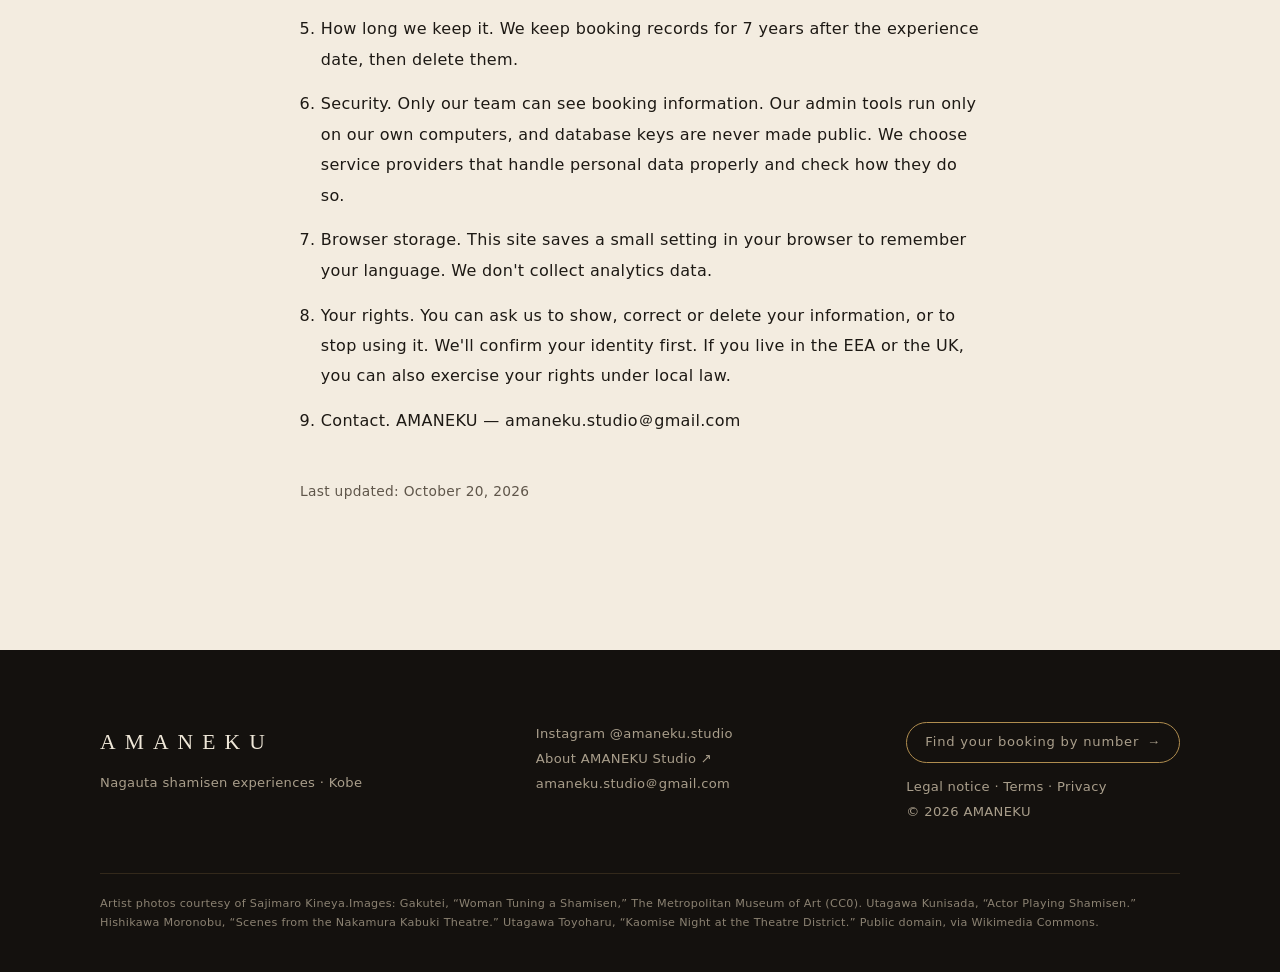
<file: en/legal.html>
<!doctype html>
<html lang="en">
<head>
<meta charset="utf-8">
<meta http-equiv="Content-Security-Policy" content="default-src 'self'; script-src 'self' 'sha256-+g8NcLocS+J3GycqzifURA1tshLZYF4IOyKaIvs1fI8=' 'sha256-EjybbuHvVDgNgoO8zO6FQB5c3XlNjq50l2YYNhiYtuU='; style-src 'self' 'unsafe-inline' https://fonts.googleapis.com; font-src https://fonts.gstatic.com; img-src 'self' data: https://amanekustudio-dotcom.github.io https://enoiaitbavewiusniakv.supabase.co; connect-src https://enoiaitbavewiusniakv.supabase.co; form-action 'self'; base-uri 'self'; object-src 'none'">
<meta name="referrer" content="strict-origin-when-cross-origin">
<!-- 日本語ブラウザで英語版を開いたら、表示前に日本語版へ（自分でEnglishを選んだ人は除く） -->
<script>try{if(/^ja/i.test(navigator.language||"")&&localStorage.getItem("amaneku-lang")!=="en"){location.replace(location.href.replace("/en/","/ja/"))}}catch(e){}</script>
<meta name="viewport" content="width=device-width, initial-scale=1">
<link rel="icon" href="../assets/img/favicon.svg" type="image/svg+xml">
<link rel="icon" href="../assets/img/favicon-32.png" sizes="32x32" type="image/png">
<link rel="apple-touch-icon" href="../assets/img/apple-touch-icon.png">
<title>Terms &amp; Policies — AMANEKU</title>
<meta name="description" content="AMANEKU's legal notice, cancellation policy, terms of service and privacy policy.">
<link rel="preconnect" href="https://fonts.googleapis.com">
<link rel="preconnect" href="https://fonts.gstatic.com" crossorigin>
<link href="https://fonts.googleapis.com/css2?family=EB+Garamond:ital,wght@0,400;0,500;1,400&family=Noto+Sans+JP:wght@400;500&family=Shippori+Mincho:wght@400;500&display=swap" rel="stylesheet">
<link rel="stylesheet" href="../assets/style.css?v=20261027a">
<script src="../assets/site.js?v=20261027a"></script>
</head>
<body>

<div class="joshiki" aria-hidden="true"><span></span><span></span><span></span></div>
<header class="site-header">
  <div class="wrap">
    <a class="logo" href="index.html" translate="no">AMANEKU</a>
    <nav class="nav">
      <a href="experience.html">Experience</a>
      <a href="artist.html">The Artist</a>
      <a href="booking.html">Booking</a>
      <a class="lang" href="../ja/legal.html" hreflang="ja">日本語</a>
    </nav>
  </div>
</header>

<main>
  <div class="page-head">
    <div class="bg" style="background-image:url(../assets/img/shibai-machi.jpg)"></div>
    <div class="wrap">
      <span class="eyebrow">Before you book</span>
      <h1 style="font-size:clamp(2.2rem,4.6vw,3.8rem)">Terms &amp; Policies</h1>
      <p class="lead">Please read these before booking.</p>
    </div>
  </div>

  <section class="legal">
    <div class="wrap narrow">
      <nav class="legal-toc" aria-label="Contents">
        <a href="#tokushoho">Legal notice</a>
        <a href="#cancel">Cancellations &amp; changes</a>
        <a href="#terms">Terms of service</a>
        <a href="#privacy">Privacy policy</a>
      </nav>

      <h2 id="tokushoho">Legal notice</h2>
      <p class="muted">Disclosure under Japan's Act on Specified Commercial Transactions.</p>
      <dl class="legal-table">
        <dt>Seller</dt><dd><span translate="no">AMANEKU Studio</span></dd>
        <dt>Person in charge</dt><dd>Disclosed without delay upon request.</dd>
        <dt>Address</dt><dd><span>Disclosed without delay upon request.</span></dd>
        <dt>Phone</dt><dd><span>Disclosed without delay upon request.</span></dd>
        <dt>Email</dt><dd><span translate="no">amaneku.studio＠gmail.com</span></dd>
        <dt>Price</dt><dd>Shown on each experience page. The nagauta shamisen experience is ¥20,000 per person<span> (tax included)</span>.</dd>
        <dt>Other costs</dt><dd>Travel to the venue. Cards issued outside Japan may be charged a currency conversion fee by the card issuer.</dd>
        <dt>Payment method</dt><dd><span>Credit or debit card (online payment by Stripe)</span></dd>
        <dt>Payment timing</dt><dd>At the time of booking.</dd>
        <dt>Delivery</dt><dd>The experience takes place at the venue on the date and time you booked.</dd>
        <dt>Cancellations &amp; refunds</dt><dd>See <a href="#cancel">Cancellations &amp; changes</a> below. Refunds for cancellations you make are given as described there. This doesn't limit refunds when we are at fault, or any rights you have under the law.</dd>
      </dl>

      <h2 id="cancel">Cancellations &amp; changes</h2>
      <div>
        <table class="legal-fee">
          <thead><tr><th>If you cancel</th><th>Refund</th></tr></thead>
          <tbody>
            <tr><td>4 or more days before</td><td>Full refund</td></tr>
            <tr><td>1–3 days before</td><td>50%</td></tr>
            <tr><td>On the day, or no-show</td><td>No refund</td></tr>
          </tbody>
        </table>
        <ul>
          <li>"4 days before" means we receive your message by 23:59 Japan time, 4 days before the experience date. To cancel, follow the instructions in your confirmation email.</li>
          <li>If fewer people will come (for example, 2 → 1), we refund the share for each person who drops out, using the table above.</li>
          <li>You can move to another open date once, free of charge, up to 4 days before. If you cancel after changing, the table applies to the new date.</li>
          <li>If you arrive more than 15 minutes late, we can't extend the end time. If we haven't heard from you 30 minutes after the start, we'll treat it as a no-show.</li>
          <li>If we have to cancel because of the artist's illness, severe weather, a disaster or transport disruption, you can choose a full refund or a new date. In that case we can't cover travel or accommodation costs, unless the cancellation was caused by our intent or gross negligence.</li>
          <li>Refunds go back to the card you paid with. How long it takes depends on your card issuer.</li>
        </ul>
      </div>

      <h2 id="terms">Terms of service</h2>
      <ol class="legal-list">
        <li><strong>About these terms.</strong> These terms apply when you book and join an experience offered by <span translate="no">AMANEKU</span> ("we").</li>
        <li><strong>Your booking.</strong> Your booking is confirmed once payment is complete. We'll email you the date, time and venue.</li>
        <li><strong>Who can join.</strong> <span>Please ask us about bringing children. Guests under 18 must come with a parent or guardian.</span> If you need any adjustments, such as a chair instead of sitting on the floor, let us know when you book. Just tell us what we need to know to help on the day.</li>
        <li><strong>Instruments.</strong> The instruments belong to the artist and are precious to them. Please follow the artist's guidance. If you damage them on purpose or through gross negligence, we may ask you to pay for repairs.</li>
        <li><strong>Photos and video.</strong> You're welcome to take photos and short videos during the experience and share them on your own social media. <span>Please don't sell or stream full recordings of the artist's performance.</span> If we take photos we'd like to use for promotion, we'll ask for your consent first.</li>
        <li><strong>Conduct.</strong> We may stop the experience if a guest disturbs others or the artist, arrives intoxicated, or breaks the venue's rules. <span>In that case we may not give a refund.</span></li>
        <li><strong>Liability.</strong> If you suffer loss because of us, our liability is limited to the price you paid for the experience, except in cases of our intent or gross negligence. Please look after your own belongings.</li>
        <li><strong>Changes to these terms.</strong> We may update these terms. Bookings made before a change follow the terms in place when you booked.</li>
        <li><strong>Governing law.</strong> These terms are governed by the laws of Japan. The <span>Kobe District Court</span> has exclusive jurisdiction in the first instance.</li>
      </ol>

      <h2 id="privacy">Privacy policy</h2>
      <ol class="legal-list">
        <li><strong>What we collect.</strong> When you book, we ask for your name, email address, <span>phone number (optional)</span>, country or region, number of guests, preferred language and any requests. Card details are handled by our payment provider, Stripe. We never receive your full card number, though we may see the card brand and last four digits.</li>
        <li><strong>How we use it.</strong> To take and confirm your booking, send you directions, answer your questions, process refunds and improve the experience. We'll only send news about new experiences if you agree to it.</li>
        <li><strong>Sharing with the artist.</strong> <span>We share your name, number of guests, language and requests (including any adjustments you need) with the artist leading your experience. We'll also tell you this on the booking form before you fill it in.</span> Otherwise we don't share your information with third parties without your consent, unless the law requires it.</li>
        <li><strong>Service providers.</strong> We use Stripe (provided in Japan by Stripe Japan K.K., part of the US-based Stripe, Inc.) for payments, Supabase (data stored on servers in Tokyo; operated by the US-based Supabase, Inc.) for booking records, and Gmail (Google LLC, US) to send emails. <span>Information on US data protection rules is available from <a href="https://www.ppc.go.jp/personalinfo/legal/kaiseihogohou/#gaikoku">Japan's Personal Information Protection Commission</a> (in Japanese). On request, we'll tell you what safeguards each provider has in place.</span></li>
        <li><strong>How long we keep it.</strong> We keep booking records for <span>7 years after the experience date</span>, then delete them.</li>
        <li><strong>Security.</strong> Only our team can see booking information. Our admin tools run only on our own computers, and database keys are never made public. We choose service providers that handle personal data properly and check how they do so.</li>
        <li><strong>Browser storage.</strong> This site saves a small setting in your browser to remember your language. <span>We don't collect analytics data.</span></li>
        <li><strong>Your rights.</strong> You can ask us to show, correct or delete your information, or to stop using it. We'll confirm your identity first. If you live in the EEA or the UK, you can also exercise your rights under local law.</li>
        <li><strong>Contact.</strong> <span translate="no">AMANEKU</span> — <span translate="no">amaneku.studio＠gmail.com</span></li>
      </ol>

      <p class="muted legal-updated">Last updated: October 20, 2026</p>
    </div>
  </section>
</main>


<footer class="site-footer">
  <div class="wrap">
    <div class="top">
      <div>
        <a class="logo" href="index.html" translate="no">AMANEKU</a>
        <div>Nagauta shamisen experiences · Kobe</div>
      </div>
      <div>
        <a href="https://www.instagram.com/amaneku.studio/">Instagram @amaneku.studio</a><br>
        <a href="https://humble-locket-a1c.notion.site/amaneku-studio-hp" target="_blank" rel="noopener">About <span translate="no">AMANEKU Studio</span> ↗</a><br>
        <span translate="no">amaneku.studio＠gmail.com</span>
      </div>
      <div>
        <a class="foot-lookup" href="lookup.html">Find your booking by number</a><br><a href="legal.html#tokushoho">Legal notice</a> · <a href="legal.html#terms">Terms</a> · <a href="legal.html#privacy">Privacy</a><br>
        © 2026 <span translate="no">AMANEKU</span>
      </div>
    </div>
    <div class="credits">Artist photos courtesy of Sajimaro Kineya.Images: Gakutei, “Woman Tuning a Shamisen,” The Metropolitan Museum of Art (CC0). Utagawa Kunisada, “Actor Playing Shamisen.” Hishikawa Moronobu, “Scenes from the Nakamura Kabuki Theatre.” Utagawa Toyoharu, “Kaomise Night at the Theatre District.” Public domain, via Wikimedia Commons.</div>
  </div>
</footer>

</body>
</html>
</file>
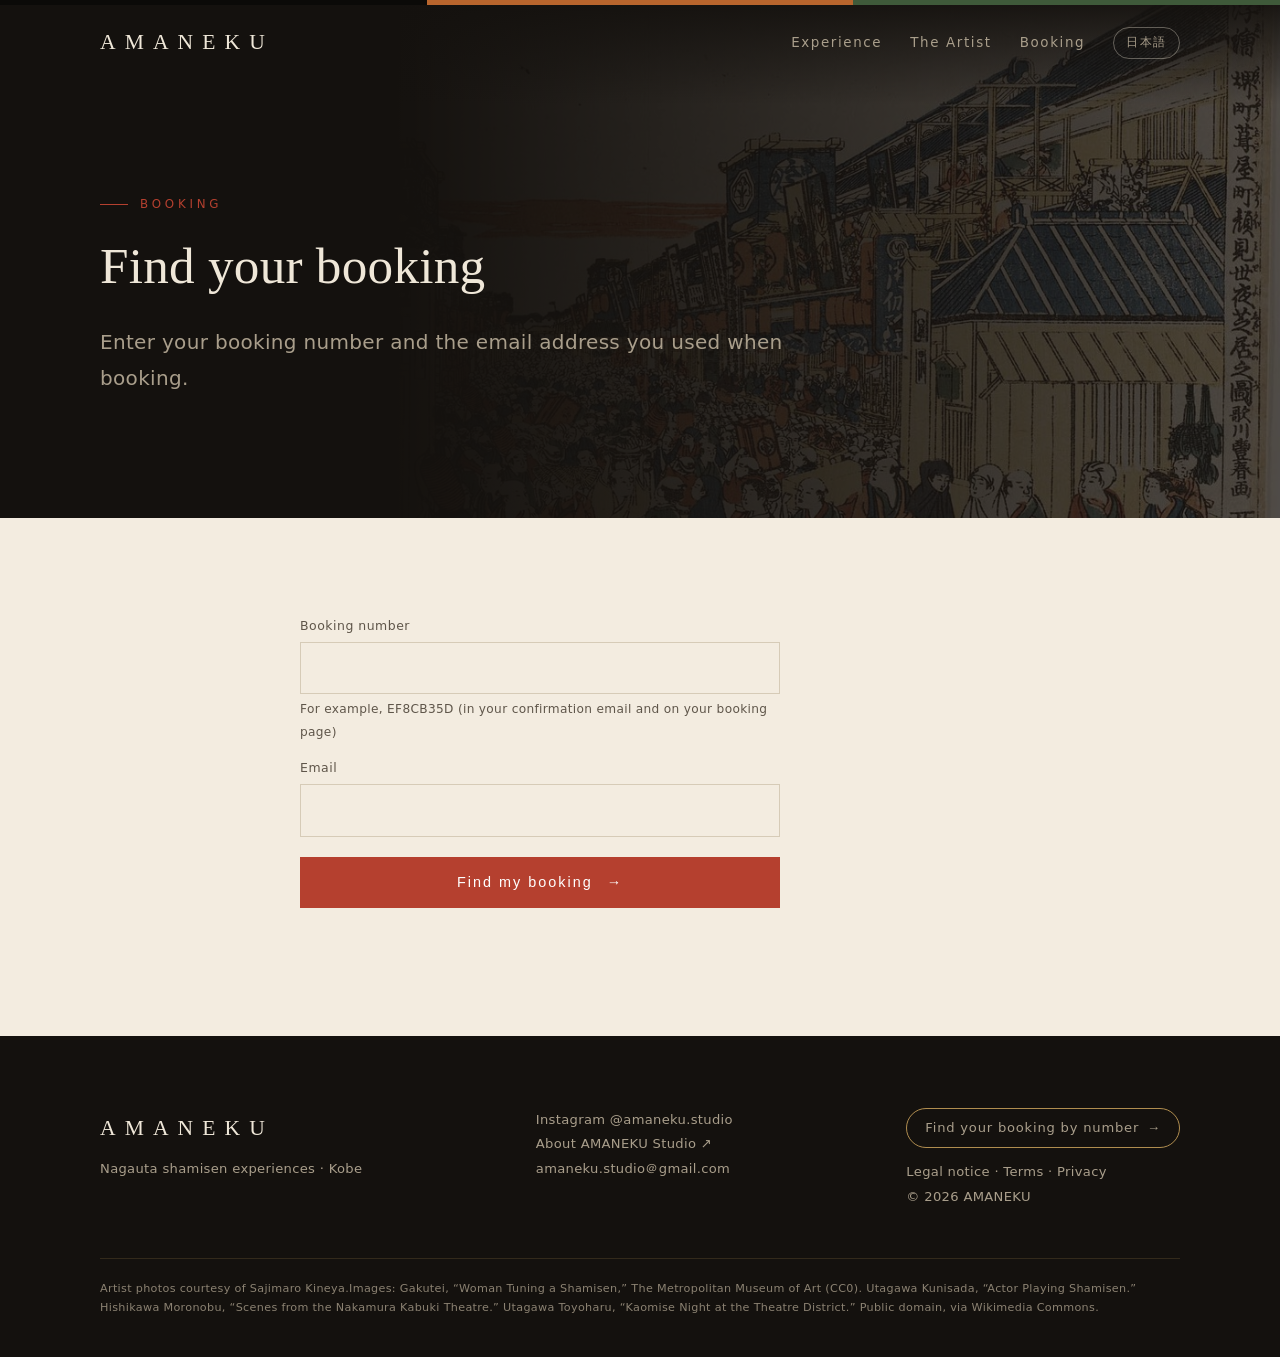
<file: en/lookup.html>
<!doctype html>
<html lang="en">
<head>
<meta charset="utf-8">
<meta http-equiv="Content-Security-Policy" content="default-src 'self'; script-src 'self' 'sha256-+g8NcLocS+J3GycqzifURA1tshLZYF4IOyKaIvs1fI8=' 'sha256-EjybbuHvVDgNgoO8zO6FQB5c3XlNjq50l2YYNhiYtuU='; style-src 'self' 'unsafe-inline' https://fonts.googleapis.com; font-src https://fonts.gstatic.com; img-src 'self' data: https://amanekustudio-dotcom.github.io https://enoiaitbavewiusniakv.supabase.co; connect-src https://enoiaitbavewiusniakv.supabase.co; form-action 'self'; base-uri 'self'; object-src 'none'">
<meta name="referrer" content="strict-origin-when-cross-origin">
<meta name="robots" content="noindex, nofollow">
<!-- 日本語ブラウザで英語版を開いたら、表示前に日本語版へ（自分でEnglishを選んだ人は除く） -->
<script>try{if(/^ja/i.test(navigator.language||"")&&localStorage.getItem("amaneku-lang")!=="en"){location.replace(location.href.replace("/en/","/ja/"))}}catch(e){}</script>
<meta name="viewport" content="width=device-width, initial-scale=1">
<link rel="icon" href="../assets/img/favicon.svg" type="image/svg+xml">
<link rel="icon" href="../assets/img/favicon-32.png" sizes="32x32" type="image/png">
<link rel="apple-touch-icon" href="../assets/img/apple-touch-icon.png">
<title>Find your booking — AMANEKU</title>
<link rel="preconnect" href="https://fonts.googleapis.com">
<link rel="preconnect" href="https://fonts.gstatic.com" crossorigin>
<link href="https://fonts.googleapis.com/css2?family=EB+Garamond:ital,wght@0,400;0,500;1,400&family=Noto+Sans+JP:wght@400;500&family=Shippori+Mincho:wght@400;500&display=swap" rel="stylesheet">
<link rel="stylesheet" href="../assets/style.css?v=20261027a">
<script src="../assets/site.js?v=20261027a"></script>
<script src="../assets/lookup.js?v=20261027a" defer></script>
</head>
<body>

<div class="joshiki" aria-hidden="true"><span></span><span></span><span></span></div>
<header class="site-header">
  <div class="wrap">
    <a class="logo" href="index.html" translate="no">AMANEKU</a>
    <nav class="nav">
      <a href="experience.html">Experience</a>
      <a href="artist.html">The Artist</a>
      <a href="booking.html">Booking</a>
      <a class="lang" href="../ja/lookup.html" hreflang="ja">日本語</a>
    </nav>
  </div>
</header>

<main>
  <div class="page-head">
    <div class="bg" style="background-image:url(../assets/img/shibai-machi.jpg)"></div>
    <div class="wrap">
      <span class="eyebrow">Booking</span>
      <h1 style="font-size:clamp(1.9rem,4vw,3.2rem)">Find your booking</h1>
      <p class="lead">Enter your booking number and the email address you used when booking.</p>
    </div>
  </div>

  <section class="legal">
    <div class="wrap narrow">
      <form id="lookup-form" class="bk-form lookup-form" novalidate>
        <label class="fld"><span>Booking number</span><input name="reference" required maxlength="20" autocomplete="off" autocapitalize="characters" spellcheck="false"><small class="muted">For example, EF8CB35D (in your confirmation email and on your booking page)</small></label>
        <label class="fld"><span>Email</span><input name="email" type="email" required maxlength="254" autocomplete="email"></label>
        <p class="bk-error" role="alert" hidden></p>
        <button type="submit" class="btn">Find my booking</button>
      </form>
    </div>
  </section>
</main>


<footer class="site-footer">
  <div class="wrap">
    <div class="top">
      <div>
        <a class="logo" href="index.html" translate="no">AMANEKU</a>
        <div>Nagauta shamisen experiences · Kobe</div>
      </div>
      <div>
        <a href="https://www.instagram.com/amaneku.studio/">Instagram @amaneku.studio</a><br>
        <a href="https://humble-locket-a1c.notion.site/amaneku-studio-hp" target="_blank" rel="noopener">About <span translate="no">AMANEKU Studio</span> ↗</a><br>
        <span translate="no">amaneku.studio＠gmail.com</span>
      </div>
      <div>
        <a class="foot-lookup" href="lookup.html">Find your booking by number</a><br><a href="legal.html#tokushoho">Legal notice</a> · <a href="legal.html#terms">Terms</a> · <a href="legal.html#privacy">Privacy</a><br>
        © 2026 <span translate="no">AMANEKU</span>
      </div>
    </div>
    <div class="credits">Artist photos courtesy of Sajimaro Kineya.Images: Gakutei, “Woman Tuning a Shamisen,” The Metropolitan Museum of Art (CC0). Utagawa Kunisada, “Actor Playing Shamisen.” Hishikawa Moronobu, “Scenes from the Nakamura Kabuki Theatre.” Utagawa Toyoharu, “Kaomise Night at the Theatre District.” Public domain, via Wikimedia Commons.</div>
  </div>
</footer>

</body>
</html>
</file>
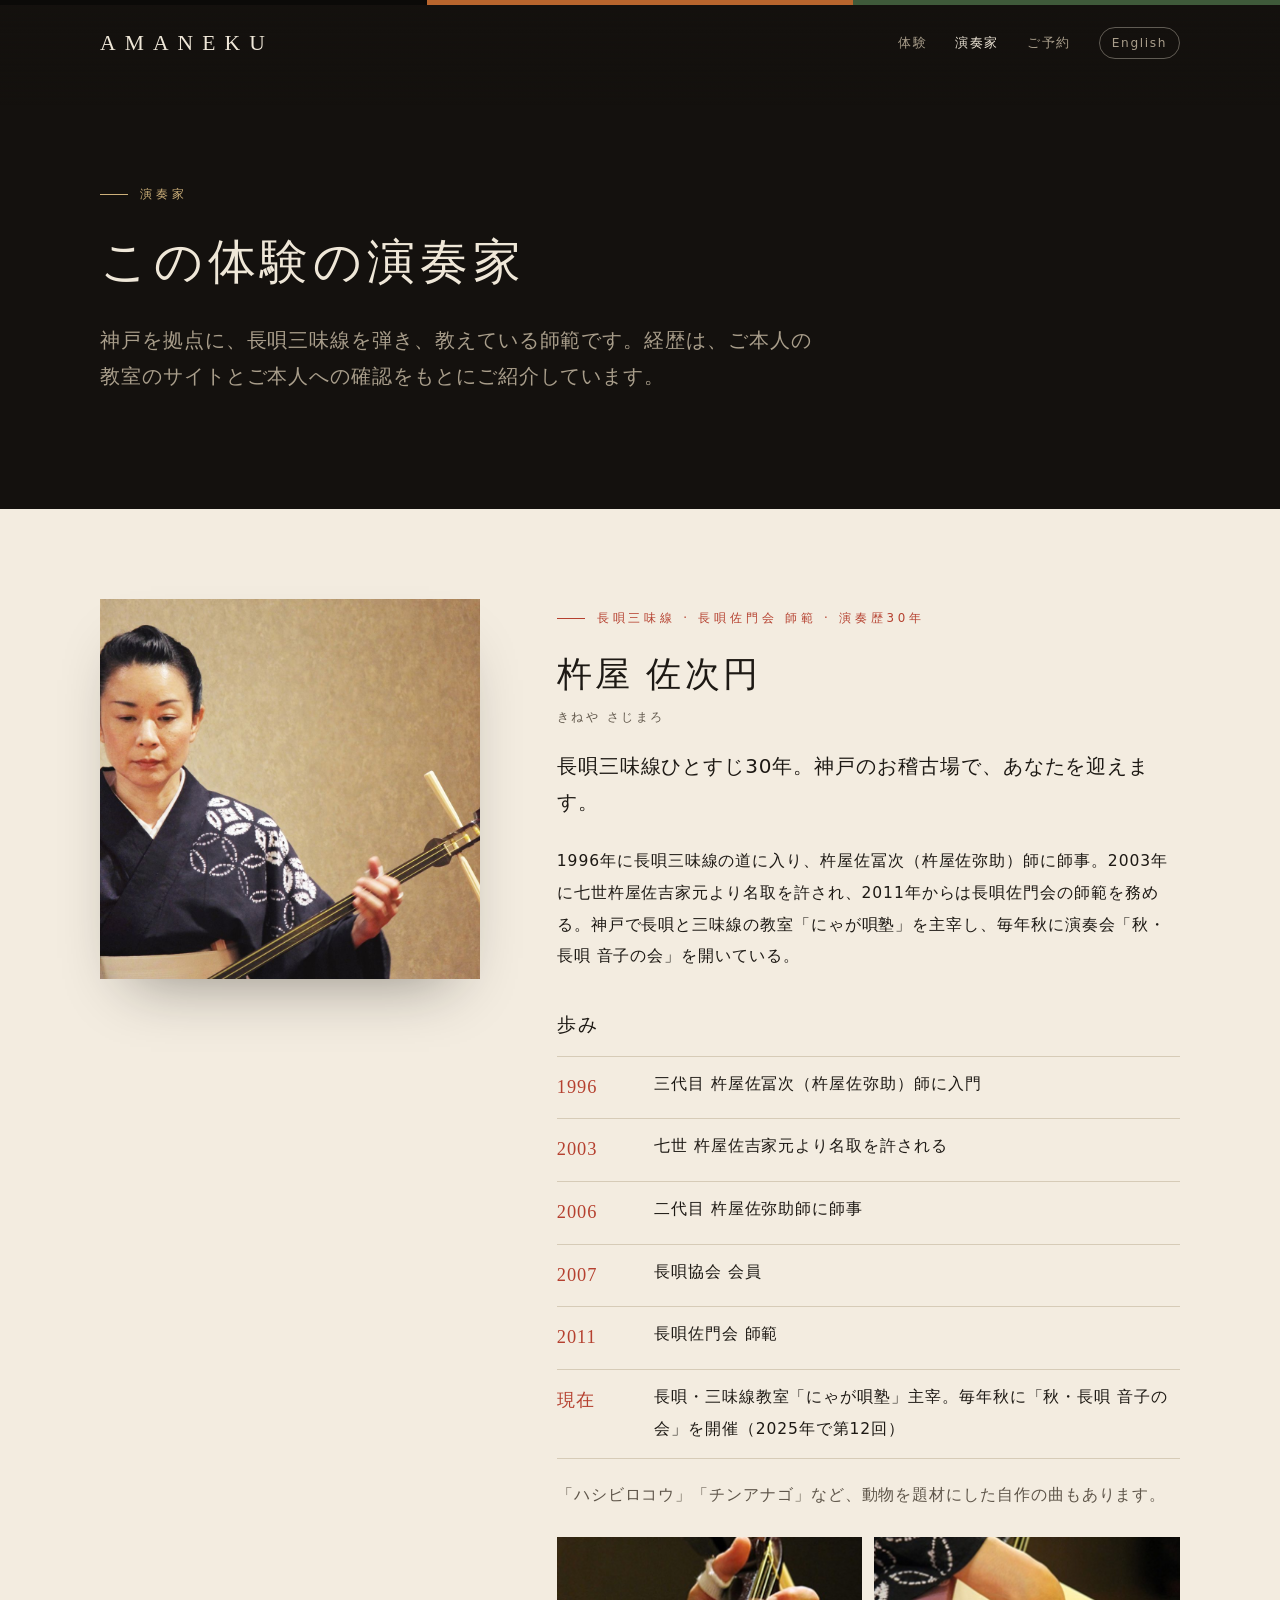
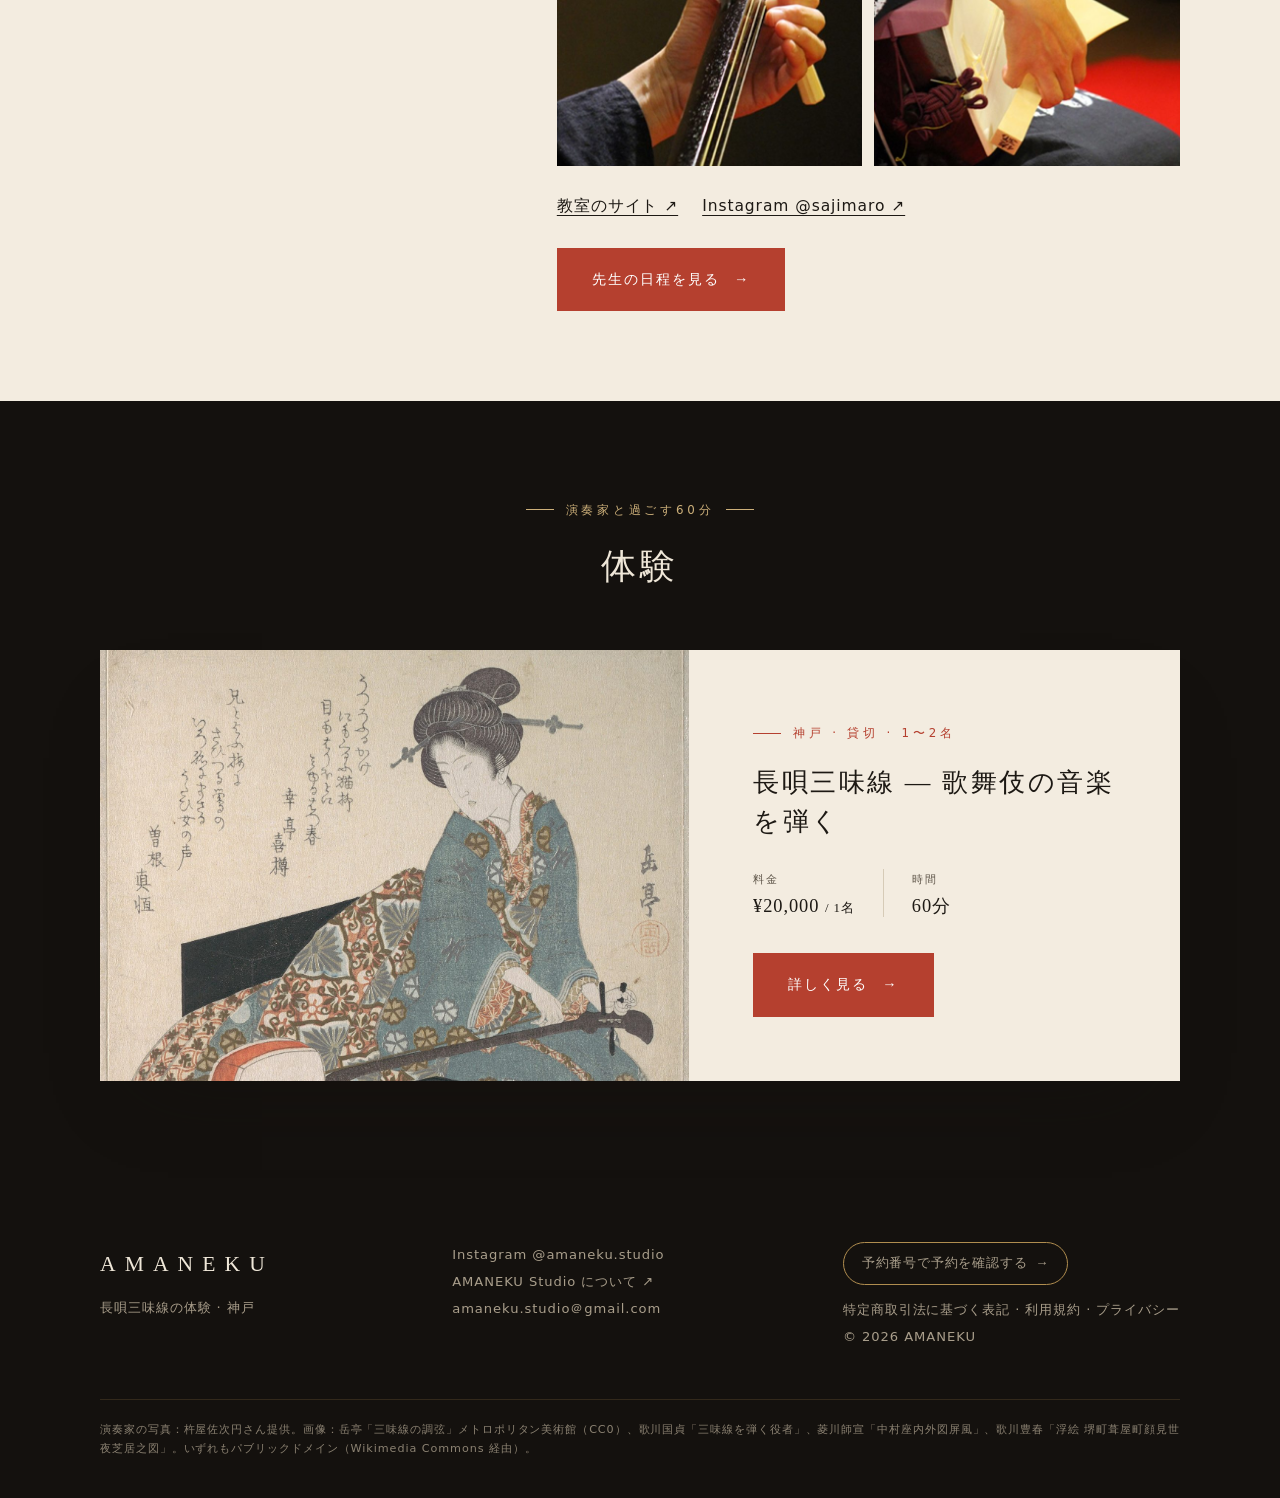
<file: ja/artist.html>
<!doctype html>
<html lang="ja">
<head>
<meta charset="utf-8">
<meta http-equiv="Content-Security-Policy" content="default-src 'self'; script-src 'self' 'sha256-+g8NcLocS+J3GycqzifURA1tshLZYF4IOyKaIvs1fI8=' 'sha256-EjybbuHvVDgNgoO8zO6FQB5c3XlNjq50l2YYNhiYtuU='; style-src 'self' 'unsafe-inline' https://fonts.googleapis.com; font-src https://fonts.gstatic.com; img-src 'self' data: https://amanekustudio-dotcom.github.io https://enoiaitbavewiusniakv.supabase.co; connect-src https://enoiaitbavewiusniakv.supabase.co; form-action 'self'; base-uri 'self'; object-src 'none'">
<meta name="referrer" content="strict-origin-when-cross-origin">
<meta name="viewport" content="width=device-width, initial-scale=1">
<link rel="icon" href="../assets/img/favicon.svg" type="image/svg+xml">
<link rel="icon" href="../assets/img/favicon-32.png" sizes="32x32" type="image/png">
<link rel="apple-touch-icon" href="../assets/img/apple-touch-icon.png">
<title>演奏家 — AMANEKU</title>
<meta name="description" content="神戸で長唄三味線を教えてくれる演奏家のインタビュー。芸を始めたきっかけ、これまでの歩み、旅行者に伝えたいこと。">
<link rel="preconnect" href="https://fonts.googleapis.com">
<link rel="preconnect" href="https://fonts.gstatic.com" crossorigin>
<link href="https://fonts.googleapis.com/css2?family=EB+Garamond:ital,wght@0,400;0,500;1,400&family=Noto+Sans+JP:wght@400;500&family=Shippori+Mincho:wght@400;500&display=swap" rel="stylesheet">
<link rel="stylesheet" href="../assets/style.css?v=20261027a">
<script src="../assets/site.js?v=20261027a"></script>
</head>
<body>

<div class="joshiki" aria-hidden="true"><span></span><span></span><span></span></div>
<header class="site-header">
  <div class="wrap">
    <a class="logo" href="index.html" translate="no">AMANEKU</a>
    <nav class="nav">
      <a href="experience.html">体験</a>
      <a href="artist.html" aria-current="page">演奏家</a>
      <a href="booking.html">ご予約</a>
      <a class="lang" href="../en/artist.html" hreflang="en">English</a>
    </nav>
  </div>
</header>

<main>
  <section class="dark" style="padding-top:170px">
    <div class="wrap">
      <span class="eyebrow">演奏家</span>
      <h1 style="font-size:clamp(1.9rem,4vw,3rem)">この体験の演奏家</h1>
      <p class="lead muted" style="max-width:36em;margin-top:1.2em">神戸を拠点に、長唄三味線を弾き、教えている師範です。経歴は、ご本人の教室のサイトとご本人への確認をもとにご紹介しています。</p>
    </div>
  </section>

  <section class="profile band" id="artist-kineya-sajimaro">
    <div class="wrap profile-grid">
      <div class="profile-photo"><img src="../assets/img/sajimaro-portrait.jpg" alt="三味線を構える杵屋佐次円さん"></div>
      <div>
        <span class="eyebrow">長唄三味線 · 長唄佐門会 師範 · 演奏歴30年</span>
        <h2>杵屋 佐次円<small class="kana">きねや さじまろ</small></h2>
        <p class="lead">長唄三味線ひとすじ30年。神戸のお稽古場で、あなたを迎えます。</p>
        <p>1996年に長唄三味線の道に入り、杵屋佐冨次（杵屋佐弥助）師に師事。2003年に七世杵屋佐吉家元より名取を許され、2011年からは長唄佐門会の師範を務める。神戸で長唄と三味線の教室「にゃが唄塾」を主宰し、毎年秋に演奏会「秋・長唄 音子の会」を開いている。</p>
        <h3 class="steps-h">歩み</h3>
        <ul class="timeline">
          <li><b>1996</b><span>三代目 杵屋佐冨次（杵屋佐弥助）師に入門</span></li>
          <li><b>2003</b><span>七世 杵屋佐吉家元より名取を許される</span></li>
          <li><b>2006</b><span>二代目 杵屋佐弥助師に師事</span></li>
          <li><b>2007</b><span>長唄協会 会員</span></li>
          <li><b>2011</b><span>長唄佐門会 師範</span></li>
          <li><b>現在</b><span>長唄・三味線教室「にゃが唄塾」主宰。毎年秋に「秋・長唄 音子の会」を開催（2025年で第12回）</span></li>
        </ul>
        <p class="muted">「ハシビロコウ」「チンアナゴ」など、動物を題材にした自作の曲もあります。</p>
        <div class="hands">
          <img src="../assets/img/sajimaro-hands-1.jpg" alt="左手で糸を押さえる">
          <img src="../assets/img/sajimaro-hands-2.jpg" alt="撥で糸を弾く">
        </div>
        <p class="links"><a href="https://sajimaro.main.jp/" target="_blank" rel="noopener">教室のサイト ↗</a><a href="https://www.instagram.com/sajimaro/" target="_blank" rel="noopener">Instagram @sajimaro ↗</a></p>
        <a class="btn" href="booking.html?artist=kineya-sajimaro#dates">先生の日程を見る</a>
      </div>
    </div>
  </section>

  <section class="dark">
    <div class="wrap">
      <div class="center" style="margin-bottom:56px">
        <span class="eyebrow">演奏家と過ごす60分</span>
        <h2>体験</h2>
      </div>
      <a class="exp" href="experience.html">
        <div class="img" style="background-image:url(../assets/img/shamisen-tuning-wide.jpg);background-position:65% 60%" role="img" aria-label="三味線の調子を合わせる手元の浮世絵（部分）"></div>
        <div class="body">
          <span class="eyebrow">神戸 · 貸切 · 1〜2名</span>
          <h3>長唄三味線 ― 歌舞伎の音楽を弾く</h3>
          <dl class="facts two">
            <div><dt>料金</dt><dd>¥20,000 <small style="font-size:.7em">/ 1名</small></dd></div>
            <div><dt>時間</dt><dd>60分</dd></div>
          </dl>
          <span class="btn">詳しく見る</span>
        </div>
      </a>
    </div>
  </section>
</main>

<footer class="site-footer">
  <div class="wrap">
    <div class="top">
      <div>
        <a class="logo" href="index.html" translate="no">AMANEKU</a>
        <div>長唄三味線の体験 · 神戸</div>
      </div>
      <div>
        <a href="https://www.instagram.com/amaneku.studio/">Instagram @amaneku.studio</a><br>
        <a href="https://humble-locket-a1c.notion.site/amaneku-studio-hp" target="_blank" rel="noopener"><span translate="no">AMANEKU Studio</span> について ↗</a><br>
        <span translate="no">amaneku.studio＠gmail.com</span>
      </div>
      <div>
        <a class="foot-lookup" href="lookup.html">予約番号で予約を確認する</a><br><a href="legal.html#tokushoho">特定商取引法に基づく表記</a> · <a href="legal.html#terms">利用規約</a> · <a href="legal.html#privacy">プライバシー</a><br>
        © 2026 <span translate="no">AMANEKU</span>
      </div>
    </div>
    <div class="credits">演奏家の写真：杵屋佐次円さん提供。画像：岳亭「三味線の調弦」メトロポリタン美術館（CC0）、歌川国貞「三味線を弾く役者」、菱川師宣「中村座内外図屏風」、歌川豊春「浮絵 堺町葺屋町顔見世夜芝居之図」。いずれもパブリックドメイン（Wikimedia Commons 経由）。</div>
  </div>
</footer>

</body>
</html>
</file>
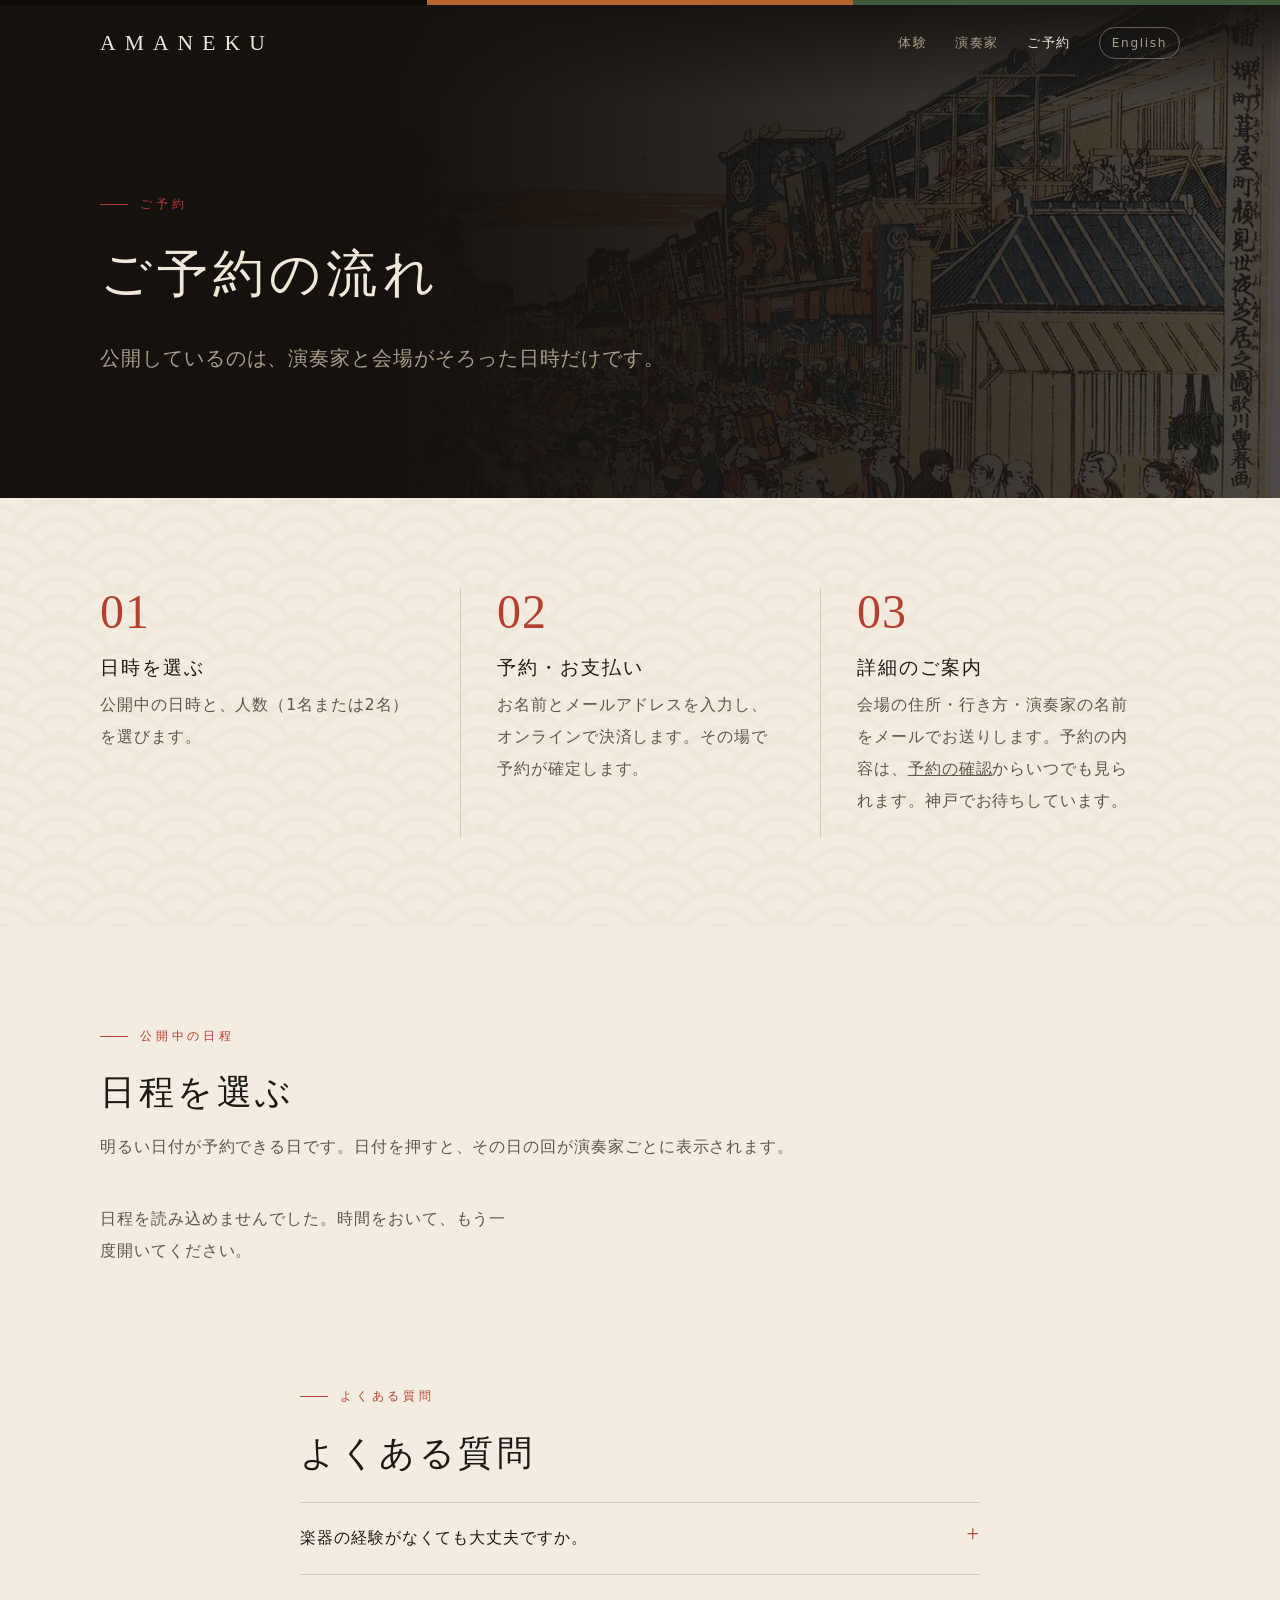
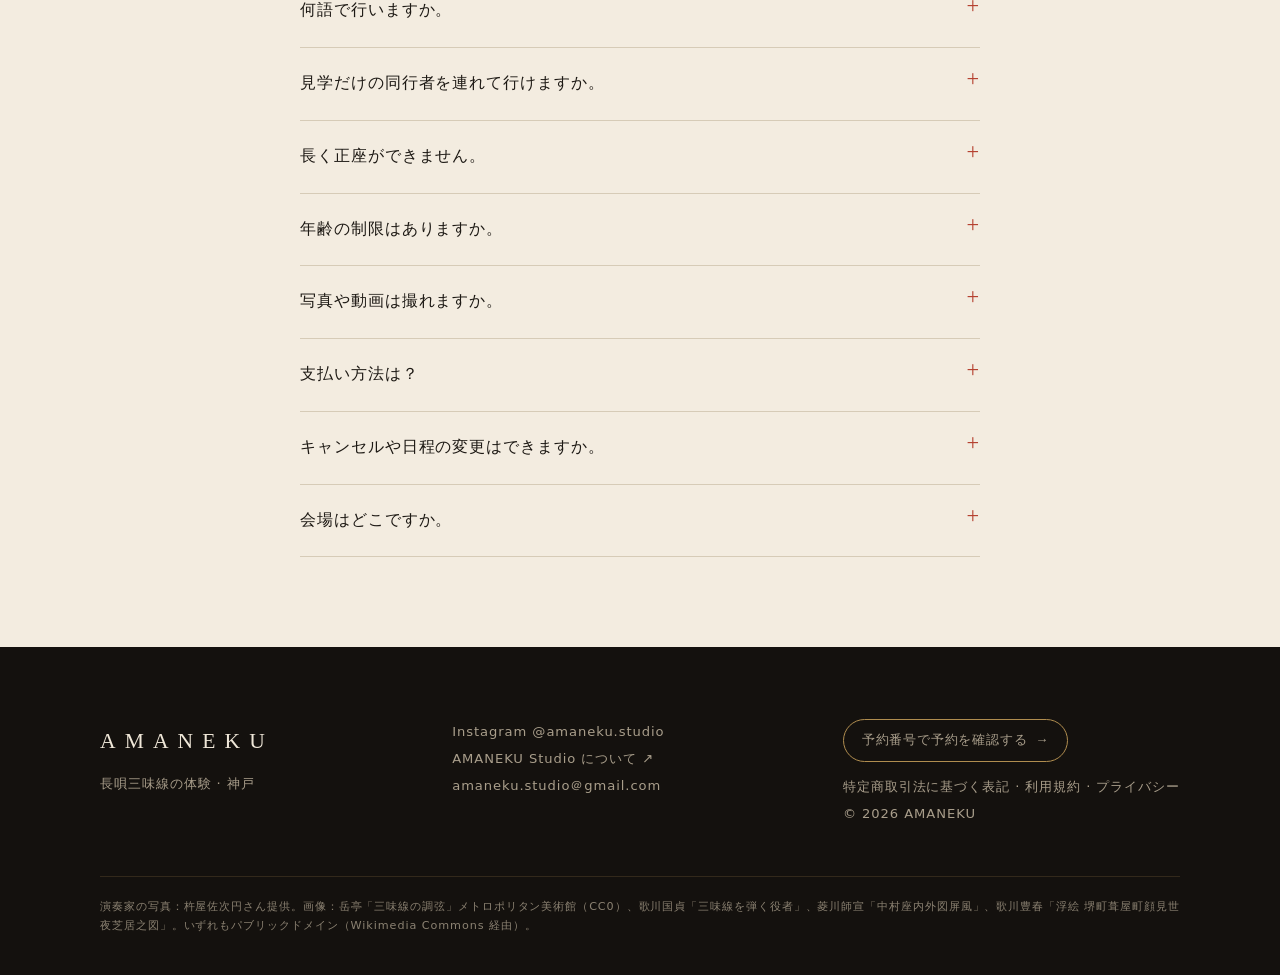
<file: ja/booking.html>
<!doctype html>
<html lang="ja">
<head>
<meta charset="utf-8">
<meta http-equiv="Content-Security-Policy" content="default-src 'self'; script-src 'self' 'sha256-+g8NcLocS+J3GycqzifURA1tshLZYF4IOyKaIvs1fI8=' 'sha256-EjybbuHvVDgNgoO8zO6FQB5c3XlNjq50l2YYNhiYtuU='; style-src 'self' 'unsafe-inline' https://fonts.googleapis.com; font-src https://fonts.gstatic.com; img-src 'self' data: https://amanekustudio-dotcom.github.io https://enoiaitbavewiusniakv.supabase.co; connect-src https://enoiaitbavewiusniakv.supabase.co; form-action 'self'; base-uri 'self'; object-src 'none'">
<meta name="referrer" content="strict-origin-when-cross-origin">
<meta name="viewport" content="width=device-width, initial-scale=1">
<link rel="icon" href="../assets/img/favicon.svg" type="image/svg+xml">
<link rel="icon" href="../assets/img/favicon-32.png" sizes="32x32" type="image/png">
<link rel="apple-touch-icon" href="../assets/img/apple-touch-icon.png">
<title>ご予約 — AMANEKU</title>
<meta name="description" content="長唄三味線体験のご予約方法。公開中の日程を選び、オンラインで決済すると、会場の詳細をメールでお送りします。">
<link rel="preconnect" href="https://fonts.googleapis.com">
<link rel="preconnect" href="https://fonts.gstatic.com" crossorigin>
<link href="https://fonts.googleapis.com/css2?family=EB+Garamond:ital,wght@0,400;0,500;1,400&family=Noto+Sans+JP:wght@400;500&family=Shippori+Mincho:wght@400;500&display=swap" rel="stylesheet">
<link rel="stylesheet" href="../assets/style.css?v=20261027a">
<script src="../assets/site.js?v=20261027a"></script>
<script src="../assets/booking.js?v=20261027a" defer></script>
</head>
<body>

<div class="joshiki" aria-hidden="true"><span></span><span></span><span></span></div>
<header class="site-header">
  <div class="wrap">
    <a class="logo" href="index.html" translate="no">AMANEKU</a>
    <nav class="nav">
      <a href="experience.html">体験</a>
      <a href="artist.html">演奏家</a>
      <a href="booking.html" aria-current="page">ご予約</a>
      <a class="lang" href="../en/booking.html" hreflang="en">English</a>
    </nav>
  </div>
</header>

<main>
  <div class="page-head">
    <div class="bg" style="background-image:url(../assets/img/shibai-machi.jpg)"></div>
    <div class="wrap">
      <span class="eyebrow">ご予約</span>
      <h1 style="font-size:clamp(1.9rem,4vw,3.2rem)">ご予約の流れ</h1>
      <p class="lead">公開しているのは、演奏家と会場がそろった日時だけです。</p>
    </div>
  </div>

  <section class="seigaiha">
    <div class="wrap">
      <ol class="steps">
        <li><h3>日時を選ぶ</h3><p class="muted">公開中の日時と、人数（1名または2名）を選びます。</p></li>
        <li><h3>予約・お支払い</h3><p class="muted">お名前とメールアドレスを入力し、オンラインで決済します。その場で予約が確定します。</p></li>
        <li><h3>詳細のご案内</h3><p class="muted">会場の住所・行き方・演奏家の名前をメールでお送りします。予約の内容は、<a href="lookup.html">予約の確認</a>からいつでも見られます。神戸でお待ちしています。</p></li>
      </ol>
    </div>
  </section>

  <section id="dates">
    <div class="wrap">
      <span class="eyebrow">公開中の日程</span>
      <h2>日程を選ぶ</h2>
      <p class="muted" style="margin-top:-.6em">明るい日付が予約できる日です。日付を押すと、その日の回が演奏家ごとに表示されます。</p>
      <div id="booking-app" class="bk"><noscript>日程の表示にはJavaScriptが必要です。</noscript></div>
    </div>
  </section>

  <section class="band">
    <div class="wrap narrow">
      <span class="eyebrow">よくある質問</span>
      <h2>よくある質問</h2>
      <details><summary>楽器の経験がなくても大丈夫ですか。</summary><p>まったく問題ありません。楽譜が読めなくても大丈夫です。演奏家が、構え方から一つずつ丁寧にお教えします。</p></details>
      <details><summary>何語で行いますか。</summary><p>英語または日本語でご案内します。予約時に選べます。</p></details>
      <details><summary>見学だけの同行者を連れて行けますか。</summary><p>ご予約の際にご相談ください。</p></details>
      <details><summary>長く正座ができません。</summary><p>ご予約の際にお知らせください。</p></details>
      <details><summary>年齢の制限はありますか。</summary><p>お子さまの参加はご相談ください。</p></details>
      <details><summary>写真や動画は撮れますか。</summary><p>はい。ご自身のSNSに載せていただいてもかまいません。最後の合奏がいちばんのおすすめです。ご希望があれば、お客さまのスマートフォンで私たちが撮影します。<a href="legal.html#terms">くわしく</a></p></details>
      <details><summary>支払い方法は？</summary><p>ご予約時に、オンラインのカード決済でお支払いいただきます。</p></details>
      <details><summary>キャンセルや日程の変更はできますか。</summary><p>4日前までは全額を返金します。3日前〜前日は50%、当日は返金がありません。日程の変更は4日前まで1回無料です。<a href="legal.html#cancel">くわしく</a></p></details>
      <details><summary>会場はどこですか。</summary><p>神戸市内です。詳しい住所は、ご予約の確定後にお知らせします。</p></details>
    </div>
  </section>
</main>

<footer class="site-footer">
  <div class="wrap">
    <div class="top">
      <div>
        <a class="logo" href="index.html" translate="no">AMANEKU</a>
        <div>長唄三味線の体験 · 神戸</div>
      </div>
      <div>
        <a href="https://www.instagram.com/amaneku.studio/">Instagram @amaneku.studio</a><br>
        <a href="https://humble-locket-a1c.notion.site/amaneku-studio-hp" target="_blank" rel="noopener"><span translate="no">AMANEKU Studio</span> について ↗</a><br>
        <span translate="no">amaneku.studio＠gmail.com</span>
      </div>
      <div>
        <a class="foot-lookup" href="lookup.html">予約番号で予約を確認する</a><br><a href="legal.html#tokushoho">特定商取引法に基づく表記</a> · <a href="legal.html#terms">利用規約</a> · <a href="legal.html#privacy">プライバシー</a><br>
        © 2026 <span translate="no">AMANEKU</span>
      </div>
    </div>
    <div class="credits">演奏家の写真：杵屋佐次円さん提供。画像：岳亭「三味線の調弦」メトロポリタン美術館（CC0）、歌川国貞「三味線を弾く役者」、菱川師宣「中村座内外図屏風」、歌川豊春「浮絵 堺町葺屋町顔見世夜芝居之図」。いずれもパブリックドメイン（Wikimedia Commons 経由）。</div>
  </div>
</footer>

</body>
</html>
</file>
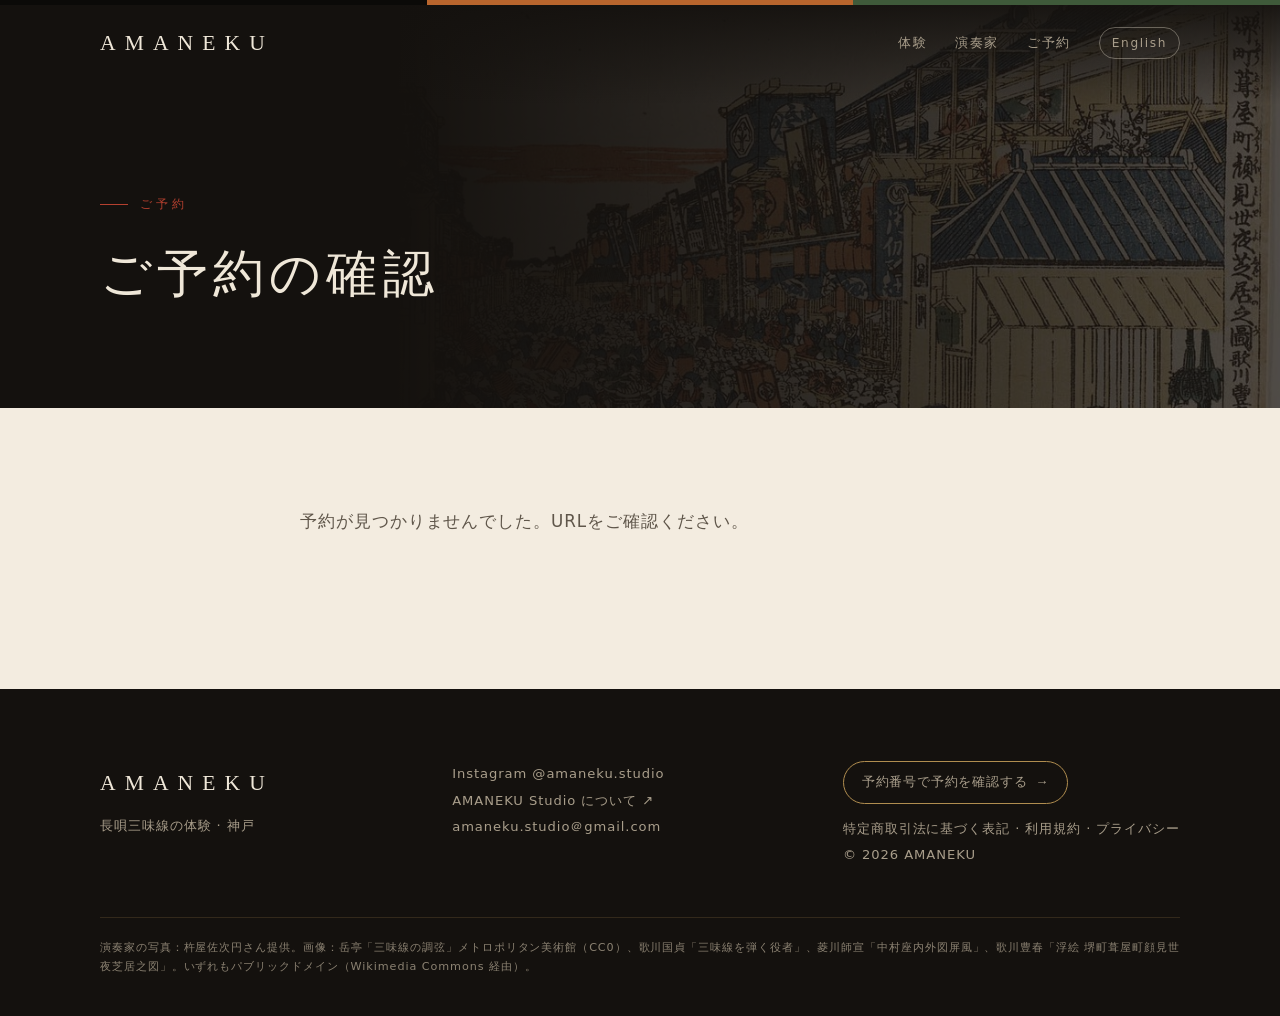
<file: ja/confirm.html>
<!doctype html>
<html lang="ja">
<head>
<meta charset="utf-8">
<meta http-equiv="Content-Security-Policy" content="default-src 'self'; script-src 'self' 'sha256-+g8NcLocS+J3GycqzifURA1tshLZYF4IOyKaIvs1fI8=' 'sha256-EjybbuHvVDgNgoO8zO6FQB5c3XlNjq50l2YYNhiYtuU='; style-src 'self' 'unsafe-inline' https://fonts.googleapis.com; font-src https://fonts.gstatic.com; img-src 'self' data: https://amanekustudio-dotcom.github.io https://enoiaitbavewiusniakv.supabase.co; connect-src https://enoiaitbavewiusniakv.supabase.co; form-action 'self'; base-uri 'self'; object-src 'none'">
<meta name="referrer" content="no-referrer">
<meta name="robots" content="noindex, nofollow">
<meta name="viewport" content="width=device-width, initial-scale=1">
<link rel="icon" href="../assets/img/favicon.svg" type="image/svg+xml">
<link rel="icon" href="../assets/img/favicon-32.png" sizes="32x32" type="image/png">
<link rel="apple-touch-icon" href="../assets/img/apple-touch-icon.png">
<title>予約確認 — AMANEKU</title>
<link rel="preconnect" href="https://fonts.googleapis.com">
<link rel="preconnect" href="https://fonts.gstatic.com" crossorigin>
<link href="https://fonts.googleapis.com/css2?family=EB+Garamond:ital,wght@0,400;0,500;1,400&family=Noto+Sans+JP:wght@400;500&family=Shippori+Mincho:wght@400;500&display=swap" rel="stylesheet">
<link rel="stylesheet" href="../assets/style.css?v=20261027a">
<script src="../assets/site.js?v=20261027a"></script>
<script src="../assets/confirm.js?v=20261027a" defer></script>
</head>
<body>

<div class="joshiki" aria-hidden="true"><span></span><span></span><span></span></div>
<header class="site-header">
  <div class="wrap">
    <a class="logo" href="index.html" translate="no">AMANEKU</a>
    <nav class="nav">
      <a href="experience.html">体験</a>
      <a href="artist.html">演奏家</a>
      <a href="booking.html">ご予約</a>
      <a class="lang" href="../en/confirm.html" hreflang="en">English</a>
    </nav>
  </div>
</header>

<main>
  <div class="page-head">
    <div class="bg" style="background-image:url(../assets/img/shibai-machi.jpg)"></div>
    <div class="wrap">
      <span class="eyebrow">ご予約</span>
      <h1 style="font-size:clamp(1.9rem,4vw,3.2rem)">ご予約の確認</h1>
    </div>
  </div>

  <section class="legal">
    <div class="wrap narrow">
      <div id="confirm-app" aria-live="polite"></div>
    </div>
  </section>
</main>


<footer class="site-footer">
  <div class="wrap">
    <div class="top">
      <div>
        <a class="logo" href="index.html" translate="no">AMANEKU</a>
        <div>長唄三味線の体験 · 神戸</div>
      </div>
      <div>
        <a href="https://www.instagram.com/amaneku.studio/">Instagram @amaneku.studio</a><br>
        <a href="https://humble-locket-a1c.notion.site/amaneku-studio-hp" target="_blank" rel="noopener"><span translate="no">AMANEKU Studio</span> について ↗</a><br>
        <span translate="no">amaneku.studio＠gmail.com</span>
      </div>
      <div>
        <a class="foot-lookup" href="lookup.html">予約番号で予約を確認する</a><br><a href="legal.html#tokushoho">特定商取引法に基づく表記</a> · <a href="legal.html#terms">利用規約</a> · <a href="legal.html#privacy">プライバシー</a><br>
        © 2026 <span translate="no">AMANEKU</span>
      </div>
    </div>
    <div class="credits">演奏家の写真：杵屋佐次円さん提供。画像：岳亭「三味線の調弦」メトロポリタン美術館（CC0）、歌川国貞「三味線を弾く役者」、菱川師宣「中村座内外図屏風」、歌川豊春「浮絵 堺町葺屋町顔見世夜芝居之図」。いずれもパブリックドメイン（Wikimedia Commons 経由）。</div>
  </div>
</footer>

</body>
</html>
</file>
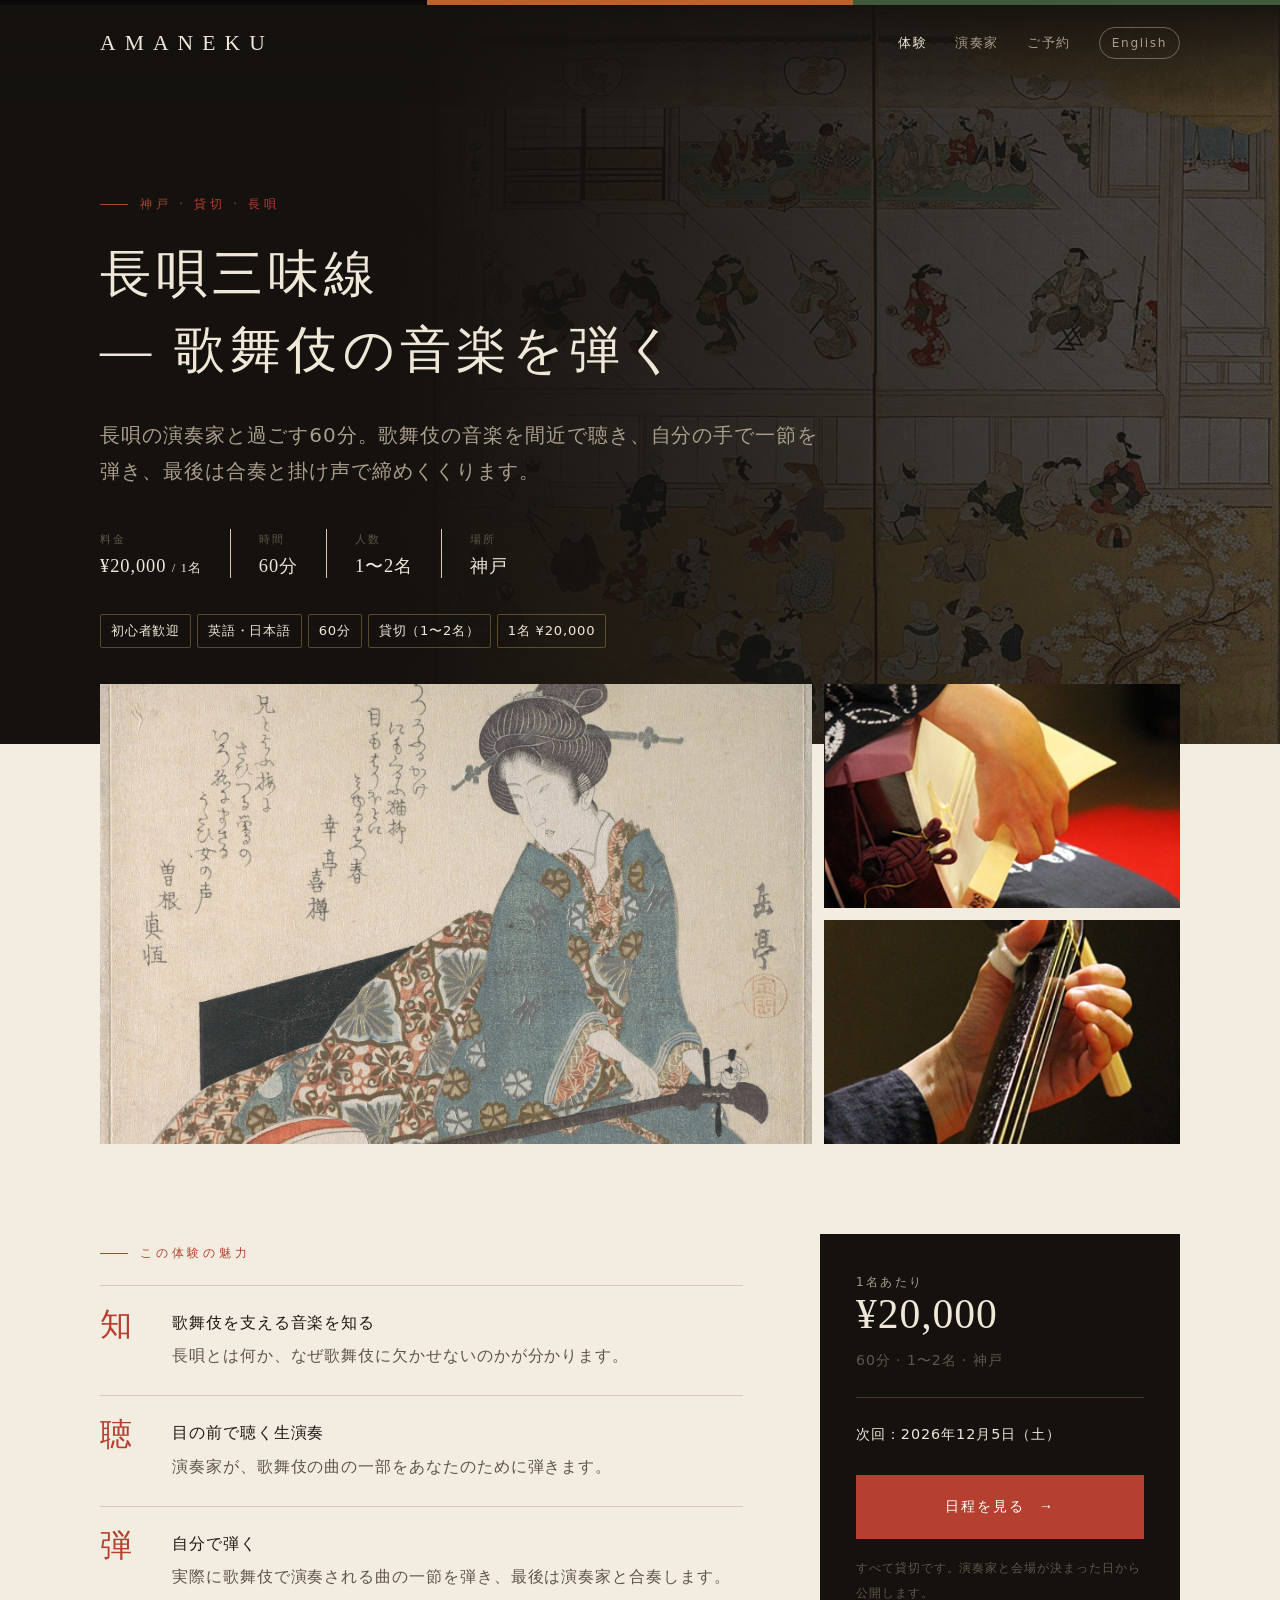
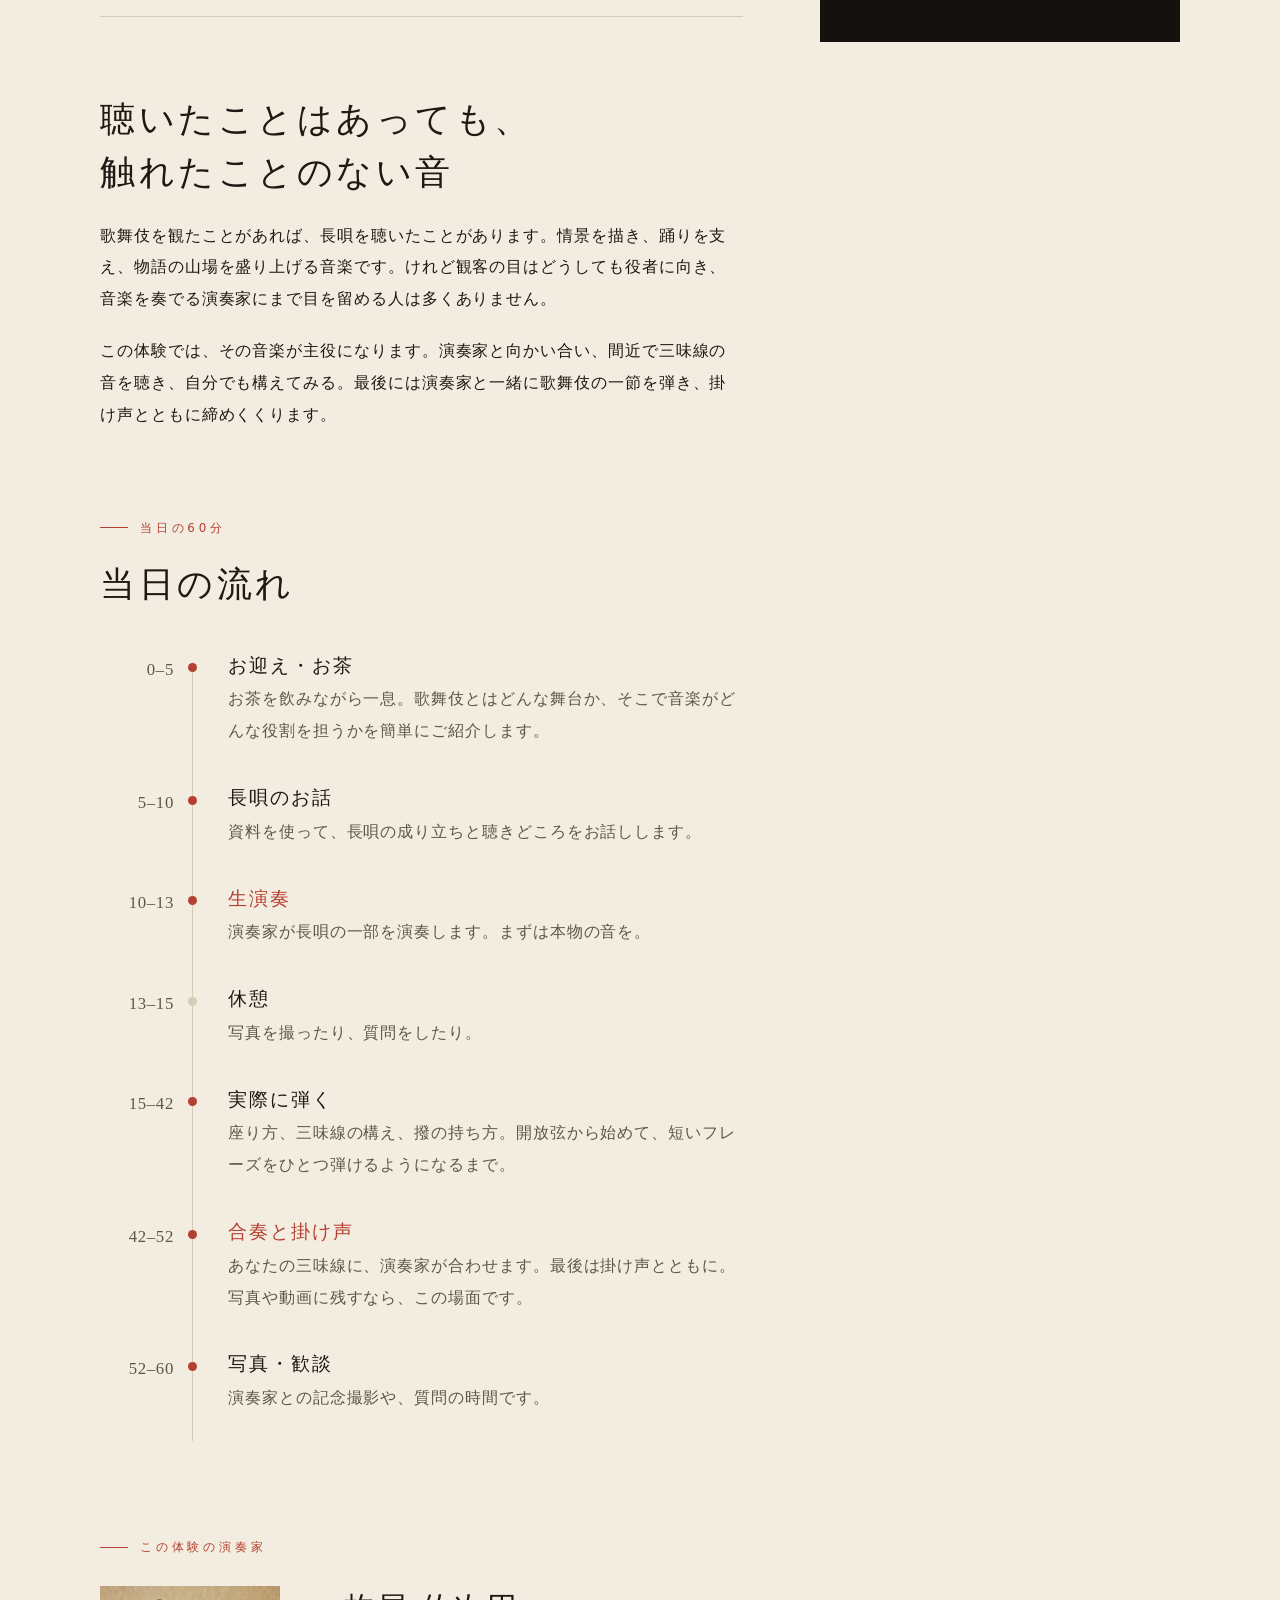
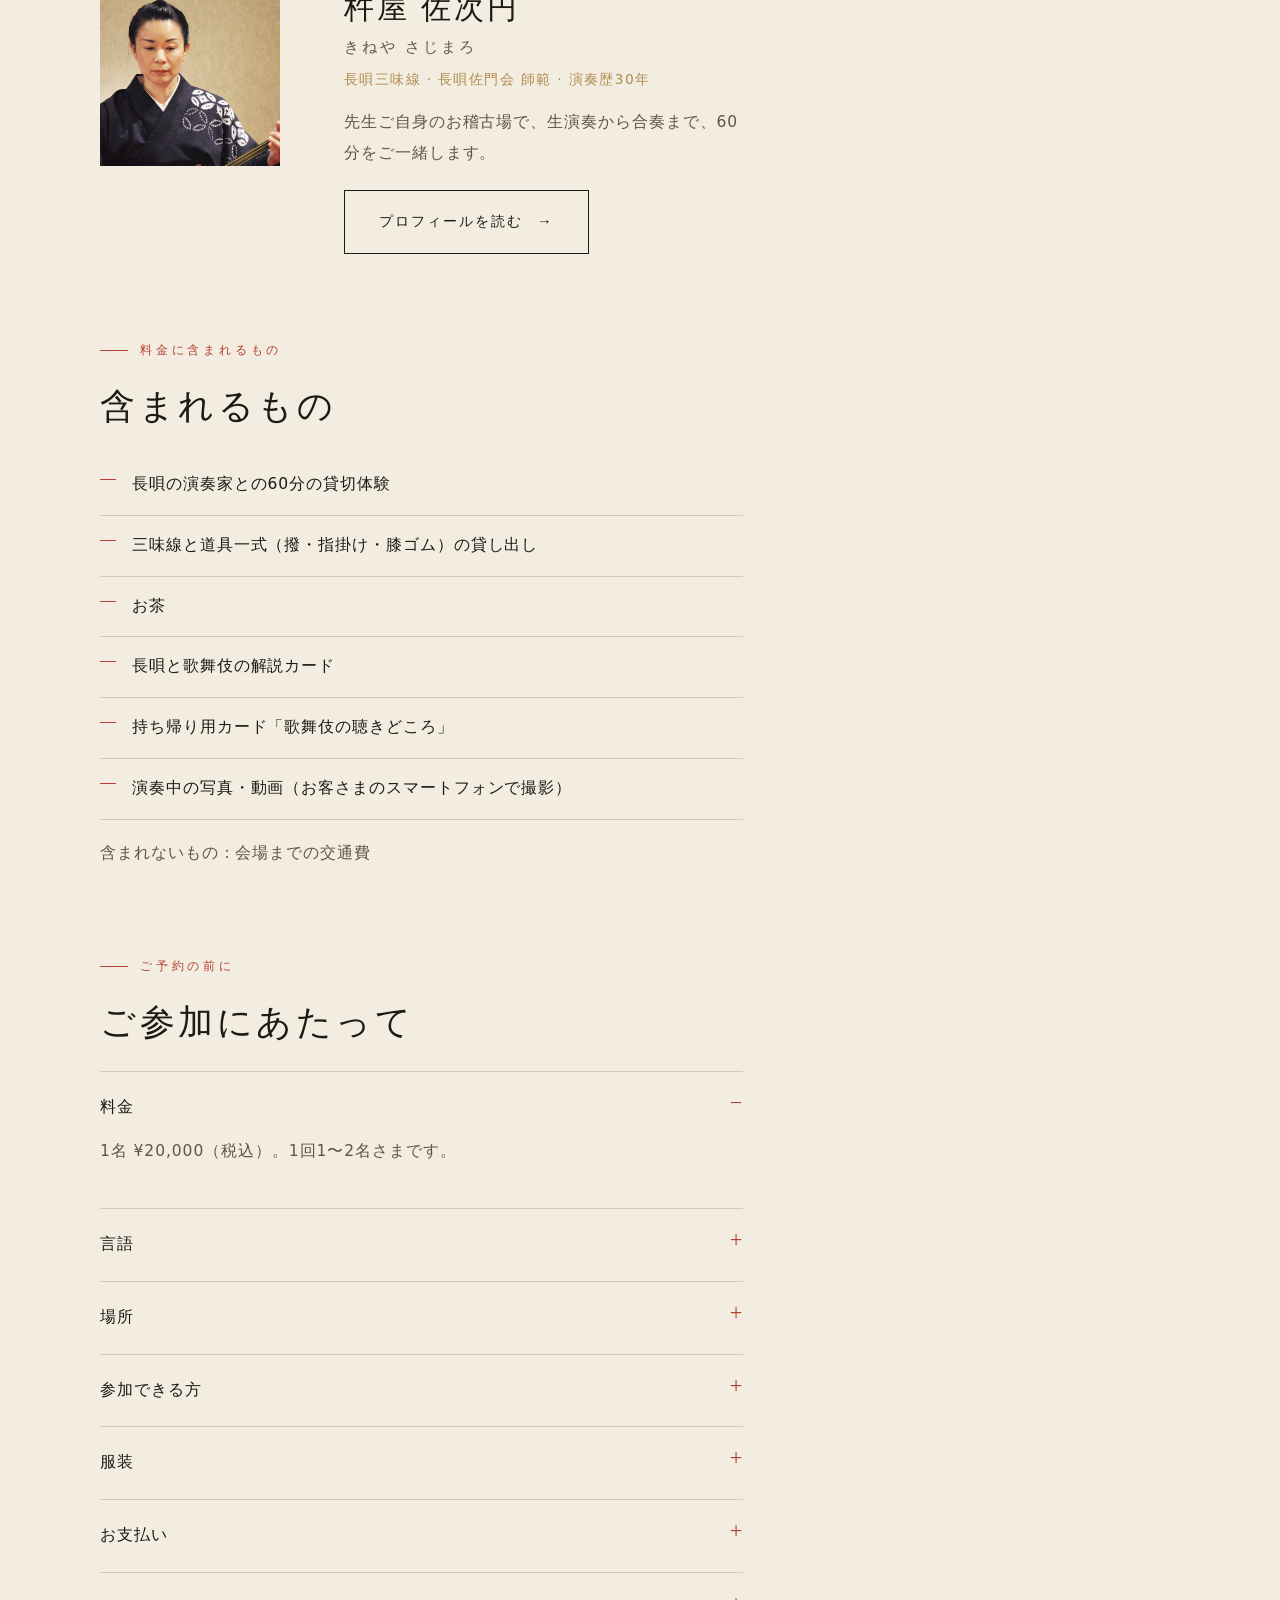
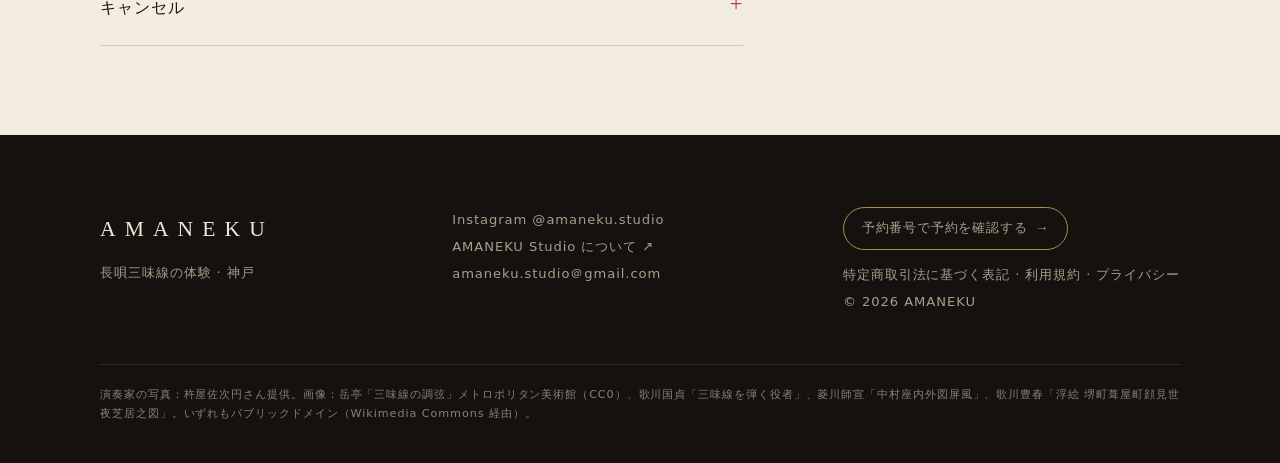
<file: ja/experience.html>
<!doctype html>
<html lang="ja">
<head>
<meta charset="utf-8">
<meta http-equiv="Content-Security-Policy" content="default-src 'self'; script-src 'self' 'sha256-+g8NcLocS+J3GycqzifURA1tshLZYF4IOyKaIvs1fI8=' 'sha256-EjybbuHvVDgNgoO8zO6FQB5c3XlNjq50l2YYNhiYtuU='; style-src 'self' 'unsafe-inline' https://fonts.googleapis.com; font-src https://fonts.gstatic.com; img-src 'self' data: https://amanekustudio-dotcom.github.io https://enoiaitbavewiusniakv.supabase.co; connect-src https://enoiaitbavewiusniakv.supabase.co; form-action 'self'; base-uri 'self'; object-src 'none'">
<meta name="referrer" content="strict-origin-when-cross-origin">
<meta name="viewport" content="width=device-width, initial-scale=1">
<link rel="icon" href="../assets/img/favicon.svg" type="image/svg+xml">
<link rel="icon" href="../assets/img/favicon-32.png" sizes="32x32" type="image/png">
<link rel="apple-touch-icon" href="../assets/img/apple-touch-icon.png">
<title>長唄三味線体験 — AMANEKU</title>
<meta name="description" content="神戸で60分、長唄の演奏家と過ごす貸切体験。歌舞伎の音楽を間近で聴き、自分で一節を弾き、最後は合奏で締めます。1名¥20,000。">
<link rel="preconnect" href="https://fonts.googleapis.com">
<link rel="preconnect" href="https://fonts.gstatic.com" crossorigin>
<link href="https://fonts.googleapis.com/css2?family=EB+Garamond:ital,wght@0,400;0,500;1,400&family=Noto+Sans+JP:wght@400;500&family=Shippori+Mincho:wght@400;500&display=swap" rel="stylesheet">
<link rel="stylesheet" href="../assets/style.css?v=20261027a">
<script src="../assets/site.js?v=20261027a"></script>
</head>
<body class="has-mobile-cta">

<div class="joshiki" aria-hidden="true"><span></span><span></span><span></span></div>
<header class="site-header">
  <div class="wrap">
    <a class="logo" href="index.html" translate="no">AMANEKU</a>
    <nav class="nav">
      <a href="experience.html" aria-current="page">体験</a>
      <a href="artist.html">演奏家</a>
      <a href="booking.html#dates">ご予約</a>
      <a class="lang" href="../en/experience.html" hreflang="en">English</a>
    </nav>
  </div>
</header>

<main>
  <div class="page-head">
    <div class="bg" style="background-image:url(../assets/img/nakamuraza-stage.jpg)"></div>
    <div class="wrap">
      <span class="eyebrow">神戸 · 貸切 · 長唄</span>
      <h1 style="font-size:clamp(1.9rem,4vw,3.2rem)">長唄三味線<br><span class="nw">― 歌舞伎の音楽を弾く</span></h1>
      <p class="lead">長唄の演奏家と過ごす60分。歌舞伎の音楽を間近で聴き、自分の手で一節を弾き、最後は合奏と掛け声で締めくくります。</p>
      <dl class="facts" style="margin-top:40px">
        <div><dt>料金</dt><dd>¥20,000 <small style="font-size:.7em">/ 1名</small></dd></div>
        <div><dt>時間</dt><dd>60分</dd></div>
        <div><dt>人数</dt><dd>1〜2名</dd></div>
        <div><dt>場所</dt><dd>神戸</dd></div>
      </dl>
      <ul class="keyfacts"><li>初心者歓迎</li><li>英語・日本語</li><li>60分</li><li>貸切（1〜2名）</li><li>1名 ¥20,000</li></ul>
    </div>
  </div>

  <div class="wrap">
    <div class="gallery">
      <div class="g main" style="background-image:url(../assets/img/shamisen-tuning-wide.jpg);background-position:65% 60%" role="img" aria-label="三味線の調子を合わせる手元の浮世絵（部分）"></div>
      <div class="g" style="background-image:url(../assets/img/sajimaro-hands-2.jpg);background-position:center 40%" role="img" aria-label="撥で糸を弾く"></div>
      <div class="g" style="background-image:url(../assets/img/sajimaro-hands-1.jpg);background-position:center 35%" role="img" aria-label="左手で糸を押さえる"></div>
    </div>
  </div>

  <section>
    <div class="wrap layout-aside">
      <div>
        <div class="block">
          <span class="eyebrow">この体験の魅力</span>
          <ul class="highlights">
            <li><span class="k">知</span><div><strong>歌舞伎を支える音楽を知る</strong><span class="muted">長唄とは何か、なぜ歌舞伎に欠かせないのかが分かります。</span></div></li>
            <li><span class="k">聴</span><div><strong>目の前で聴く生演奏</strong><span class="muted">演奏家が、歌舞伎の曲の一部をあなたのために弾きます。</span></div></li>
            <li><span class="k">弾</span><div><strong>自分で弾く</strong><span class="muted">実際に歌舞伎で演奏される曲の一節を弾き、最後は演奏家と合奏します。</span></div></li>
          </ul>
        </div>

        <div class="block">
          <h2>聴いたことはあっても、<br>触れたことのない音</h2>
          <p>歌舞伎を観たことがあれば、長唄を聴いたことがあります。情景を描き、踊りを支え、物語の山場を盛り上げる音楽です。けれど観客の目はどうしても役者に向き、音楽を奏でる演奏家にまで目を留める人は多くありません。</p>
          <p>この体験では、その音楽が主役になります。演奏家と向かい合い、間近で三味線の音を聴き、自分でも構えてみる。最後には演奏家と一緒に歌舞伎の一節を弾き、掛け声とともに締めくくります。</p>
          
        </div>

        <div class="block">
          <span class="eyebrow">当日の60分</span>
          <h2>当日の流れ</h2>
          <ol class="flow" style="margin-top:40px">
            <li><span class="time">0–5</span><div><h3>お迎え・お茶</h3><p>お茶を飲みながら一息。歌舞伎とはどんな舞台か、そこで音楽がどんな役割を担うかを簡単にご紹介します。</p></div></li>
            <li><span class="time">5–10</span><div><h3>長唄のお話</h3><p>資料を使って、長唄の成り立ちと聴きどころをお話しします。</p></div></li>
            <li class="peak"><span class="time">10–13</span><div><h3>生演奏</h3><p>演奏家が長唄の一部を演奏します。まずは本物の音を。</p></div></li>
            <li class="rest"><span class="time">13–15</span><div><h3>休憩</h3><p>写真を撮ったり、質問をしたり。</p></div></li>
            <li><span class="time">15–42</span><div><h3>実際に弾く</h3><p>座り方、三味線の構え、撥の持ち方。開放弦から始めて、短いフレーズをひとつ弾けるようになるまで。</p></div></li>
            <li class="peak"><span class="time">42–52</span><div><h3>合奏と掛け声</h3><p>あなたの三味線に、演奏家が合わせます。最後は掛け声とともに。写真や動画に残すなら、この場面です。</p></div></li>
            <li><span class="time">52–60</span><div><h3>写真・歓談</h3><p>演奏家との記念撮影や、質問の時間です。</p></div></li>
          </ol>
        </div>

        <div class="block">
          <span class="eyebrow">この体験の演奏家</span>
          <div class="feature-artist compact">
            <a class="fa-photo" href="artist.html"><img src="../assets/img/sajimaro-square.jpg" alt="杵屋佐次円さん"></a>
            <div class="fa-body">
              <h2>杵屋 佐次円<small class="kana">きねや さじまろ</small></h2>
              <p class="fa-role">長唄三味線 · 長唄佐門会 師範 · 演奏歴30年</p>
              <p class="muted">先生ご自身のお稽古場で、生演奏から合奏まで、60分をご一緒します。</p>
              <a class="btn ghost" href="artist.html">プロフィールを読む</a>
            </div>
          </div>
        </div>

        <div class="block">
          <span class="eyebrow">料金に含まれるもの</span>
          <h2>含まれるもの</h2>
          <ul class="list">
            <li>長唄の演奏家との60分の貸切体験</li>
            <li>三味線と道具一式（撥・指掛け・膝ゴム）の貸し出し</li>
            <li>お茶</li>
            <li>長唄と歌舞伎の解説カード</li>
            <li>持ち帰り用カード「歌舞伎の聴きどころ」</li>
            <li>演奏中の写真・動画（お客さまのスマートフォンで撮影）</li>
          </ul>
          <p class="muted">含まれないもの：会場までの交通費</p>
        </div>

        <div class="block">
          <span class="eyebrow">ご予約の前に</span>
          <h2>ご参加にあたって</h2>
          <details open><summary>料金</summary><p>1名 ¥20,000（税込）。1回1〜2名さまです。</p></details>
          <details><summary>言語</summary><p>英語または日本語でご案内します。予約時に選べます。</p></details>
          <details><summary>場所</summary><p>神戸市内。詳しい住所は、ご予約の確定後にお知らせします。</p><p>三宮・元町の駅から歩いて行ける場所です。</p></details>
          <details><summary>参加できる方</summary><p>楽器の経験は問いません。楽譜が読めなくても大丈夫です。</p><p>お子さまのご参加や、長く正座をするのが難しい場合は、ご予約の際にご相談ください。</p></details>
          <details><summary>服装</summary><p>動きやすい服装でお越しください。畳に座るので、ゆったりしたズボンか長めのスカートがおすすめです。</p></details>
          <details><summary>お支払い</summary><p>ご予約時に、オンラインのカード決済でお支払いいただきます。</p></details>
          <details><summary>キャンセル</summary><p>4日前までは全額を返金します。3日前〜前日は50%、当日は返金がありません。日程の変更は4日前まで1回無料です。<a href="legal.html#cancel">くわしく</a></p></details>
        </div>
      </div>

      <aside class="aside-box">
        <div style="font-size:.74rem;letter-spacing:.2em;color:var(--on-dark-soft)">1名あたり</div>
        <div class="price">¥20,000</div>
        <p class="muted" style="font-size:.88rem;margin:10px 0 0">60分 · 1〜2名 · 神戸</p>
        <hr>
        <p style="font-size:.9rem;margin-bottom:18px">次回：2026年12月5日（土）</p>
        <a class="btn" href="booking.html#dates">日程を見る</a>
        <p class="muted" style="font-size:.78rem;margin:16px 0 0">すべて貸切です。演奏家と会場が決まった日から公開します。</p>
      </aside>
    </div>
  </section>
</main>

<div class="mobile-cta">
  <div><strong class="serif" style="font-size:1.3rem">¥20,000</strong> <span style="font-size:.8rem;color:var(--on-dark-soft)">/ 1名 · 60分</span></div>
  <a class="btn" href="booking.html#dates">日程を見る</a>
</div>

<footer class="site-footer">
  <div class="wrap">
    <div class="top">
      <div>
        <a class="logo" href="index.html" translate="no">AMANEKU</a>
        <div>長唄三味線の体験 · 神戸</div>
      </div>
      <div>
        <a href="https://www.instagram.com/amaneku.studio/">Instagram @amaneku.studio</a><br>
        <a href="https://humble-locket-a1c.notion.site/amaneku-studio-hp" target="_blank" rel="noopener"><span translate="no">AMANEKU Studio</span> について ↗</a><br>
        <span translate="no">amaneku.studio＠gmail.com</span>
      </div>
      <div>
        <a class="foot-lookup" href="lookup.html">予約番号で予約を確認する</a><br><a href="legal.html#tokushoho">特定商取引法に基づく表記</a> · <a href="legal.html#terms">利用規約</a> · <a href="legal.html#privacy">プライバシー</a><br>
        © 2026 <span translate="no">AMANEKU</span>
      </div>
    </div>
    <div class="credits">演奏家の写真：杵屋佐次円さん提供。画像：岳亭「三味線の調弦」メトロポリタン美術館（CC0）、歌川国貞「三味線を弾く役者」、菱川師宣「中村座内外図屏風」、歌川豊春「浮絵 堺町葺屋町顔見世夜芝居之図」。いずれもパブリックドメイン（Wikimedia Commons 経由）。</div>
  </div>
</footer>

</body>
</html>
</file>
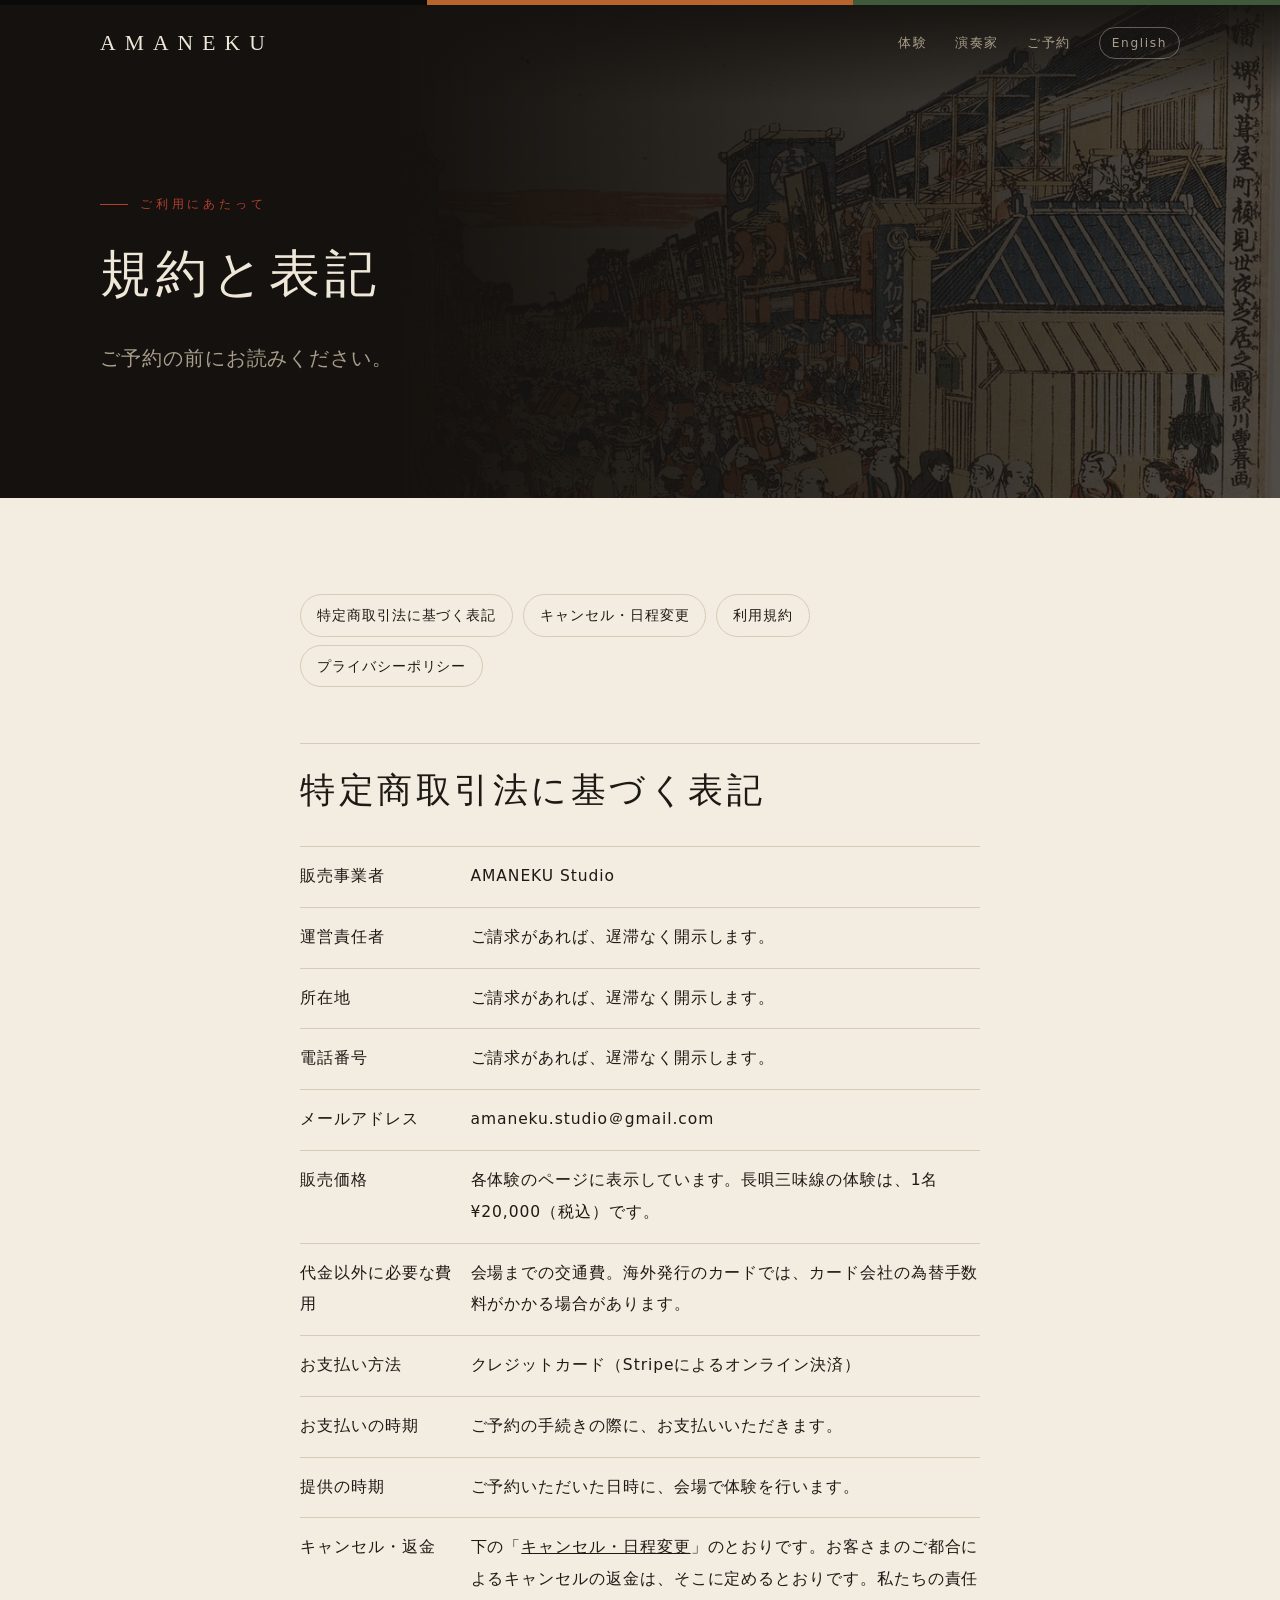
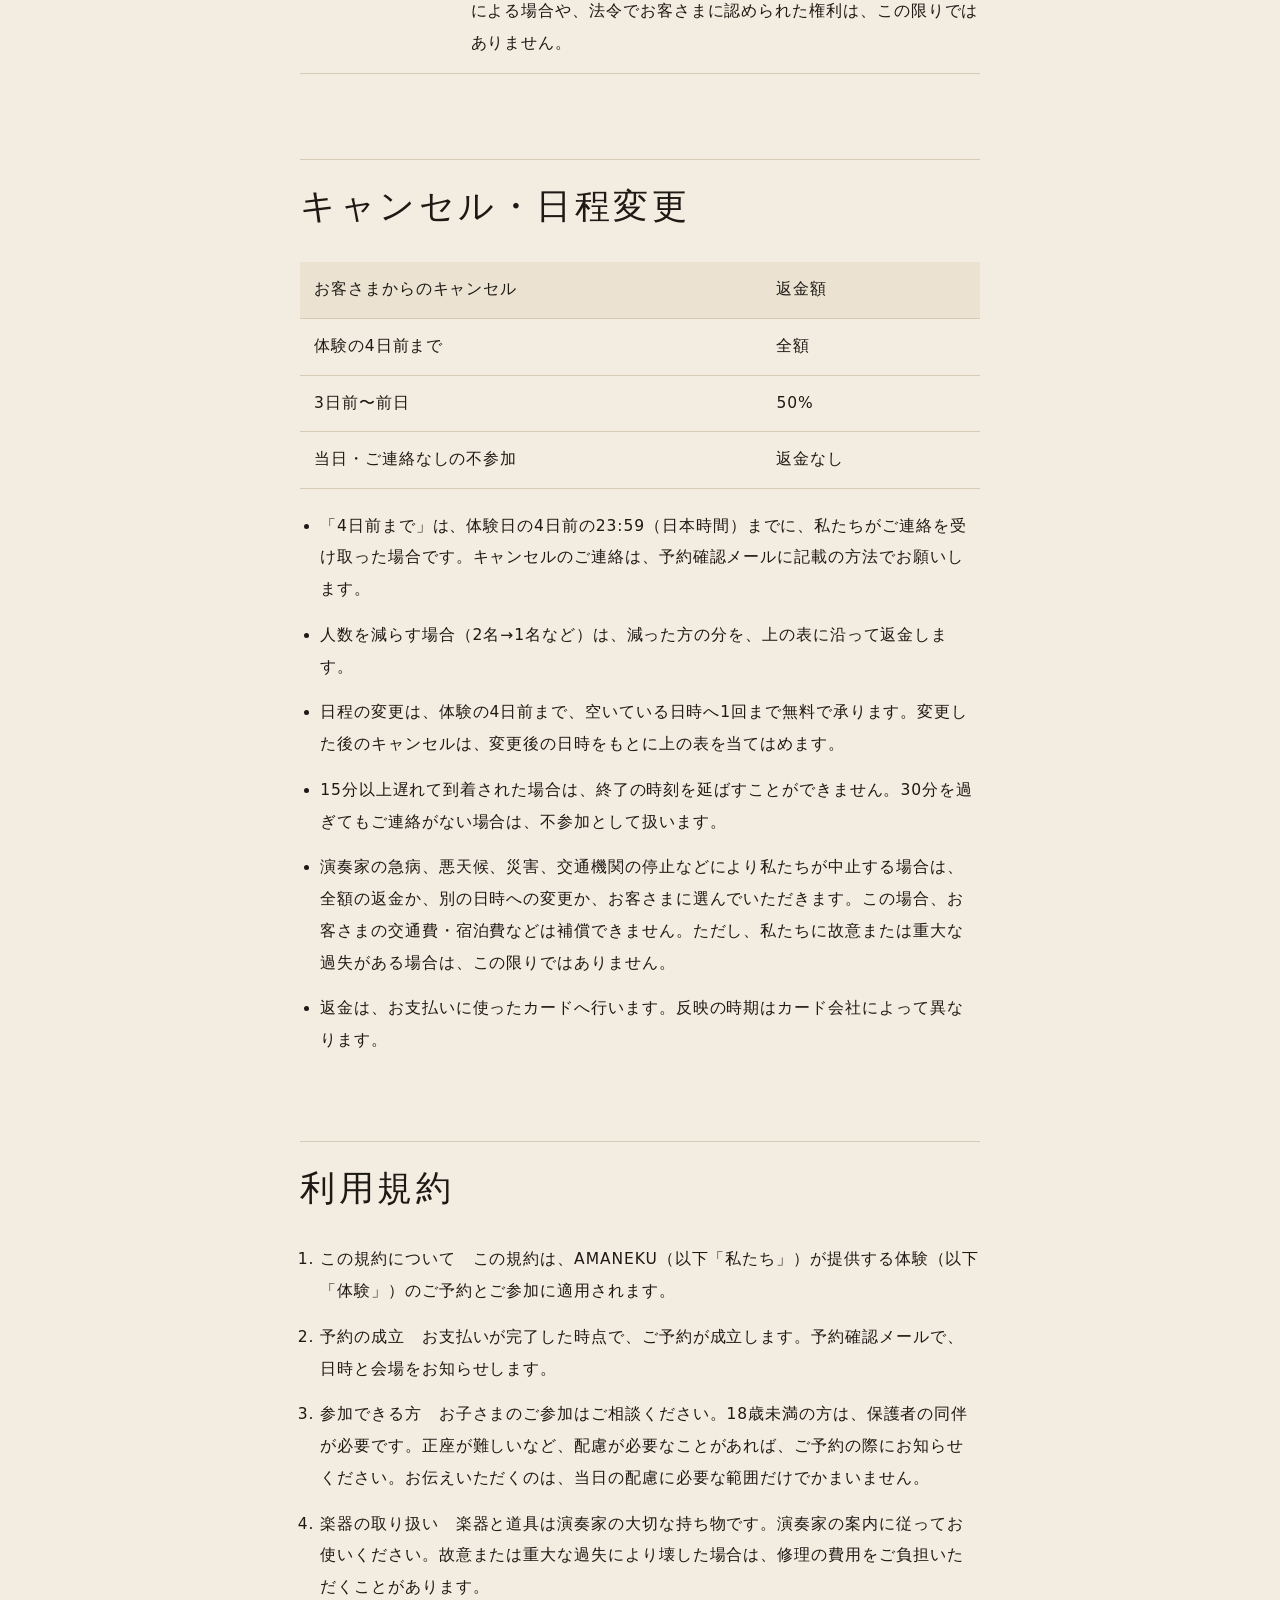
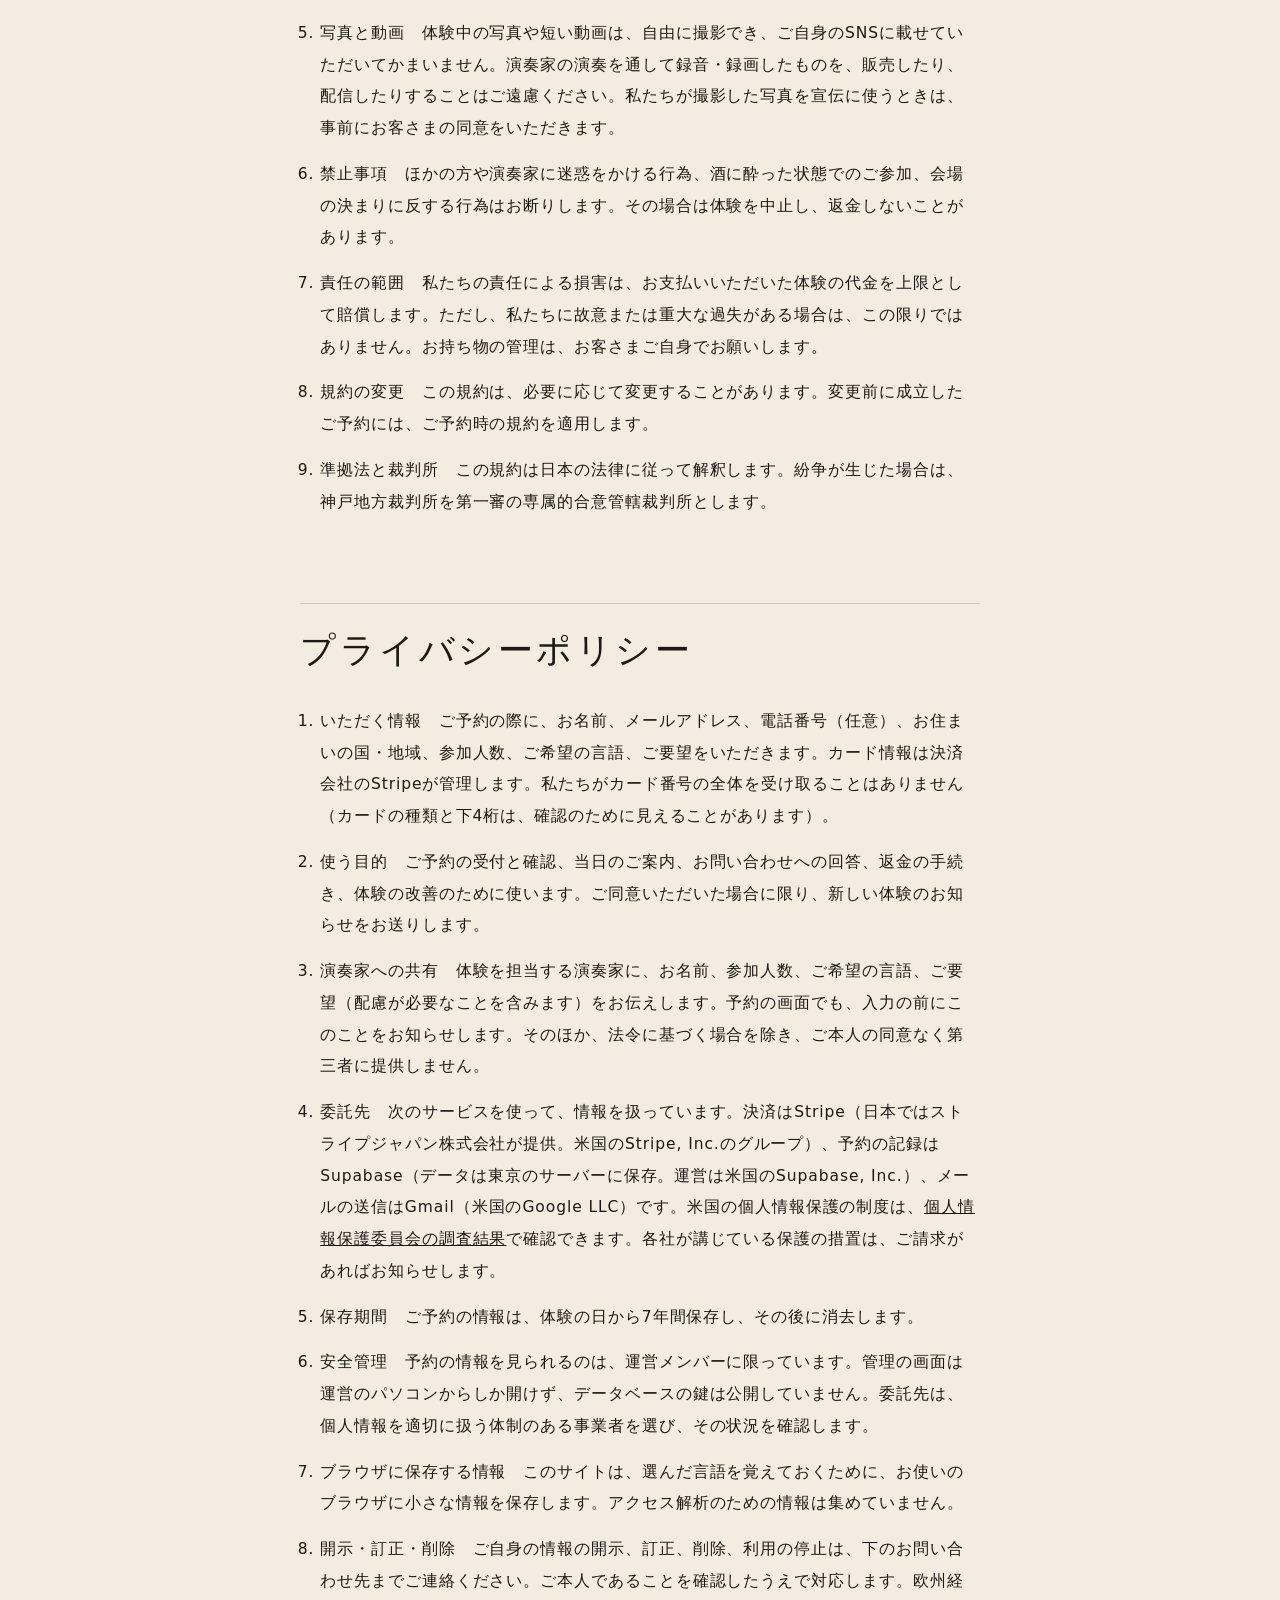
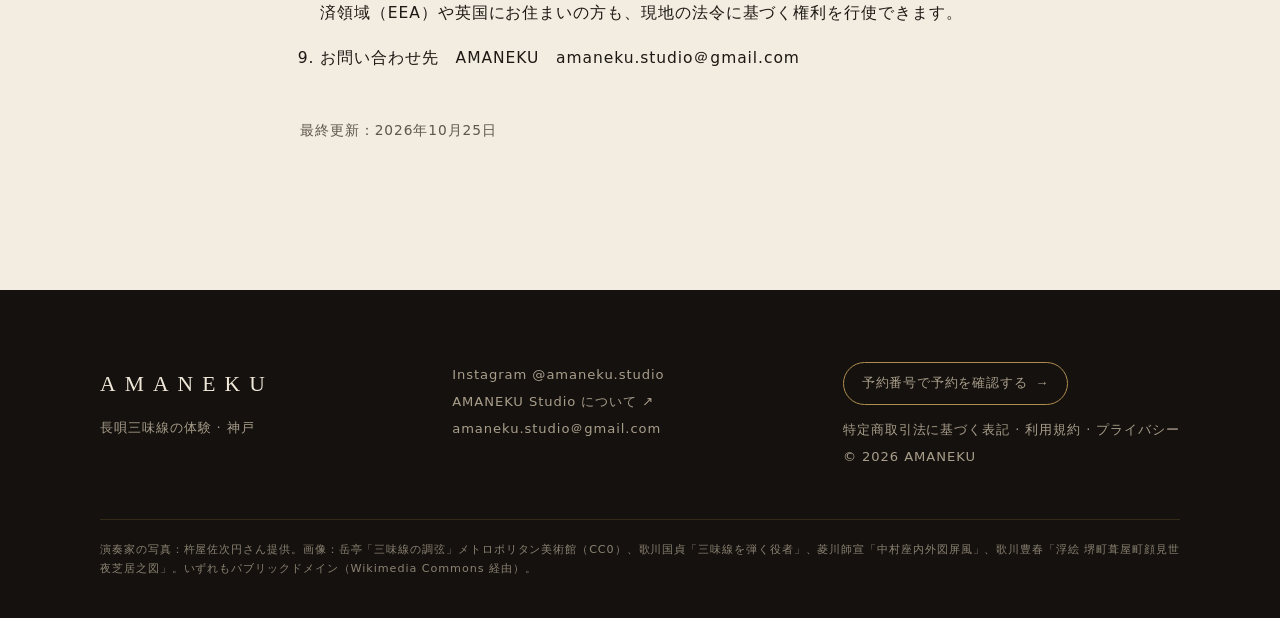
<file: ja/legal.html>
<!doctype html>
<html lang="ja">
<head>
<meta charset="utf-8">
<meta http-equiv="Content-Security-Policy" content="default-src 'self'; script-src 'self' 'sha256-+g8NcLocS+J3GycqzifURA1tshLZYF4IOyKaIvs1fI8=' 'sha256-EjybbuHvVDgNgoO8zO6FQB5c3XlNjq50l2YYNhiYtuU='; style-src 'self' 'unsafe-inline' https://fonts.googleapis.com; font-src https://fonts.gstatic.com; img-src 'self' data: https://amanekustudio-dotcom.github.io https://enoiaitbavewiusniakv.supabase.co; connect-src https://enoiaitbavewiusniakv.supabase.co; form-action 'self'; base-uri 'self'; object-src 'none'">
<meta name="referrer" content="strict-origin-when-cross-origin">
<meta name="viewport" content="width=device-width, initial-scale=1">
<link rel="icon" href="../assets/img/favicon.svg" type="image/svg+xml">
<link rel="icon" href="../assets/img/favicon-32.png" sizes="32x32" type="image/png">
<link rel="apple-touch-icon" href="../assets/img/apple-touch-icon.png">
<title>規約と表記 — AMANEKU</title>
<meta name="description" content="AMANEKU の特定商取引法に基づく表記、キャンセル規定、利用規約、プライバシーポリシー。">
<link rel="preconnect" href="https://fonts.googleapis.com">
<link rel="preconnect" href="https://fonts.gstatic.com" crossorigin>
<link href="https://fonts.googleapis.com/css2?family=EB+Garamond:ital,wght@0,400;0,500;1,400&family=Noto+Sans+JP:wght@400;500&family=Shippori+Mincho:wght@400;500&display=swap" rel="stylesheet">
<link rel="stylesheet" href="../assets/style.css?v=20261027a">
<script src="../assets/site.js?v=20261027a"></script>
</head>
<body>

<div class="joshiki" aria-hidden="true"><span></span><span></span><span></span></div>
<header class="site-header">
  <div class="wrap">
    <a class="logo" href="index.html" translate="no">AMANEKU</a>
    <nav class="nav">
      <a href="experience.html">体験</a>
      <a href="artist.html">演奏家</a>
      <a href="booking.html">ご予約</a>
      <a class="lang" href="../en/legal.html" hreflang="en">English</a>
    </nav>
  </div>
</header>

<main>
  <div class="page-head">
    <div class="bg" style="background-image:url(../assets/img/shibai-machi.jpg)"></div>
    <div class="wrap">
      <span class="eyebrow">ご利用にあたって</span>
      <h1 style="font-size:clamp(1.9rem,4vw,3.2rem)">規約と表記</h1>
      <p class="lead">ご予約の前にお読みください。</p>
    </div>
  </div>

  <section class="legal">
    <div class="wrap narrow">
      <nav class="legal-toc" aria-label="目次">
        <a href="#tokushoho">特定商取引法に基づく表記</a>
        <a href="#cancel">キャンセル・日程変更</a>
        <a href="#terms">利用規約</a>
        <a href="#privacy">プライバシーポリシー</a>
      </nav>

      <h2 id="tokushoho">特定商取引法に基づく表記</h2>
      <dl class="legal-table">
        <dt>販売事業者</dt><dd><span translate="no">AMANEKU Studio</span></dd>
        <dt>運営責任者</dt><dd>ご請求があれば、遅滞なく開示します。</dd>
        <dt>所在地</dt><dd><span>ご請求があれば、遅滞なく開示します。</span></dd>
        <dt>電話番号</dt><dd><span>ご請求があれば、遅滞なく開示します。</span></dd>
        <dt>メールアドレス</dt><dd><span translate="no">amaneku.studio＠gmail.com</span></dd>
        <dt>販売価格</dt><dd>各体験のページに表示しています。長唄三味線の体験は、1名 ¥20,000<span>（税込）</span>です。</dd>
        <dt>代金以外に必要な費用</dt><dd>会場までの交通費。海外発行のカードでは、カード会社の為替手数料がかかる場合があります。</dd>
        <dt>お支払い方法</dt><dd><span>クレジットカード（Stripeによるオンライン決済）</span></dd>
        <dt>お支払いの時期</dt><dd>ご予約の手続きの際に、お支払いいただきます。</dd>
        <dt>提供の時期</dt><dd>ご予約いただいた日時に、会場で体験を行います。</dd>
        <dt>キャンセル・返金</dt><dd>下の「<a href="#cancel">キャンセル・日程変更</a>」のとおりです。お客さまのご都合によるキャンセルの返金は、そこに定めるとおりです。私たちの責任による場合や、法令でお客さまに認められた権利は、この限りではありません。</dd>
      </dl>

      <h2 id="cancel">キャンセル・日程変更</h2>
      <div>
        <table class="legal-fee">
          <thead><tr><th>お客さまからのキャンセル</th><th>返金額</th></tr></thead>
          <tbody>
            <tr><td>体験の4日前まで</td><td>全額</td></tr>
            <tr><td>3日前〜前日</td><td>50%</td></tr>
            <tr><td>当日・ご連絡なしの不参加</td><td>返金なし</td></tr>
          </tbody>
        </table>
        <ul>
          <li>「4日前まで」は、体験日の4日前の23:59（日本時間）までに、私たちがご連絡を受け取った場合です。キャンセルのご連絡は、予約確認メールに記載の方法でお願いします。</li>
          <li>人数を減らす場合（2名→1名など）は、減った方の分を、上の表に沿って返金します。</li>
          <li>日程の変更は、体験の4日前まで、空いている日時へ1回まで無料で承ります。変更した後のキャンセルは、変更後の日時をもとに上の表を当てはめます。</li>
          <li>15分以上遅れて到着された場合は、終了の時刻を延ばすことができません。30分を過ぎてもご連絡がない場合は、不参加として扱います。</li>
          <li>演奏家の急病、悪天候、災害、交通機関の停止などにより私たちが中止する場合は、全額の返金か、別の日時への変更か、お客さまに選んでいただきます。この場合、お客さまの交通費・宿泊費などは補償できません。ただし、私たちに故意または重大な過失がある場合は、この限りではありません。</li>
          <li>返金は、お支払いに使ったカードへ行います。反映の時期はカード会社によって異なります。</li>
        </ul>
      </div>

      <h2 id="terms">利用規約</h2>
      <ol class="legal-list">
        <li><strong>この規約について</strong>　この規約は、<span translate="no">AMANEKU</span>（以下「私たち」）が提供する体験（以下「体験」）のご予約とご参加に適用されます。</li>
        <li><strong>予約の成立</strong>　お支払いが完了した時点で、ご予約が成立します。予約確認メールで、日時と会場をお知らせします。</li>
        <li><strong>参加できる方</strong>　<span>お子さまのご参加はご相談ください。18歳未満の方は、保護者の同伴が必要です。</span>正座が難しいなど、配慮が必要なことがあれば、ご予約の際にお知らせください。お伝えいただくのは、当日の配慮に必要な範囲だけでかまいません。</li>
        <li><strong>楽器の取り扱い</strong>　楽器と道具は演奏家の大切な持ち物です。演奏家の案内に従ってお使いください。故意または重大な過失により壊した場合は、修理の費用をご負担いただくことがあります。</li>
        <li><strong>写真と動画</strong>　体験中の写真や短い動画は、自由に撮影でき、ご自身のSNSに載せていただいてかまいません。<span>演奏家の演奏を通して録音・録画したものを、販売したり、配信したりすることはご遠慮ください。</span>私たちが撮影した写真を宣伝に使うときは、事前にお客さまの同意をいただきます。</li>
        <li><strong>禁止事項</strong>　ほかの方や演奏家に迷惑をかける行為、酒に酔った状態でのご参加、会場の決まりに反する行為はお断りします。<span>その場合は体験を中止し、返金しないことがあります。</span></li>
        <li><strong>責任の範囲</strong>　私たちの責任による損害は、お支払いいただいた体験の代金を上限として賠償します。ただし、私たちに故意または重大な過失がある場合は、この限りではありません。お持ち物の管理は、お客さまご自身でお願いします。</li>
        <li><strong>規約の変更</strong>　この規約は、必要に応じて変更することがあります。変更前に成立したご予約には、ご予約時の規約を適用します。</li>
        <li><strong>準拠法と裁判所</strong>　この規約は日本の法律に従って解釈します。紛争が生じた場合は、<span>神戸地方裁判所</span>を第一審の専属的合意管轄裁判所とします。</li>
      </ol>

      <h2 id="privacy">プライバシーポリシー</h2>
      <ol class="legal-list">
        <li><strong>いただく情報</strong>　ご予約の際に、お名前、メールアドレス、<span>電話番号（任意）</span>、お住まいの国・地域、参加人数、ご希望の言語、ご要望をいただきます。カード情報は決済会社のStripeが管理します。私たちがカード番号の全体を受け取ることはありません（カードの種類と下4桁は、確認のために見えることがあります）。</li>
        <li><strong>使う目的</strong>　ご予約の受付と確認、当日のご案内、お問い合わせへの回答、返金の手続き、体験の改善のために使います。ご同意いただいた場合に限り、新しい体験のお知らせをお送りします。</li>
        <li><strong>演奏家への共有</strong>　体験を担当する演奏家に、お名前、参加人数、<span>ご希望の言語、ご要望（配慮が必要なことを含みます）をお伝えします。予約の画面でも、入力の前にこのことをお知らせします。</span>そのほか、法令に基づく場合を除き、ご本人の同意なく第三者に提供しません。</li>
        <li><strong>委託先</strong>　次のサービスを使って、情報を扱っています。決済はStripe（日本ではストライプジャパン株式会社が提供。米国のStripe, Inc.のグループ）、予約の記録はSupabase（データは東京のサーバーに保存。運営は米国のSupabase, Inc.）、メールの送信はGmail（米国のGoogle LLC）です。<span>米国の個人情報保護の制度は、<a href="https://www.ppc.go.jp/personalinfo/legal/kaiseihogohou/#gaikoku">個人情報保護委員会の調査結果</a>で確認できます。各社が講じている保護の措置は、ご請求があればお知らせします。</span></li>
        <li><strong>保存期間</strong>　ご予約の情報は、<span>体験の日から7年間</span>保存し、その後に消去します。</li>
        <li><strong>安全管理</strong>　予約の情報を見られるのは、運営メンバーに限っています。管理の画面は運営のパソコンからしか開けず、データベースの鍵は公開していません。委託先は、個人情報を適切に扱う体制のある事業者を選び、その状況を確認します。</li>
        <li><strong>ブラウザに保存する情報</strong>　このサイトは、選んだ言語を覚えておくために、お使いのブラウザに小さな情報を保存します。<span>アクセス解析のための情報は集めていません。</span></li>
        <li><strong>開示・訂正・削除</strong>　ご自身の情報の開示、訂正、削除、利用の停止は、下のお問い合わせ先までご連絡ください。ご本人であることを確認したうえで対応します。欧州経済領域（EEA）や英国にお住まいの方も、現地の法令に基づく権利を行使できます。</li>
        <li><strong>お問い合わせ先</strong>　<span translate="no">AMANEKU</span>　<span translate="no">amaneku.studio＠gmail.com</span></li>
      </ol>

      <p class="muted legal-updated">最終更新：2026年10月25日</p>
    </div>
  </section>
</main>


<footer class="site-footer">
  <div class="wrap">
    <div class="top">
      <div>
        <a class="logo" href="index.html" translate="no">AMANEKU</a>
        <div>長唄三味線の体験 · 神戸</div>
      </div>
      <div>
        <a href="https://www.instagram.com/amaneku.studio/">Instagram @amaneku.studio</a><br>
        <a href="https://humble-locket-a1c.notion.site/amaneku-studio-hp" target="_blank" rel="noopener"><span translate="no">AMANEKU Studio</span> について ↗</a><br>
        <span translate="no">amaneku.studio＠gmail.com</span>
      </div>
      <div>
        <a class="foot-lookup" href="lookup.html">予約番号で予約を確認する</a><br><a href="legal.html#tokushoho">特定商取引法に基づく表記</a> · <a href="legal.html#terms">利用規約</a> · <a href="legal.html#privacy">プライバシー</a><br>
        © 2026 <span translate="no">AMANEKU</span>
      </div>
    </div>
    <div class="credits">演奏家の写真：杵屋佐次円さん提供。画像：岳亭「三味線の調弦」メトロポリタン美術館（CC0）、歌川国貞「三味線を弾く役者」、菱川師宣「中村座内外図屏風」、歌川豊春「浮絵 堺町葺屋町顔見世夜芝居之図」。いずれもパブリックドメイン（Wikimedia Commons 経由）。</div>
  </div>
</footer>

</body>
</html>
</file>
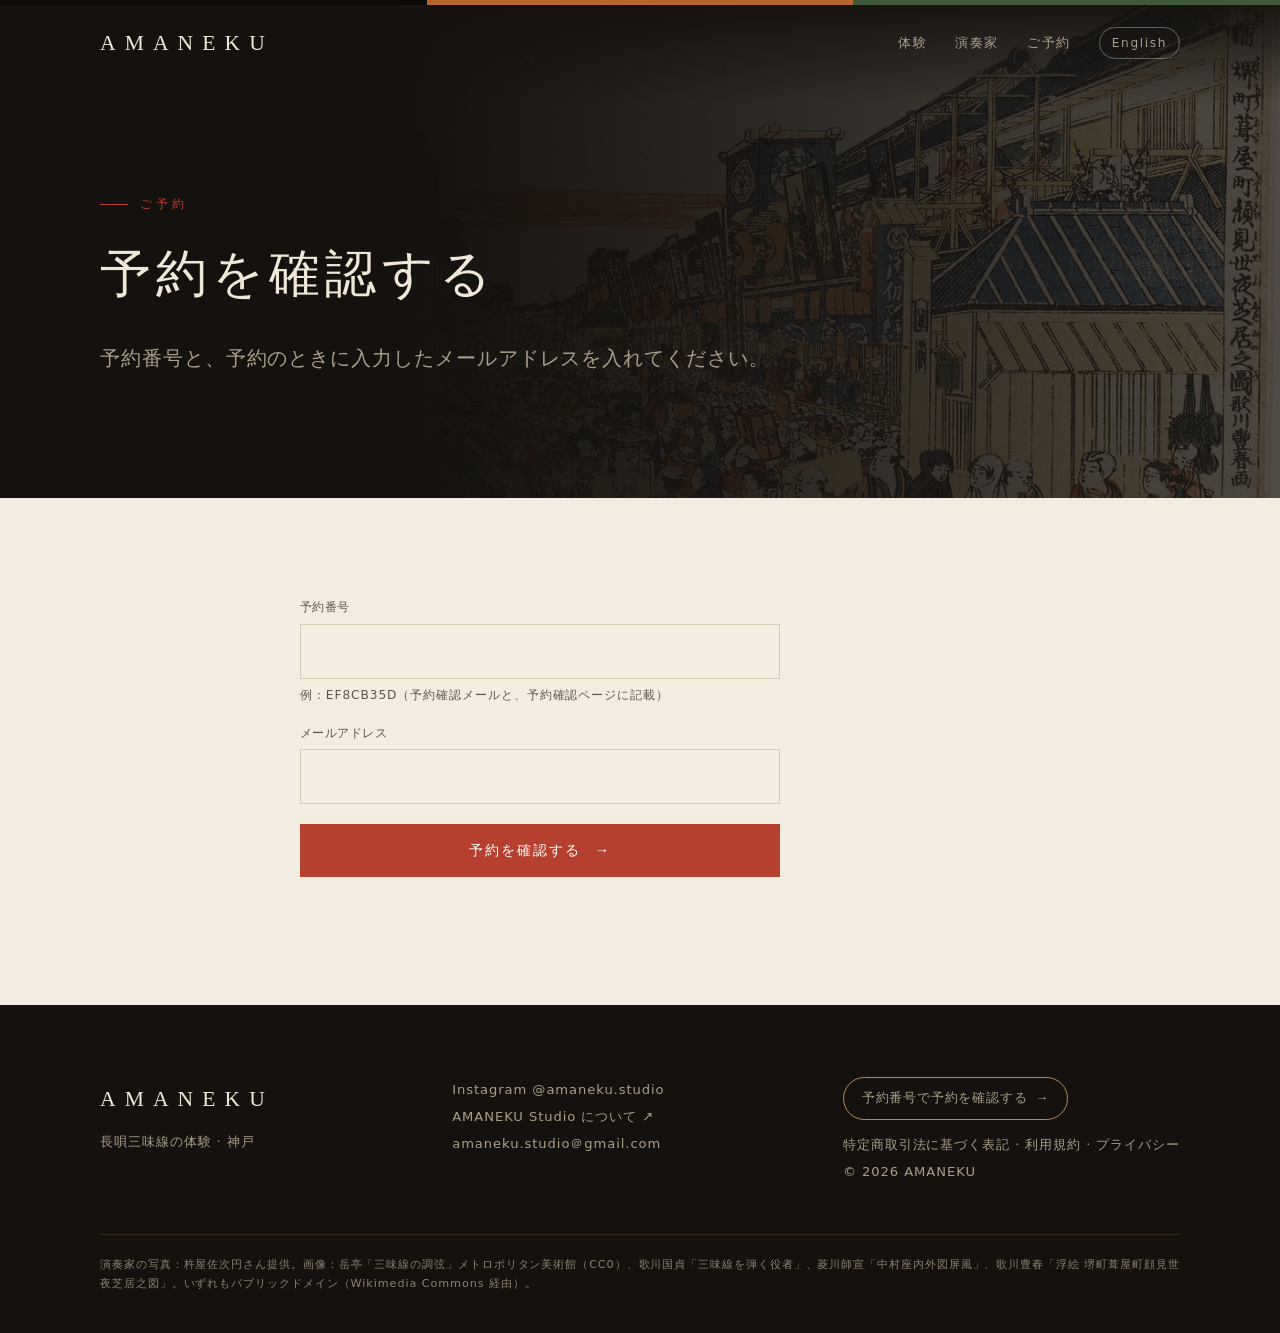
<file: ja/lookup.html>
<!doctype html>
<html lang="ja">
<head>
<meta charset="utf-8">
<meta http-equiv="Content-Security-Policy" content="default-src 'self'; script-src 'self' 'sha256-+g8NcLocS+J3GycqzifURA1tshLZYF4IOyKaIvs1fI8=' 'sha256-EjybbuHvVDgNgoO8zO6FQB5c3XlNjq50l2YYNhiYtuU='; style-src 'self' 'unsafe-inline' https://fonts.googleapis.com; font-src https://fonts.gstatic.com; img-src 'self' data: https://amanekustudio-dotcom.github.io https://enoiaitbavewiusniakv.supabase.co; connect-src https://enoiaitbavewiusniakv.supabase.co; form-action 'self'; base-uri 'self'; object-src 'none'">
<meta name="referrer" content="strict-origin-when-cross-origin">
<meta name="robots" content="noindex, nofollow">
<meta name="viewport" content="width=device-width, initial-scale=1">
<link rel="icon" href="../assets/img/favicon.svg" type="image/svg+xml">
<link rel="icon" href="../assets/img/favicon-32.png" sizes="32x32" type="image/png">
<link rel="apple-touch-icon" href="../assets/img/apple-touch-icon.png">
<title>予約の確認 — AMANEKU</title>
<link rel="preconnect" href="https://fonts.googleapis.com">
<link rel="preconnect" href="https://fonts.gstatic.com" crossorigin>
<link href="https://fonts.googleapis.com/css2?family=EB+Garamond:ital,wght@0,400;0,500;1,400&family=Noto+Sans+JP:wght@400;500&family=Shippori+Mincho:wght@400;500&display=swap" rel="stylesheet">
<link rel="stylesheet" href="../assets/style.css?v=20261027a">
<script src="../assets/site.js?v=20261027a"></script>
<script src="../assets/lookup.js?v=20261027a" defer></script>
</head>
<body>

<div class="joshiki" aria-hidden="true"><span></span><span></span><span></span></div>
<header class="site-header">
  <div class="wrap">
    <a class="logo" href="index.html" translate="no">AMANEKU</a>
    <nav class="nav">
      <a href="experience.html">体験</a>
      <a href="artist.html">演奏家</a>
      <a href="booking.html">ご予約</a>
      <a class="lang" href="../en/lookup.html" hreflang="en">English</a>
    </nav>
  </div>
</header>

<main>
  <div class="page-head">
    <div class="bg" style="background-image:url(../assets/img/shibai-machi.jpg)"></div>
    <div class="wrap">
      <span class="eyebrow">ご予約</span>
      <h1 style="font-size:clamp(1.9rem,4vw,3.2rem)">予約を確認する</h1>
      <p class="lead">予約番号と、予約のときに入力したメールアドレスを入れてください。</p>
    </div>
  </div>

  <section class="legal">
    <div class="wrap narrow">
      <form id="lookup-form" class="bk-form lookup-form" novalidate>
        <label class="fld"><span>予約番号</span><input name="reference" required maxlength="20" autocomplete="off" autocapitalize="characters" spellcheck="false"><small class="muted">例：EF8CB35D（予約確認メールと、予約確認ページに記載）</small></label>
        <label class="fld"><span>メールアドレス</span><input name="email" type="email" required maxlength="254" autocomplete="email"></label>
        <p class="bk-error" role="alert" hidden></p>
        <button type="submit" class="btn">予約を確認する</button>
      </form>
    </div>
  </section>
</main>


<footer class="site-footer">
  <div class="wrap">
    <div class="top">
      <div>
        <a class="logo" href="index.html" translate="no">AMANEKU</a>
        <div>長唄三味線の体験 · 神戸</div>
      </div>
      <div>
        <a href="https://www.instagram.com/amaneku.studio/">Instagram @amaneku.studio</a><br>
        <a href="https://humble-locket-a1c.notion.site/amaneku-studio-hp" target="_blank" rel="noopener"><span translate="no">AMANEKU Studio</span> について ↗</a><br>
        <span translate="no">amaneku.studio＠gmail.com</span>
      </div>
      <div>
        <a class="foot-lookup" href="lookup.html">予約番号で予約を確認する</a><br><a href="legal.html#tokushoho">特定商取引法に基づく表記</a> · <a href="legal.html#terms">利用規約</a> · <a href="legal.html#privacy">プライバシー</a><br>
        © 2026 <span translate="no">AMANEKU</span>
      </div>
    </div>
    <div class="credits">演奏家の写真：杵屋佐次円さん提供。画像：岳亭「三味線の調弦」メトロポリタン美術館（CC0）、歌川国貞「三味線を弾く役者」、菱川師宣「中村座内外図屏風」、歌川豊春「浮絵 堺町葺屋町顔見世夜芝居之図」。いずれもパブリックドメイン（Wikimedia Commons 経由）。</div>
  </div>
</footer>

</body>
</html>
</file>
<file: assets/style.css>
/* AMANEKU — 共通スタイル v2
   主役は音楽（長唄・三味線）。墨・和紙・金・朱の4色。
   区切りは三味線の三本の糸、帯は歌舞伎の定式幕（黒・柿・萌葱）。 */

:root {
  --sumi: #14110e;        /* 墨 */
  --sumi-2: #1e1a15;
  --washi: #f3ece0;       /* 和紙 */
  --washi-2: #ebe2d2;
  --kin: #b08d4f;         /* 金 */
  --kin-soft: #cdb07a;
  --shu: #b5402f;         /* 朱 */
  --kaki: #b8652d;
  --moegi: #3f5a3a;

  --ink: #1d1914;
  --ink-soft: #5f564a;
  --line: #d6cbb7;
  --on-dark: #efe7d8;
  --on-dark-soft: #a99e8b;

  --serif-en: "EB Garamond", "Shippori Mincho", serif;
  --serif-ja: "EB Garamond", "Shippori Mincho", "Yu Mincho", serif;
  --sans: "EB Garamond", "Noto Sans JP", system-ui, sans-serif;

  --wrap: 1160px;
  --gutter: 16px;
}

/* ダークモードでも和紙の面は少し沈めるだけ（墨の面はそのまま） */
@media (prefers-color-scheme: dark) {
  :root:not([data-theme="light"]) {
    --washi: #1c1915; --washi-2: #23201b;
    --ink: #ece4d4; --ink-soft: #b3a894; --line: #3a342b;
  }
}
:root[data-theme="dark"] {
  --washi: #1c1915; --washi-2: #23201b;
  --ink: #ece4d4; --ink-soft: #b3a894; --line: #3a342b;
}

* { box-sizing: border-box; }
html { -webkit-text-size-adjust: 100%; scroll-behavior: smooth; }
body {
  margin: 0;
  background: var(--washi);
  color: var(--ink);
  font-family: var(--sans);
  font-size: 16px;
  line-height: 1.9;
  letter-spacing: .02em;
  overflow-x: hidden;
}
html[lang="ja"] body { line-height: 2.05; letter-spacing: .06em; font-size: 15.5px; }
img { max-width: 100%; display: block; }
a { color: inherit; }

h1, h2, h3, .serif { font-family: var(--serif-en); font-weight: 500; line-height: 1.2; letter-spacing: .005em; margin: 0; }
html[lang="ja"] h1, html[lang="ja"] h2, html[lang="ja"] h3, html[lang="ja"] .serif { font-family: var(--serif-ja); letter-spacing: .1em; line-height: 1.5; }
h1 { font-size: clamp(2.6rem, 6.4vw, 5.2rem); }
html[lang="ja"] h1 { font-size: clamp(2rem, 4.6vw, 3.6rem); }
h2 { font-size: clamp(2rem, 4vw, 3.2rem); margin-bottom: .6em; }
html[lang="ja"] h2 { font-size: clamp(1.5rem, 2.8vw, 2.2rem); }
h3 { font-size: 1.5rem; margin-bottom: .4em; }
html[lang="ja"] h3 { font-size: 1.2rem; }
p { margin: 0 0 1.3em; }
em { font-style: italic; }

.wrap { max-width: var(--wrap); margin: 0 auto; padding: 0 var(--gutter); }
@media (min-width: 720px) { .wrap { padding: 0 40px; } }
.narrow { max-width: 760px; }
.center { text-align: center; }
.muted { color: var(--ink-soft); }
section { padding: clamp(56px, 7vw, 96px) 0; position: relative; }

.eyebrow {
  display: inline-flex; align-items: center; gap: 12px;
  font-size: .74rem; letter-spacing: .32em; text-transform: uppercase;
  color: var(--shu); margin-bottom: 1.6em; font-weight: 500;
}
.eyebrow::before { content: ""; width: 28px; height: 1px; background: currentColor; }
.center .eyebrow::after { content: ""; width: 28px; height: 1px; background: currentColor; }
.lead { font-size: clamp(1.05rem, 1.6vw, 1.25rem); line-height: 1.8; }

/* ---------- 面 ---------- */
.dark { background: var(--sumi); color: var(--on-dark); }
.dark .muted { color: var(--on-dark-soft); }
.dark .eyebrow { color: var(--kin-soft); }

/* 青海波（Lea Verouのパターンを和紙の色で） */
.seigaiha {
  --a: var(--washi); --b: var(--washi-2);
  background-color: var(--a);
  background-image:
    radial-gradient(circle at 100% 150%, var(--a) 24%, var(--b) 24%, var(--b) 28%, var(--a) 28%, var(--a) 36%, var(--b) 36%, var(--b) 40%, transparent 40%, transparent),
    radial-gradient(circle at 0 150%, var(--a) 24%, var(--b) 24%, var(--b) 28%, var(--a) 28%, var(--a) 36%, var(--b) 36%, var(--b) 40%, transparent 40%, transparent),
    radial-gradient(circle at 50% 100%, var(--b) 10%, var(--a) 10%, var(--a) 23%, var(--b) 23%, var(--b) 30%, var(--a) 30%, var(--a) 43%, var(--b) 43%, var(--b) 50%, var(--a) 50%, var(--a) 63%, var(--b) 63%, var(--b) 71%, transparent 71%, transparent),
    radial-gradient(circle at 100% 50%, var(--b) 5%, var(--a) 5%, var(--a) 15%, var(--b) 15%, var(--b) 20%, var(--a) 20%, var(--a) 29%, var(--b) 29%, var(--b) 34%, var(--a) 34%, var(--a) 44%, var(--b) 44%, var(--b) 49%, transparent 49%, transparent),
    radial-gradient(circle at 0 50%, var(--b) 5%, var(--a) 5%, var(--a) 15%, var(--b) 15%, var(--b) 20%, var(--a) 20%, var(--a) 29%, var(--b) 29%, var(--b) 34%, var(--a) 34%, var(--a) 44%, var(--b) 44%, var(--b) 49%, transparent 49%, transparent);
  background-size: 120px 60px;
}
.dark.seigaiha { --a: var(--sumi); --b: #1b1712; }

/* 三本の糸（区切り線） */
.ito { height: 13px; background:
  linear-gradient(var(--kin), var(--kin)) 0 0 / 100% 1px no-repeat,
  linear-gradient(var(--kin), var(--kin)) 0 6px / 100% 1px no-repeat,
  linear-gradient(var(--kin), var(--kin)) 0 12px / 100% 1px no-repeat;
  opacity: .7; }
.ito.short { width: 120px; }
.center .ito.short { margin-left: auto; margin-right: auto; }

/* 定式幕の帯 */
.joshiki { display: flex; height: 5px; }
.joshiki span { flex: 1; }
.joshiki span:nth-child(1) { background: #0b0a08; }
.joshiki span:nth-child(2) { background: var(--kaki); }
.joshiki span:nth-child(3) { background: var(--moegi); }

/* ---------- ヘッダー ---------- */
.site-header { position: absolute; top: 5px; left: 0; right: 0; z-index: 30; color: var(--on-dark); background: linear-gradient(rgba(20,17,14,.9), rgba(20,17,14,0)); padding-bottom: 24px; }
.site-header.solid { position: sticky; top: 0; background: var(--sumi); }
.site-header .wrap { display: flex; align-items: center; justify-content: space-between; gap: 16px; min-height: 76px; flex-wrap: wrap; }
.logo { font-family: var(--serif-en); font-size: 1.35rem; letter-spacing: .42em; text-decoration: none; font-weight: 500; }
.nav { display: flex; gap: 28px; align-items: center; font-size: .84rem; letter-spacing: .12em; flex-wrap: wrap; }
.nav a { text-decoration: none; color: var(--on-dark-soft); transition: color .2s; }
.nav a:hover, .nav a[aria-current="page"] { color: var(--on-dark); }
.nav .lang { border: 1px solid rgba(239,231,216,.35); padding: 3px 12px; border-radius: 99px; font-size: .76rem; }
@media (max-width: 640px) {
  .site-header { background: var(--sumi); padding-bottom: 0; }
  .site-header .wrap { padding-top: 10px; padding-bottom: 10px; min-height: 0; }
  .nav { gap: 16px; font-size: .78rem; letter-spacing: .06em; width: 100%; justify-content: space-between; }
}

/* ---------- ボタン ---------- */
.btn {
  display: inline-flex; align-items: center; gap: 14px;
  background: var(--shu); color: #fff; text-decoration: none;
  padding: 16px 34px; font-size: .9rem; letter-spacing: .14em;
  border: 1px solid var(--shu); transition: background .2s, color .2s;
}
.btn::after { content: "→"; font-family: var(--serif-en); }
.btn:hover { background: #9d3626; }
.btn.ghost { background: transparent; color: inherit; border-color: currentColor; }
.btn.ghost:hover { background: rgba(176,141,79,.12); }
.btn.gold { background: transparent; color: var(--kin-soft); border-color: var(--kin); }
.btn[aria-disabled="true"] { opacity: .45; pointer-events: none; }

/* ---------- ヒーロー（トップ） ---------- */
.hero {
  min-height: min(100vh, 920px); min-height: min(100svh, 920px);
  padding: 0; display: grid; grid-template-columns: 1fr 1fr; align-items: stretch;
  background: var(--sumi); color: var(--on-dark); overflow: hidden;
}
.hero-text { display: flex; flex-direction: column; justify-content: center; padding: 140px 40px 80px max(40px, calc((100vw - var(--wrap)) / 2 + 40px)); position: relative; z-index: 2; }
.hero-text .lead { color: var(--on-dark-soft); max-width: 30em; margin: 1.6em 0 2.4em; }
.hero-img { position: relative; }
.hero-img img { position: absolute; inset: 0; width: 100%; height: 100%; object-fit: cover; object-position: 60% 40%;
  -webkit-mask-image: linear-gradient(to right, transparent 0, #000 28%); mask-image: linear-gradient(to right, transparent 0, #000 28%); opacity: .92; }
/* 口三味線（チン・トン・シャン） */
.kuchi { font-family: var(--serif-ja); color: var(--kin); font-size: clamp(2.4rem, 6vw, 4.6rem); letter-spacing: .5em; line-height: 1; margin: 0 0 18px .5em; }
.kuchi-note { font-size: .78rem; letter-spacing: .12em; color: var(--ink-soft); margin-bottom: 56px; }
.credit { position: absolute; z-index: 3; right: 16px; bottom: 12px; font-size: .68rem; color: rgba(239,231,216,.55); letter-spacing: .05em; }
@media (max-width: 860px) {
  .hero { grid-template-columns: 1fr; grid-template-rows: 58vh auto; }
  .hero-img { order: -1; }
  .hero-img img { -webkit-mask-image: linear-gradient(to bottom, #000 55%, transparent 100%); mask-image: linear-gradient(to bottom, #000 55%, transparent 100%); }
  .hero-text { padding: 0 var(--gutter) 72px; margin-top: -60px; }
  .kuchi { top: 34vh; }
}

/* ページ見出し（下層ページ） */
.page-head { background: var(--sumi); color: var(--on-dark); padding: 180px 0 96px; position: relative; overflow: hidden; }
.page-head .lead { color: var(--on-dark-soft); max-width: 36em; margin-top: 1.4em; }
.page-head .bg { position: absolute; inset: 0; background-size: cover; background-position: center; opacity: .28; }
.page-head .bg::after { content: ""; position: absolute; inset: 0; background: linear-gradient(to right, var(--sumi) 30%, transparent); }
.page-head .wrap { position: relative; }

/* ---------- 汎用レイアウト ---------- */
.split { display: grid; grid-template-columns: 1fr 1fr; gap: clamp(40px, 7vw, 110px); align-items: center; }
.split.wide-left { grid-template-columns: 1.25fr 1fr; }
@media (max-width: 860px) { .split, .split.wide-left { grid-template-columns: 1fr; } }

figure { margin: 0; }
figure.print img { width: 100%; box-shadow: 0 30px 60px -30px rgba(20,17,14,.45); }
figure figcaption { font-size: .74rem; color: var(--ink-soft); margin-top: 12px; letter-spacing: .04em; line-height: 1.6; }
.dark figure figcaption { color: var(--on-dark-soft); }

/* 聴く・弾く・合わせる */
.verbs { display: grid; grid-template-columns: repeat(3, 1fr); gap: 0; border-top: 1px solid rgba(176,141,79,.35); }
.verb { padding: 48px 36px 8px 0; }
.verb + .verb { padding-left: 36px; border-left: 1px solid rgba(176,141,79,.35); }
.verb .kanji { font-family: var(--serif-ja); font-size: clamp(3.6rem, 7vw, 6rem); line-height: 1; color: var(--kin-soft); display: block; margin-bottom: 28px; }
.verb h3 { color: var(--on-dark); }
@media (max-width: 860px) {
  .verbs { grid-template-columns: 1fr; }
  .verb, .verb + .verb { padding: 40px 0 8px; border-left: none; border-top: 1px solid rgba(176,141,79,.35); }
  .verbs { border-top: none; }
}

/* 屏風の帯 */
.screen { padding: 0; background: var(--sumi); }
.screen img { width: 100%; height: clamp(280px, 42vw, 620px); object-fit: cover; object-position: 70% 40%; }
.screen .cap { display: flex; justify-content: space-between; gap: 12px 24px; flex-wrap: wrap; padding-top: 22px; padding-bottom: 28px; color: var(--on-dark-soft); font-size: .82rem; }
.screen .cap strong { color: var(--on-dark); font-family: var(--serif-en); font-size: 1.15rem; font-weight: 500; letter-spacing: .02em; }
html[lang="ja"] .screen .cap strong { font-family: var(--serif-ja); font-size: 1rem; }

/* 肖像（写真待ち） */
.portrait {
  aspect-ratio: 4 / 5; background: var(--sumi-2); color: var(--on-dark-soft);
  display: flex; flex-direction: column; align-items: center; justify-content: center; gap: 18px; text-align: center;
  position: relative; overflow: hidden;
}
.portrait::before { content: ""; width: 120px; height: 120px; border: 1px solid var(--kin); border-radius: 50%; opacity: .7; }
.portrait::after { content: ""; position: absolute; inset: 14px; border: 1px solid rgba(176,141,79,.25); }
.portrait span { font-family: var(--serif-en); font-size: 1rem; letter-spacing: .3em; text-transform: uppercase; }
html[lang="ja"] .portrait span { font-family: var(--serif-ja); letter-spacing: .4em; text-transform: none; }

.quote { font-family: var(--serif-en); font-size: clamp(1.5rem, 2.6vw, 2.1rem); line-height: 1.45; margin: 1.4em 0; padding-left: 28px; border-left: 2px solid var(--shu); }
html[lang="ja"] .quote { font-family: var(--serif-ja); font-size: clamp(1.15rem, 2vw, 1.5rem); line-height: 1.9; }

/* 体験カード */
.exp { display: grid; grid-template-columns: 1.2fr 1fr; background: var(--washi); color: var(--ink); text-decoration: none; box-shadow: 0 40px 80px -40px rgba(20,17,14,.35); }
.exp .img { min-height: 380px; background-size: cover; background-position: center; }
.exp .body { padding: clamp(28px, 5vw, 64px); }
.exp h3 { font-size: clamp(1.6rem, 2.6vw, 2.2rem); margin-bottom: .6em; }
html[lang="ja"] .exp h3 { font-size: clamp(1.25rem, 2vw, 1.6rem); }
.exp .muted, .dark .exp .muted { color: var(--ink-soft); }
.exp .eyebrow, .dark .exp .eyebrow { color: var(--shu); }
.dark .exp .facts div { border-color: var(--line); }
.dark .exp .facts dt { color: var(--ink-soft); }
@media (max-width: 860px) { .exp { grid-template-columns: 1fr; } .exp .img { min-height: 240px; } }

/* 要点の数字 */
.facts { display: grid; grid-template-columns: repeat(4, auto); justify-content: start; gap: 0; margin: 28px 0 36px; }
.facts.two { grid-template-columns: repeat(2, auto); }
.facts div { padding: 0 28px; border-left: 1px solid var(--line); }
.facts div:first-child { padding-left: 0; border-left: none; }
.facts dt { font-size: .68rem; letter-spacing: .22em; text-transform: uppercase; color: var(--ink-soft); }
.facts dd { margin: 4px 0 0; font-family: var(--serif-en); font-size: 1.5rem; line-height: 1.2; }
html[lang="ja"] .facts dd { font-family: var(--serif-ja); font-size: 1.15rem; }
.dark .facts div { border-color: rgba(176,141,79,.35); }
.dark .facts dt { color: var(--on-dark-soft); }
@media (max-width: 640px) { .facts { grid-template-columns: 1fr 1fr; row-gap: 20px; } .facts div:nth-child(3) { padding-left: 0; border-left: none; } }

/* About（芝居町） */
.about { background-size: cover; background-position: center; color: var(--on-dark); }
.about::before { content: ""; position: absolute; inset: 0; background: linear-gradient(to right, rgba(20,17,14,.95) 35%, rgba(20,17,14,.6)); }
.about .wrap { position: relative; }
.about .muted { color: var(--on-dark-soft); }

/* 最後のCTA */
.cta { text-align: center; }
.cta .ito.short { margin-left: auto; margin-right: auto; }
.cta h2 { margin-bottom: .4em; }

/* ---------- 体験ページ ---------- */
.gallery { display: grid; grid-template-columns: 2fr 1fr; gap: 12px; margin-top: -60px; position: relative; z-index: 2; }
.gallery .g { background-size: cover; background-position: center; min-height: 200px; }
.gallery .g.main { grid-row: span 2; min-height: 460px; }
@media (max-width: 760px) { .gallery { grid-template-columns: 1fr 1fr; } .gallery .g.main { grid-column: span 2; grid-row: auto; min-height: 280px; } .gallery .g { min-height: 140px; } }

.layout-aside { display: grid; grid-template-columns: 1fr 360px; gap: clamp(40px, 6vw, 88px); align-items: start; }
.aside-box { position: sticky; top: 32px; background: var(--sumi); color: var(--on-dark); padding: 36px; }
.aside-box .price { font-family: var(--serif-en); font-size: 2.6rem; line-height: 1; }
.aside-box .btn { width: 100%; justify-content: center; margin-top: 8px; }
.aside-box hr { border: none; border-top: 1px solid rgba(176,141,79,.35); margin: 22px 0; }
.layout-aside > * { min-width: 0; }
@media (max-width: 960px) { .layout-aside { grid-template-columns: 1fr; } .aside-box { position: static; } }
.teacher { display: grid; grid-template-columns: 200px 1fr; gap: 36px; align-items: center; }
@media (max-width: 560px) { .teacher { grid-template-columns: 120px 1fr; gap: 20px; } .teacher .btn { padding: 12px 20px; } }
.teacher .portrait::before { width: 56px; height: 56px; }
.nw { display: inline-block; }

.block { margin-top: clamp(56px, 6vw, 80px); }
.block:first-child { margin-top: 0; }

.highlights { list-style: none; padding: 0; margin: 0; display: grid; gap: 0; }
.highlights li { display: grid; grid-template-columns: 56px 1fr; gap: 16px; padding: 22px 0; border-bottom: 1px solid var(--line); }
.highlights li:first-child { border-top: 1px solid var(--line); }
.highlights .k { font-family: var(--serif-ja); font-size: 2rem; color: var(--shu); line-height: 1; }
.highlights strong { display: block; font-weight: 500; margin-bottom: 2px; }

.flow { list-style: none; padding: 0; margin: 0; position: relative; }
.flow::before { content: ""; position: absolute; left: 92px; top: 10px; bottom: 10px; width: 1px; background: var(--line); }
.flow li { display: grid; grid-template-columns: 92px 1fr; gap: 0 36px; padding-bottom: 36px; position: relative; }
.flow li::after { content: ""; position: absolute; left: 88px; top: .75em; width: 9px; height: 9px; border-radius: 50%; background: var(--shu); }
.flow li.rest::after { background: var(--line); }
.flow .time { font-family: var(--serif-en); color: var(--ink-soft); font-size: 1.05rem; letter-spacing: .04em; padding-top: .1em; text-align: right; padding-right: 18px; }
.flow h3 { margin: 0 0 4px 0; }
.flow p { color: var(--ink-soft); margin: 0; }
.flow li.peak h3 { color: var(--shu); }
@media (max-width: 560px) {
  .flow::before { left: 4px; } .flow li { grid-template-columns: 1fr; padding-left: 28px; } .flow li::after { left: 0; }
  .flow .time { text-align: left; padding: 0; font-size: .95rem; }
}

.list { list-style: none; padding: 0; margin: 0 0 1.2em; }
.list li { padding: 14px 0 14px 32px; border-bottom: 1px solid var(--line); position: relative; }
.list li::before { content: ""; position: absolute; left: 0; top: 1.55em; width: 16px; height: 1px; background: var(--shu); }

details { border-bottom: 1px solid var(--line); padding: 20px 0; }
details:first-of-type { border-top: 1px solid var(--line); }
details summary { cursor: pointer; font-weight: 500; list-style: none; display: flex; justify-content: space-between; gap: 16px; }
details summary::-webkit-details-marker { display: none; }
details summary::after { content: "+"; color: var(--shu); font-family: var(--serif-en); font-size: 1.4rem; line-height: 1; }
details[open] summary::after { content: "−"; }
details > *:not(summary) { margin-top: 12px; color: var(--ink-soft); }

/* インタビュー */
.qa { margin: 0 0 72px; }
.qa .q { font-family: var(--serif-en); font-size: clamp(1.4rem, 2.2vw, 1.8rem); line-height: 1.35; margin-bottom: 20px; display: flex; gap: 18px; }
.qa .q::before { content: "Q"; color: var(--shu); }
html[lang="ja"] .qa .q { font-family: var(--serif-ja); font-size: 1.25rem; }
html[lang="ja"] .qa .q::before { content: "問"; }

/* 予約 */
.steps { counter-reset: s; list-style: none; padding: 0; margin: 0; display: grid; grid-template-columns: repeat(3, 1fr); gap: 0; }
.steps li { counter-increment: s; padding: 0 36px; border-left: 1px solid var(--line); }
.steps li:first-child { padding-left: 0; border-left: none; }
.steps li::before { content: "0" counter(s); font-family: var(--serif-en); color: var(--shu); font-size: 3rem; line-height: 1; display: block; margin-bottom: 18px; }
@media (max-width: 860px) { .steps { grid-template-columns: 1fr; gap: 40px; } .steps li { padding: 0; border: none; } }
.slots { display: grid; grid-template-columns: repeat(auto-fill, minmax(220px, 1fr)); gap: 12px; margin: 32px 0; }
.slot { border: 1px solid rgba(176,141,79,.45); padding: 20px 22px; }
.slot strong { display: block; font-family: var(--serif-en); font-size: 1.35rem; font-weight: 500; color: var(--on-dark); }
.slot .s { font-size: .82rem; color: var(--on-dark-soft); }
.slot.full { opacity: .45; }

/* ---------- フッター ---------- */
.site-footer { background: var(--sumi); color: var(--on-dark-soft); padding: 72px 0 40px; font-size: .82rem; }
.site-footer .top { display: flex; flex-wrap: wrap; justify-content: space-between; gap: 32px; margin-bottom: 48px; }
.site-footer .logo { color: var(--on-dark); display: inline-block; margin-bottom: 8px; }
.site-footer a { color: var(--on-dark-soft); text-decoration: none; }
.site-footer a:hover { color: var(--on-dark); }
.site-footer .credits { border-top: 1px solid rgba(176,141,79,.25); padding-top: 20px; font-size: .7rem; line-height: 1.7; opacity: .8; }

/* スマホの予約バー */
.mobile-cta { display: none; }
@media (max-width: 960px) {
  .mobile-cta { display: flex; position: fixed; left: 0; right: 0; bottom: 0; z-index: 40; background: var(--sumi); color: var(--on-dark); padding: 12px var(--gutter); align-items: center; justify-content: space-between; gap: 12px; }
  .mobile-cta .btn { padding: 11px 20px; white-space: nowrap; }
  .mobile-cta > div { white-space: nowrap; overflow: hidden; text-overflow: ellipsis; }
  body.has-mobile-cta { padding-bottom: 76px; }
}

/* ---------- 未定メモ（運営用）----------
   .tbd：普段は普通に表示。右下のボタンで「未定」を表示すると、点線と運営メモ（data-note）が出る。 */
.tbd-toggle {
  position: fixed; right: 16px; bottom: 16px; z-index: 50;
  background: #c9a227; color: #1d1914; border: none; border-radius: 99px;
  padding: 9px 16px; font: 500 .78rem var(--sans); letter-spacing: .06em; cursor: pointer;
  box-shadow: 0 6px 20px rgba(0,0,0,.25);
}
body.has-mobile-cta .tbd-toggle { bottom: 88px; }
.show-tbd .tbd { outline: 2px dashed #c9a227; outline-offset: 4px; position: relative; }
.show-tbd .tbd[data-note]::after {
  content: "未定：" attr(data-note);
  display: block; margin-top: 8px; padding: 8px 12px;
  background: #fbf3d9; color: #5b470c; border-left: 3px solid #c9a227;
  font: 400 .8rem/1.6 var(--sans); letter-spacing: .02em; text-transform: none; text-align: left; writing-mode: horizontal-tb;
}
.show-tbd span.tbd[data-note]::after { display: block; }
.show-tbd .portrait.tbd[data-note]::after, .show-tbd .g.tbd[data-note]::after, .show-tbd .img.tbd[data-note]::after {
  position: absolute; left: 12px; right: 12px; bottom: 12px; inset: auto 12px 12px 12px; border: none;
}

/* ---------- 予約カレンダー ---------- */
:root { --cal-open: #fffaf0; --cal-off: #bdb3a3; }
@media (prefers-color-scheme: dark) { :root:not([data-theme="light"]) { --cal-open: #2c261e; --cal-off: #5c5448; } }
:root[data-theme="dark"] { --cal-open: #2c261e; --cal-off: #5c5448; }

.bk { display: grid; grid-template-columns: minmax(300px, 420px) 1fr; gap: clamp(32px, 5vw, 64px); align-items: start; margin-top: 40px; }
@media (max-width: 900px) { .bk { grid-template-columns: 1fr; } }

.cal { border: 1px solid var(--line); padding: 24px 20px 20px; background: var(--washi); position: sticky; top: 24px; }
@media (max-width: 900px) { .cal { position: static; } }
.cal-head { display: flex; align-items: center; justify-content: space-between; margin-bottom: 14px; }
.cal-head h3 { margin: 0; font-size: 1.35rem; }
html[lang="ja"] .cal-head h3 { font-size: 1.15rem; }
.cal-nav { width: 40px; height: 40px; border: 1px solid var(--line); background: transparent; color: var(--ink); font-family: var(--serif-en); font-size: 1.1rem; cursor: pointer; }
.cal-nav:hover:not(:disabled) { border-color: var(--shu); color: var(--shu); }
.cal-nav:disabled { opacity: .3; cursor: default; }
.cal-grid { display: grid; grid-template-columns: repeat(7, 1fr); gap: 4px; }
.cal-dow { text-align: center; font-size: .7rem; letter-spacing: .1em; color: var(--ink-soft); padding: 4px 0 8px; }
.cal-dow.sun { color: var(--shu); }
.cal-day {
  aspect-ratio: 1; border: none; background: transparent; padding: 0; position: relative;
  font-family: var(--serif-en); font-size: 1.1rem; color: var(--cal-off); cursor: default;
}
.cal-day.open { background: var(--cal-open); color: var(--ink); box-shadow: inset 0 0 0 1px var(--kin); cursor: pointer; font-weight: 500; }
.cal-day.open::after { content: ""; position: absolute; left: 50%; bottom: 14%; width: 5px; height: 5px; margin-left: -2.5px; border-radius: 50%; background: var(--shu); }
.cal-day.open:hover { background: rgba(181,64,47,.1); }
.cal-day.full { color: var(--ink-soft); cursor: pointer; }
.cal-day.full span { text-decoration: line-through; text-decoration-color: var(--cal-off); }
.cal-day.full::after { content: attr(data-label); position: absolute; left: 0; right: 0; bottom: 6%; font: 400 .55rem var(--sans); letter-spacing: .05em; color: var(--ink-soft); }
.cal-day.today span { border-bottom: 1px solid currentColor; }
.cal-day.selected { background: var(--shu); color: #fff; box-shadow: none; }
.cal-day.selected::after { background: #fff; color: #fff; }
.cal-day:focus-visible { outline: 2px solid var(--shu); outline-offset: 2px; }
.cal-legend { display: flex; flex-wrap: wrap; gap: 6px 18px; margin-top: 16px; font-size: .74rem; color: var(--ink-soft); }
.cal-legend span { display: inline-flex; align-items: center; gap: 6px; }
.cal-legend .sw { width: 12px; height: 12px; display: inline-block; }
.cal-legend .sw.open { background: var(--cal-open); box-shadow: inset 0 0 0 1px var(--kin); }
.cal-legend .sw.full { background: transparent; box-shadow: inset 0 0 0 1px var(--line); }
.cal-legend .sw.off { background: var(--line); }

.bk-day { margin: 0 0 18px; font-size: 1.4rem; }
html[lang="ja"] .bk-day { font-size: 1.15rem; }
.slot-list { display: grid; gap: 12px; }
.slot-card {
  display: grid; grid-template-columns: 88px 1fr auto; gap: 20px; align-items: center;
  width: 100%; padding: 14px 20px 14px 14px; text-align: left; font: inherit; color: inherit;
  background: var(--washi); border: 1px solid var(--line); cursor: pointer;
  transition: border-color .2s, box-shadow .2s, transform .2s;
}
.slot-card:hover { border-color: var(--shu); box-shadow: 0 16px 32px -20px rgba(20,17,14,.45); transform: translateY(-1px); }
.slot-card:focus-visible { outline: 2px solid var(--shu); outline-offset: 2px; }
.slot-card img { width: 88px; height: 88px; object-fit: cover; }
.slot-card .row1 { display: flex; align-items: center; gap: 12px; flex-wrap: wrap; }
.slot-card .time { font-family: var(--serif-en); font-size: 1.6rem; line-height: 1; }
.slot-card .time small { font-size: .62em; color: var(--ink-soft); margin-left: 2px; }
.slot-card .nm { font-family: var(--serif-ja); font-size: 1.05rem; letter-spacing: .08em; margin-top: 6px; }
html[lang="en"] .slot-card .nm { font-family: var(--serif-en); font-size: 1.25rem; letter-spacing: .01em; }
.slot-card .meta { display: flex; flex-wrap: wrap; gap: 2px 14px; font-size: .8rem; color: var(--ink-soft); margin-top: 2px; }
.slot-card .exp-line { font-size: .84rem; margin-top: 2px; }
.slot-card .exp-line b { color: var(--kin); font-weight: 500; font-family: var(--serif-ja); }
.slot-card .chev { font-family: var(--serif-en); font-size: 1.3rem; color: var(--shu); }
.slot-card[aria-disabled="true"] { opacity: .5; cursor: not-allowed; }
.slot-card[aria-disabled="true"]:hover { border-color: var(--line); box-shadow: none; transform: none; }
.slot-card[aria-disabled="true"] .chev { visibility: hidden; }
.badge { font-size: .7rem; letter-spacing: .06em; padding: 2px 10px; border: 1px solid var(--shu); color: var(--shu); border-radius: 99px; white-space: nowrap; }
.badge.is-full { border-color: var(--line); color: var(--ink-soft); }
@media (max-width: 560px) {
  .slot-card { grid-template-columns: 64px 1fr auto; gap: 14px; padding: 12px 14px 12px 12px; }
  .slot-card img { width: 64px; height: 64px; }
  .slot-card .time { font-size: 1.35rem; }
}
.bk-sample { font-size: .75rem; margin-top: 20px; }

/* 詳細（ダイアログ） */
.bk-modal { width: min(680px, calc(100% - 24px)); max-height: calc(100% - 24px); border: none; padding: 0; background: var(--washi); color: var(--ink); box-shadow: 0 40px 80px -20px rgba(0,0,0,.5); }
.bk-modal::backdrop { background: rgba(20,17,14,.65); }
.bk-close { position: absolute; top: 10px; right: 12px; width: 40px; height: 40px; border: none; background: transparent; color: var(--on-dark); font-size: 1.6rem; cursor: pointer; z-index: 2; }
.bk-top { display: grid; grid-template-columns: 120px 1fr; gap: 24px; padding: 32px; background: var(--sumi); color: var(--on-dark); }
.bk-top img { width: 120px; height: 120px; object-fit: cover; }
.bk-top .eyebrow { color: var(--kin-soft); margin-bottom: .6em; }
.bk-top .nm { font-family: var(--serif-ja); font-size: 1.5rem; letter-spacing: .1em; line-height: 1.4; }
html[lang="en"] .bk-top .nm { font-family: var(--serif-en); letter-spacing: .01em; font-size: 1.8rem; }
.bk-top p { color: var(--on-dark-soft); font-size: .86rem; line-height: 1.8; margin: 8px 0; }
.bk-top a { color: var(--kin-soft); font-size: .82rem; text-decoration: none; }
.bk-body { padding: 28px 32px 32px; }
.bk-body h3 { margin-bottom: 16px; }
.bk-body dl { display: grid; grid-template-columns: 7.5em 1fr; margin: 0 0 20px; border-top: 1px solid var(--line); }
.bk-body dt, .bk-body dd { padding: 10px 0; border-bottom: 1px solid var(--line); margin: 0; font-size: .9rem; }
.bk-body dt { color: var(--ink-soft); font-size: .78rem; letter-spacing: .08em; padding-top: 12px; }
.bk-body dd small { display: block; color: var(--ink-soft); font-size: .78rem; line-height: 1.7; margin-top: 2px; }
.bk-total { display: flex; justify-content: space-between; align-items: center; gap: 16px; flex-wrap: wrap; margin: 4px 0 20px; }
.bk-total select { font: inherit; padding: 6px 10px; margin-left: 8px; border: 1px solid var(--line); background: var(--washi); color: var(--ink); }
.bk-total .sum { font-family: var(--serif-en); font-size: 1.8rem; font-weight: 500; margin-left: 8px; }
.bk-body .btn { width: 100%; justify-content: center; }
.bk-body .btn:disabled { background: var(--washi-2); color: var(--ink-soft); border-color: var(--line); box-shadow: none; transform: none; cursor: not-allowed; }
.bk-note { font-size: .76rem; margin: 10px 0 0; text-align: center; }
@media (max-width: 560px) {
  .bk-top { grid-template-columns: 72px 1fr; gap: 16px; padding: 24px 20px; }
  .bk-top img { width: 72px; height: 72px; }
  .bk-body { padding: 22px 20px 24px; }
  .bk-body dl { grid-template-columns: 6em 1fr; }
}
.bk-close:focus:not(:focus-visible) { outline: none; }
.bk-close:focus-visible { outline: 2px solid var(--kin); }

/* 演奏家の一覧（体験ページ） */
.artists { display: grid; grid-template-columns: repeat(4, 1fr); gap: 20px; margin: 32px 0 36px; }
@media (max-width: 1100px) { .artists { grid-template-columns: repeat(2, 1fr); } }
.artist-card { display: flex; flex-direction: column; text-decoration: none; color: inherit; }
.artist-card img { width: 100%; aspect-ratio: 1; object-fit: cover; margin-bottom: 14px; transition: transform .3s, box-shadow .3s; }
.artist-card:hover img { transform: translateY(-2px); box-shadow: 0 18px 30px -18px rgba(20,17,14,.5); }
.artist-card .nm { font-family: var(--serif-ja); font-size: 1.1rem; letter-spacing: .1em; }
html[lang="en"] .artist-card .nm { font-family: var(--serif-en); font-size: 1.3rem; letter-spacing: .01em; }
.artist-card .yr { font-size: .72rem; letter-spacing: .08em; color: var(--shu); margin: 2px 0 6px; }
.artist-card .ln { font-size: .82rem; line-height: 1.7; color: var(--ink-soft); }
.artists.on-dark .nm { color: var(--on-dark); }
.artists.on-dark .yr { color: var(--kin-soft); }
.artists.on-dark .ln { color: var(--on-dark-soft); }

/* 演奏家ページのプロフィール */
.profile-grid { display: grid; grid-template-columns: minmax(240px, 380px) 1fr; gap: clamp(36px, 6vw, 88px); align-items: start; }
.profile-photo { position: sticky; top: 32px; }
.profile-photo img { width: 100%; aspect-ratio: 1; object-fit: cover; box-shadow: 0 30px 60px -30px rgba(20,17,14,.45); }
.profile h2 .kana { display: block; font-family: var(--sans); font-size: .78rem; letter-spacing: .2em; color: var(--ink-soft); margin-top: 6px; }
.profile .qa { margin-bottom: 40px; }
.profile .qa p { margin: 0; }
@media (max-width: 800px) { .profile-grid { grid-template-columns: 1fr; } .profile-photo { position: static; max-width: 260px; } }
/* 言語の選択（予約の詳細） */
.seg { display: inline-flex; border: 1px solid var(--line); }
.seg label { cursor: pointer; }
.seg input { position: absolute; opacity: 0; pointer-events: none; }
.seg span { display: block; padding: 6px 18px; font-size: .86rem; }
.seg label + label span { border-left: 1px solid var(--line); }
.seg input:checked + span { background: var(--sumi); color: var(--on-dark); }
.seg input:focus-visible + span { outline: 2px solid var(--shu); outline-offset: 2px; }
.bk-filter { display: inline-flex; align-items: center; gap: 16px; flex-wrap: wrap; margin-top: 24px; padding: 10px 16px; background: var(--sumi); color: var(--on-dark); font-size: .86rem; }
.bk-filter a { color: var(--kin-soft); }

/* ---------- 2026-10-19 調整（Codexの指摘） ---------- */
/* 青海波を一段薄く */
.seigaiha { --b: color-mix(in srgb, var(--washi) 55%, var(--washi-2)); }
.dark.seigaiha { --b: #181510; }

/* 要点の1行 */
.keyfacts { list-style: none; padding: 0; margin: -1.2em 0 2.2em; display: flex; flex-wrap: wrap; gap: 6px 0; font-size: .82rem; letter-spacing: .06em; color: var(--on-dark); }
.keyfacts li { padding: 0 14px; border-left: 1px solid rgba(176,141,79,.5); }
.keyfacts li:first-child { padding-left: 0; border-left: none; }
.page-head .keyfacts { margin: 20px 0 0; }

/* スマホの最初の画面をコンパクトに */
@media (max-width: 860px) {
  .hero { grid-template-rows: clamp(220px, 38vh, 340px) auto; }
  .hero-text { margin-top: -36px; padding-bottom: 56px; }
  .hero-text .lead { margin: 1em 0 1.6em; }
  .hero .credit { top: 8px; bottom: auto; right: 10px; font-size: .62rem; }
  .keyfacts { margin: -.6em 0 1.6em; font-size: .76rem; }
  .keyfacts li { padding: 0 10px; }
}
@media (max-width: 860px) { html[lang="ja"] .hero h1 { font-size: 1.75rem; } html[lang="en"] .hero h1 { font-size: 2.3rem; } }
@media (max-width: 860px) { .site-header { position: relative; top: 0; background: var(--sumi); padding-bottom: 0; } .page-head { padding-top: 64px; } section.dark[style*="padding-top:170px"] { padding-top: 64px !important; } }
@media (max-width: 860px) {
  .hero { grid-template-rows: clamp(160px, 28vh, 300px) auto; }
  .hero-text { margin-top: -28px; }
  .site-header .wrap { padding-top: 6px; padding-bottom: 6px; gap: 4px; }
  .site-header .logo { font-size: 1.15rem; }
  .hero-text .lead { font-size: .95rem; line-height: 1.75; }
  .keyfacts { gap: 4px 0; }
  html[lang="ja"] .page-head h1 { font-size: 1.6rem !important; }
}
.keyfacts { gap: 6px; }
.keyfacts li, .keyfacts li:first-child { padding: 3px 10px; border: 1px solid rgba(176,141,79,.45); border-radius: 2px; }
@media (max-width: 860px) { .hero-img img { object-position: 62% 12%; } .keyfacts li, .keyfacts li:first-child { padding: 2px 8px; } }
.kuchi { white-space: nowrap; font-size: clamp(1.8rem, 7vw, 4rem); letter-spacing: .35em; margin-left: .35em; }
@media (max-width: 640px) { .screen .cap strong { font-size: .95rem; line-height: 1.8; } .screen .cap span { font-size: .74rem; } }

/* ---------- 規約と表記（legal.html）---------- */
section.legal { padding: clamp(48px, 8vw, 96px) 0 clamp(80px, 10vw, 128px); }
.legal h2 { margin: 2.4em 0 .8em; padding-top: .6em; border-top: 1px solid var(--line); scroll-margin-top: 24px; }
.legal h2:first-of-type { margin-top: 1.6em; }
.legal-toc { display: flex; flex-wrap: wrap; gap: 8px 10px; }
.legal-toc a { text-decoration: none; border: 1px solid var(--line); border-radius: 99px; padding: 6px 16px; font-size: .86rem; }
.legal-toc a:hover { border-color: var(--kin); color: var(--kin); }
.legal-table { display: grid; grid-template-columns: 11em 1fr; margin: 0; border-top: 1px solid var(--line); }
.legal-table dt, .legal-table dd { margin: 0; padding: 14px 0; border-bottom: 1px solid var(--line); }
.legal-table dt { font-weight: 500; padding-right: 16px; }
.legal-fee { width: 100%; border-collapse: collapse; margin: 0 0 1.4em; }
.legal-fee th, .legal-fee td { text-align: left; padding: 12px 14px; border-bottom: 1px solid var(--line); }
.legal-fee th { font-weight: 500; background: var(--washi-2); }
.legal-fee td:last-child, .legal-fee th:last-child { width: 32%; }
.legal ul, .legal-list { padding-left: 1.3em; margin: 0 0 1.3em; }
.legal li { margin-bottom: .9em; }
.legal-list strong { font-weight: 500; }
.legal-updated { margin-top: 3em; font-size: .86rem; }
@media (max-width: 600px) {
  .legal-table { grid-template-columns: 1fr; }
  .legal-table dt { border-bottom: none; padding-bottom: 0; color: var(--ink-soft); font-size: .86rem; }
  .legal-table dd { padding-top: 4px; }
}

/* ---------- 予約フォーム（詳細画面の下）---------- */
.bk-form { border-top: 1px solid var(--line); padding-top: 20px; }
.bk-form h4 { font: 500 .78rem var(--sans); letter-spacing: .12em; color: var(--ink-soft); margin: 0 0 12px; }
.fld { display: block; margin-bottom: 12px; }
.fld span { display: block; font-size: .78rem; color: var(--ink-soft); margin-bottom: 4px; letter-spacing: .04em; }
.fld input, .fld textarea { width: 100%; font: inherit; font-size: 16px; padding: 10px 12px; border: 1px solid var(--line); background: var(--washi); color: var(--ink); border-radius: 0; }
.fld textarea { resize: vertical; min-height: 64px; line-height: 1.6; }
.fld input:focus, .fld textarea:focus { outline: 2px solid var(--kin); outline-offset: 0; border-color: var(--kin); }
.fld textarea::placeholder { color: var(--ink-soft); opacity: .7; font-size: .85rem; }
.fld-row { display: grid; grid-template-columns: 1fr 1fr; gap: 12px; }
.bk-form .bk-note { text-align: left; margin: 0 0 14px; }
.bk-form .bk-note + .btn { margin-top: 0; }
.bk-form .btn + .bk-note { text-align: center; margin: 10px 0 0; }
.bk-agree { display: flex; gap: 10px; align-items: flex-start; font-size: .88rem; line-height: 1.7; margin: 0 0 14px; cursor: pointer; }
.bk-agree input { width: 18px; height: 18px; margin: 3px 0 0; accent-color: var(--shu); flex: none; }
.bk-error { color: var(--shu); font-size: .86rem; margin: 0 0 12px; }
.bk-flash { background: var(--washi-2); border-left: 3px solid var(--kin); padding: 12px 16px; font-size: .9rem; margin: 0 0 20px; }
@media (max-width: 560px) { .fld-row { grid-template-columns: 1fr; gap: 0; } }

/* ---------- 予約確認ページ ---------- */
.cf-status { font-size: 1.05rem; }
.cf-title { margin-top: 0; }
.cf-table { margin: 24px 0; }
.cf-ref { font-family: var(--serif-en); font-size: 1.4rem; letter-spacing: .12em; font-variant-numeric: lining-nums; }
.cf-keep { background: var(--washi-2); border-left: 3px solid var(--kin); padding: 12px 16px; font-size: .9rem; }

/* ---------- 予約を確認する ---------- */
.lookup-form { border-top: none; padding-top: 0; max-width: 480px; }
.lookup-form .fld small { display: block; font-size: .76rem; margin-top: 4px; }
.lookup-form .btn { width: 100%; justify-content: center; margin-top: 8px; }

/* 同じ背景の区切りが続くところは、余白を二重にしない */
#dates + .band { padding-top: 0; }

/* フッターの「予約番号で予約を確認する」を目立たせる */
.foot-lookup { display: inline-flex; align-items: center; gap: 8px; margin-bottom: 12px; padding: 7px 18px; border: 1px solid var(--kin); border-radius: 99px; color: var(--kin-soft); text-decoration: none; letter-spacing: .06em; }
.foot-lookup::after { content: "→"; font-family: var(--serif-en); }
.foot-lookup:hover { background: rgba(176,141,79,.15); color: var(--on-dark); }

/* 予約フォームの「必須」の印 */
.req { display: inline-block; font-style: normal; font-size: .66rem; line-height: 1; letter-spacing: .06em; color: #fff; background: var(--shu); padding: 3px 6px; border-radius: 3px; margin-left: 6px; vertical-align: 2px; }
.bk-need { color: var(--shu) !important; }
.bk-form .bk-need, .bk-form .bk-need + .bk-note { text-align: center; margin: 10px 0 0; }

/* ---------- 演奏家の紹介（1人）：写真と文章を横に ---------- */
.feature-artist { display: grid; grid-template-columns: minmax(0, 1.1fr) minmax(0, 1fr); gap: clamp(28px, 5vw, 64px); align-items: center; margin-top: 8px; }
.feature-artist .fa-photo img { width: 100%; aspect-ratio: 4 / 3; object-fit: cover; object-position: 25% 30%; box-shadow: 0 30px 50px -30px rgba(20,17,14,.55); }
.feature-artist h2 { margin-bottom: .2em; }
.feature-artist .kana { display: block; font-size: .5em; letter-spacing: .2em; color: var(--ink-soft); margin-top: 4px; }
.feature-artist .fa-role { color: var(--kin); font-size: .86rem; letter-spacing: .1em; margin: 0 0 1em; }
.feature-artist.compact { grid-template-columns: 180px minmax(0, 1fr); align-items: start; }
.feature-artist.compact .fa-photo img { aspect-ratio: 1; object-position: center; box-shadow: none; }
.feature-artist.compact h2 { font-size: clamp(1.4rem, 2.4vw, 1.9rem); }
@media (max-width: 760px) {
  .feature-artist { grid-template-columns: 1fr; }
  .feature-artist.compact { grid-template-columns: 110px minmax(0, 1fr); gap: 18px; }
}
/* 演奏家のページ：歩み・手元の写真・リンク */
.steps-h { margin: 2em 0 .8em; }
.timeline { list-style: none; padding: 0; margin: 0 0 1.4em; border-top: 1px solid var(--line); }
.timeline li { display: grid; grid-template-columns: 5.5em 1fr; gap: 12px; padding: 12px 0; border-bottom: 1px solid var(--line); }
.timeline b { font-family: var(--serif-en); font-weight: 500; font-size: 1.15rem; color: var(--shu); font-variant-numeric: lining-nums; }
.hands { display: grid; grid-template-columns: 1fr 1fr; gap: 12px; margin: 1.6em 0; }
.hands img { width: 100%; aspect-ratio: 4 / 3; object-fit: cover; }
.links { display: flex; flex-wrap: wrap; gap: 8px 24px; margin: 0 0 1.6em; }
.links a { color: var(--ink); text-underline-offset: 4px; }

/* 「AMANEKU Studio について詳しく」（トップの AMANEKUについて） */
.about-more { color: var(--kin-soft); text-underline-offset: 4px; }
</file>
